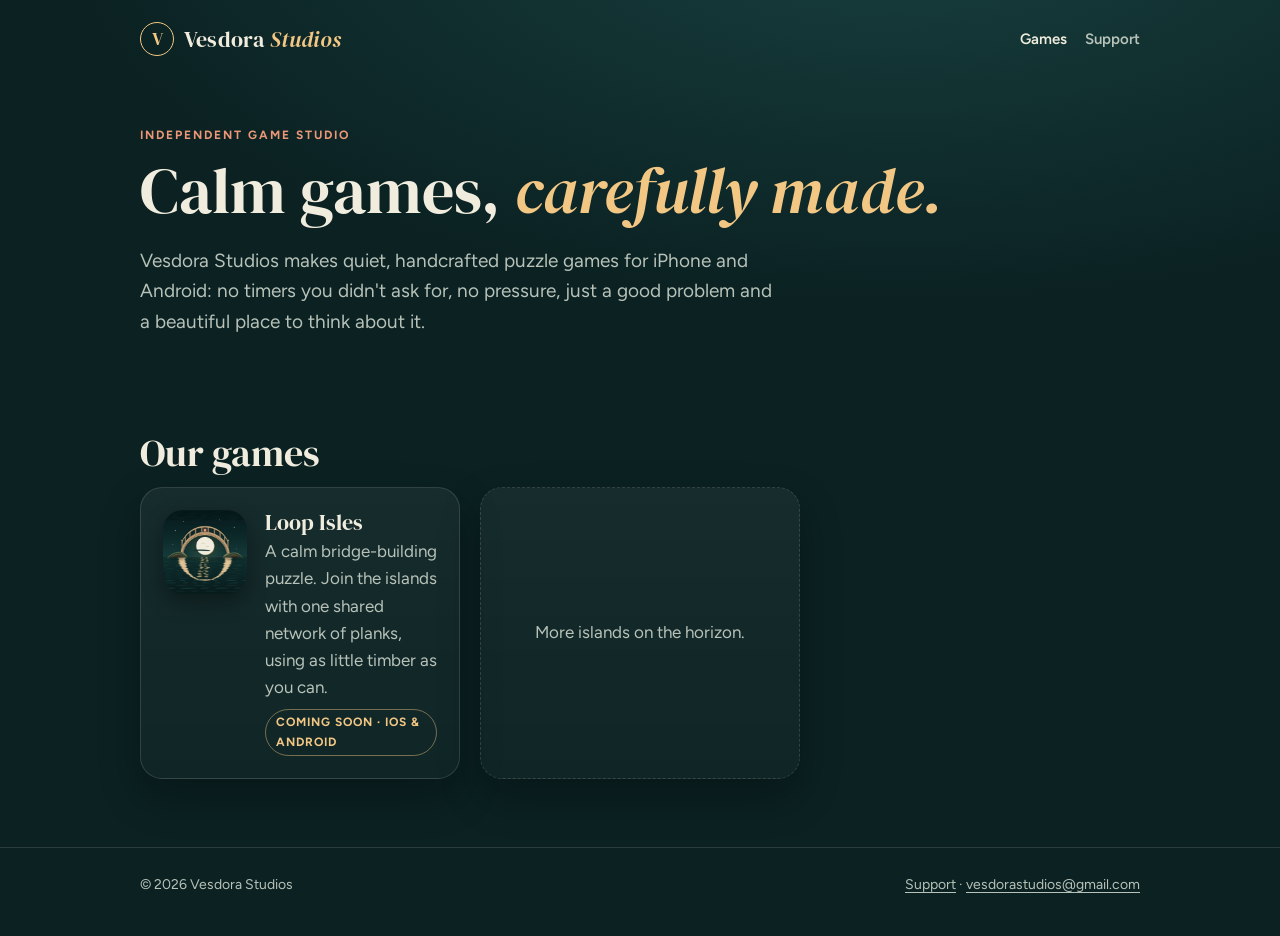
<file: index.html>
<!doctype html>
<html lang="en">
<head>
<meta charset="utf-8">
<meta name="viewport" content="width=device-width, initial-scale=1">
<title>Vesdora Studios</title>
<meta name="description" content="Vesdora Studios makes calm, handcrafted puzzle games for iPhone and Android.">
<link rel="icon" href="/assets/favicon.png">
<link rel="preconnect" href="https://fonts.googleapis.com">
<link rel="preconnect" href="https://fonts.gstatic.com" crossorigin>
<link href="https://fonts.googleapis.com/css2?family=DM+Serif+Display:ital@0;1&family=Figtree:wght@400;600;700&display=swap" rel="stylesheet">
<link rel="stylesheet" href="/assets/style.css">
</head>
<body>
<header class="top">
  <div class="wrap">
    <a class="brand" href="/"><span class="brand-mark">V</span><span class="brand-name">Vesdora <em>Studios</em></span></a>
    <nav class="nav"><a href="/" aria-current="page">Games</a><a href="/support/">Support</a></nav>
  </div>
</header>

<main class="wrap">
  <section class="hero">
    <p class="eyebrow">Independent game studio</p>
    <h1>Calm games, <em>carefully made.</em></h1>
    <p class="lead">Vesdora Studios makes quiet, handcrafted puzzle games for iPhone and Android: no timers you didn't ask for, no pressure, just a good problem and a beautiful place to think about it.</p>
  </section>

  <section>
    <h2>Our games</h2>
    <div class="grid">
      <a class="card game-card" href="/loop-isles/">
        <img src="/assets/loop-isles/icon.webp" alt="Loop Isles app icon: an arched bridge and its reflection forming a ring around the moon">
        <div>
          <h3>Loop Isles</h3>
          <p class="muted" style="margin:0">A calm bridge-building puzzle. Join the islands with one shared network of planks, using as little timber as you can.</p>
          <span class="tag">Coming soon · iOS &amp; Android</span>
        </div>
      </a>
      <div class="card soon">More islands on the horizon.</div>
    </div>
  </section>
</main>

<footer class="foot">
  <div class="wrap">
    <span>© 2026 Vesdora Studios</span>
    <span><a href="/support/">Support</a> · <a href="mailto:vesdorastudios@gmail.com">vesdorastudios@gmail.com</a></span>
  </div>
</footer>
</body>
</html>
</file>
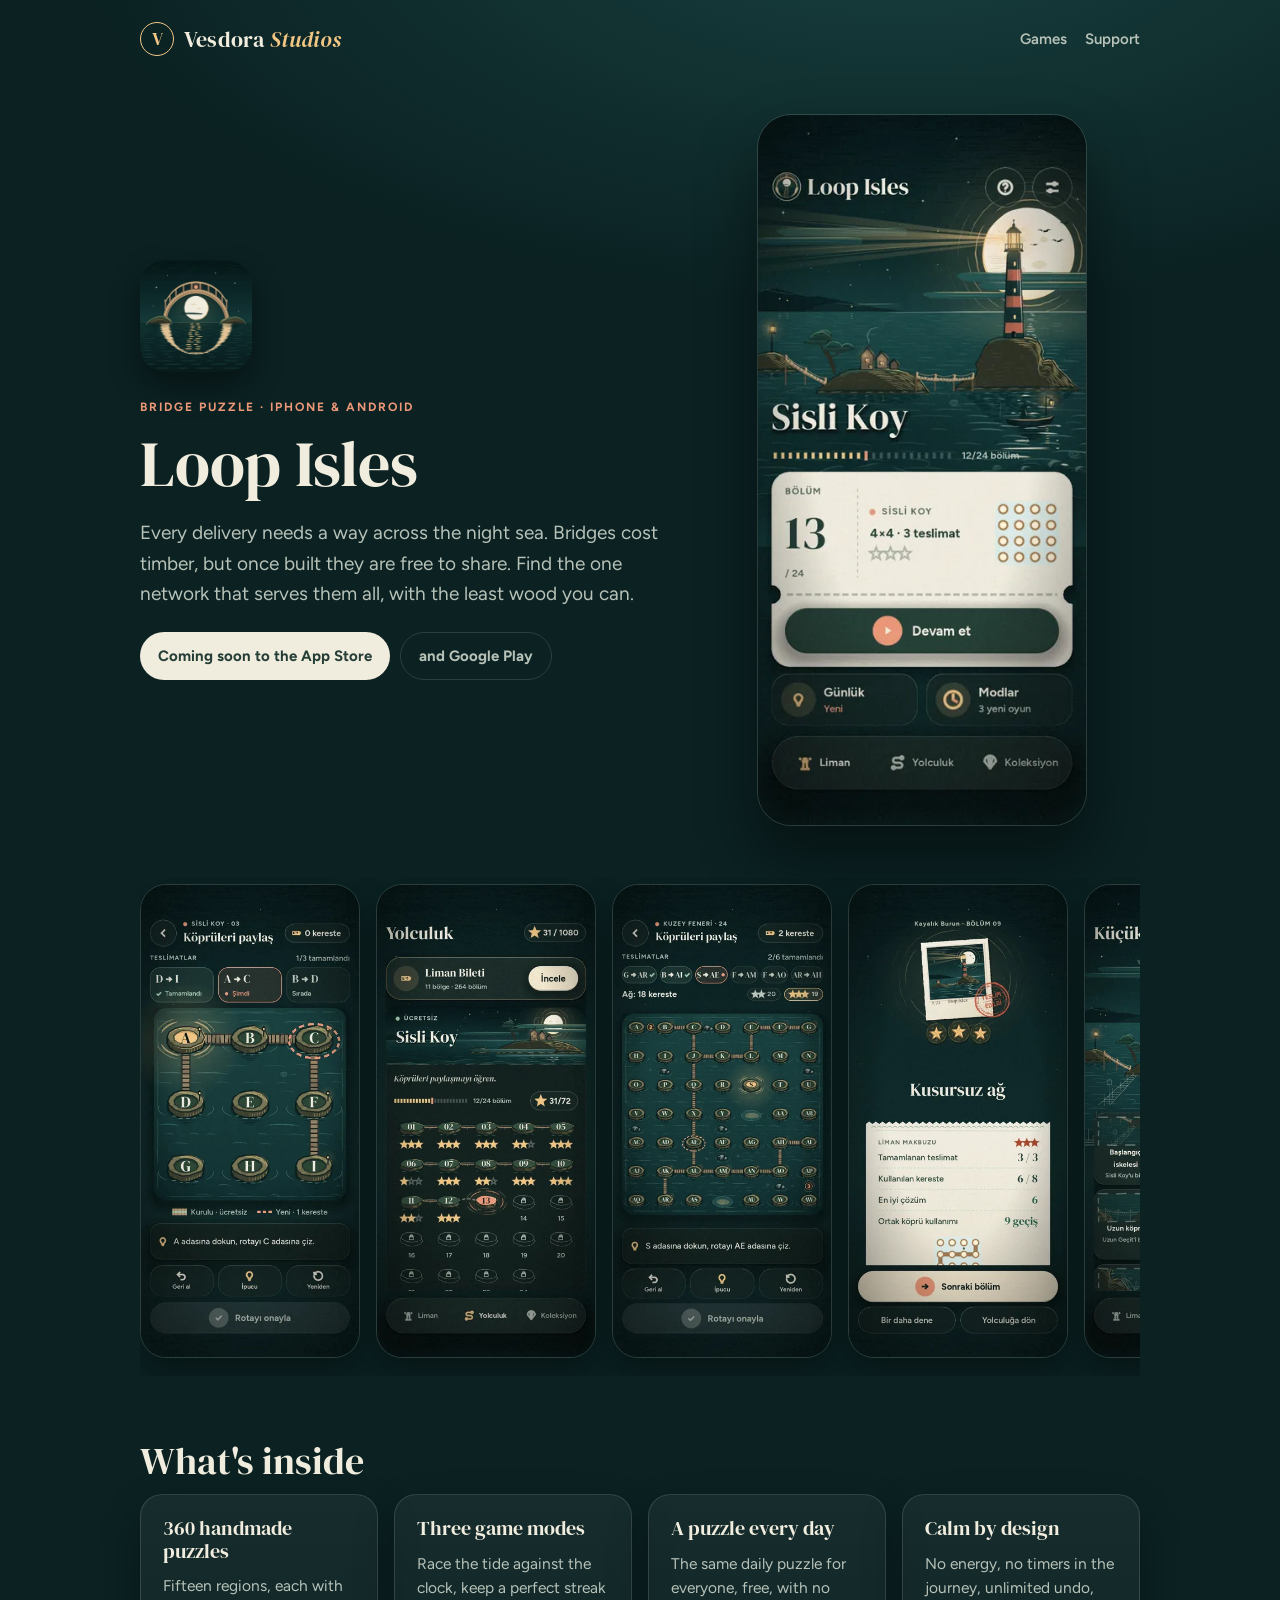
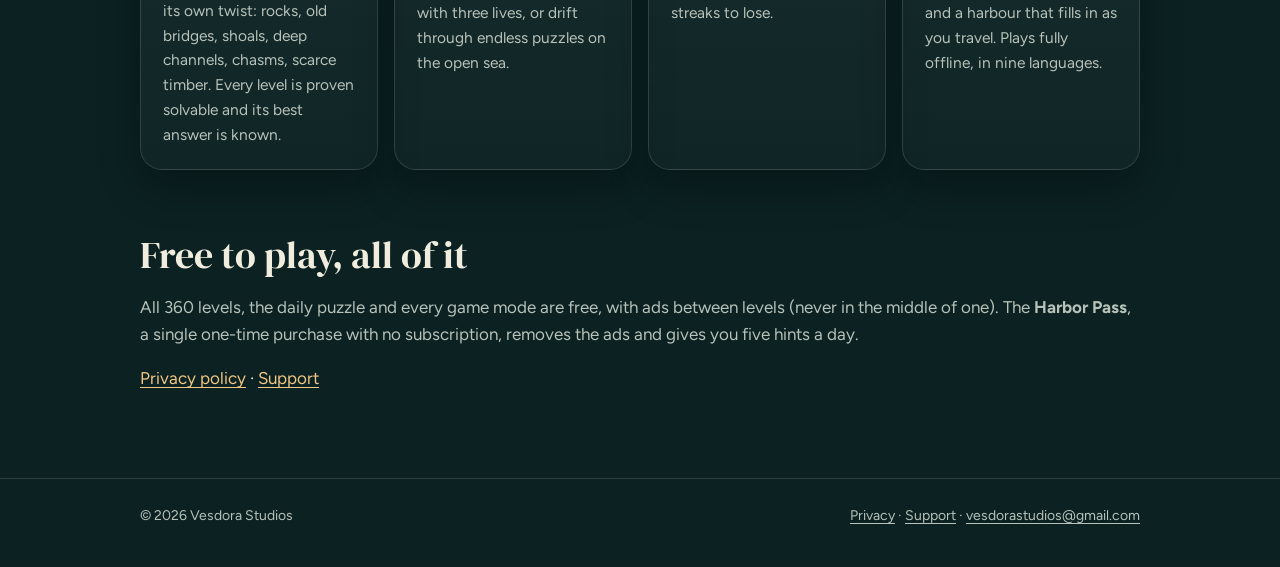
<file: loop-isles/index.html>
<!doctype html>
<html lang="en">
<head>
<meta charset="utf-8">
<meta name="viewport" content="width=device-width, initial-scale=1">
<title>Loop Isles · Vesdora Studios</title>
<meta name="description" content="Loop Isles is a calm bridge-building puzzle for iPhone and Android: build one shared network of bridges that serves every delivery with the least timber.">
<link rel="icon" href="/assets/favicon.png">
<link rel="apple-touch-icon" href="/assets/loop-isles/icon-180.png">
<link rel="preconnect" href="https://fonts.googleapis.com">
<link rel="preconnect" href="https://fonts.gstatic.com" crossorigin>
<link href="https://fonts.googleapis.com/css2?family=DM+Serif+Display:ital@0;1&family=Figtree:wght@400;600;700&display=swap" rel="stylesheet">
<link rel="stylesheet" href="/assets/style.css">
</head>
<body>
<header class="top">
  <div class="wrap">
    <a class="brand" href="/"><span class="brand-mark">V</span><span class="brand-name">Vesdora <em>Studios</em></span></a>
    <nav class="nav"><a href="/">Games</a><a href="/support/">Support</a></nav>
  </div>
</header>

<main class="wrap">
  <div class="game-hero">
    <div>
      <img class="icon" src="/assets/loop-isles/icon.webp" alt="Loop Isles app icon">
      <p class="eyebrow">Bridge puzzle · iPhone &amp; Android</p>
      <h1>Loop Isles</h1>
      <p class="lead">Every delivery needs a way across the night sea. Bridges cost timber, but once built they are free to share. Find the one network that serves them all, with the least wood you can.</p>
      <div class="badges">
        <span class="badge">Coming soon to the App Store</span>
        <span class="badge ghost">and Google Play</span>
      </div>
    </div>
    <img class="phone" src="/assets/loop-isles/home.webp" alt="Loop Isles home screen: a linocut harbour at night with a lighthouse and the next level ticket">
  </div>

  <section>
    <div class="shots" aria-label="Screenshots">
      <img src="/assets/loop-isles/game.webp" alt="A 3 by 3 board with islands joined by plank bridges">
      <img src="/assets/loop-isles/journey.webp" alt="The journey map with regions and finished levels">
      <img src="/assets/loop-isles/7x7.webp" alt="A large 7 by 7 board in the last region">
      <img src="/assets/loop-isles/result.webp" alt="A finished level with a stamped print and three stars">
      <img src="/assets/loop-isles/collection.webp" alt="The harbour collection that fills in as regions are completed">
    </div>
  </section>

  <section>
    <h2>What's inside</h2>
    <div class="features">
      <div class="card"><h3>360 handmade puzzles</h3><p>Fifteen regions, each with its own twist: rocks, old bridges, shoals, deep channels, chasms, scarce timber. Every level is proven solvable and its best answer is known.</p></div>
      <div class="card"><h3>Three game modes</h3><p>Race the tide against the clock, keep a perfect streak with three lives, or drift through endless puzzles on the open sea.</p></div>
      <div class="card"><h3>A puzzle every day</h3><p>The same daily puzzle for everyone, free, with no streaks to lose.</p></div>
      <div class="card"><h3>Calm by design</h3><p>No energy, no timers in the journey, unlimited undo, and a harbour that fills in as you travel. Plays fully offline, in nine languages.</p></div>
    </div>
  </section>

  <section>
    <h2>Free to play, all of it</h2>
    <p class="muted">All 360 levels, the daily puzzle and every game mode are free, with ads between levels (never in the middle of one). The <strong>Harbor Pass</strong>, a single one-time purchase with no subscription, removes the ads and gives you five hints a day.</p>
    <p><a href="/loop-isles/privacy/">Privacy policy</a> · <a href="/support/">Support</a></p>
  </section>
</main>

<footer class="foot">
  <div class="wrap">
    <span>© 2026 Vesdora Studios</span>
    <span><a href="/loop-isles/privacy/">Privacy</a> · <a href="/support/">Support</a> · <a href="mailto:vesdorastudios@gmail.com">vesdorastudios@gmail.com</a></span>
  </div>
</footer>
</body>
</html>
</file>
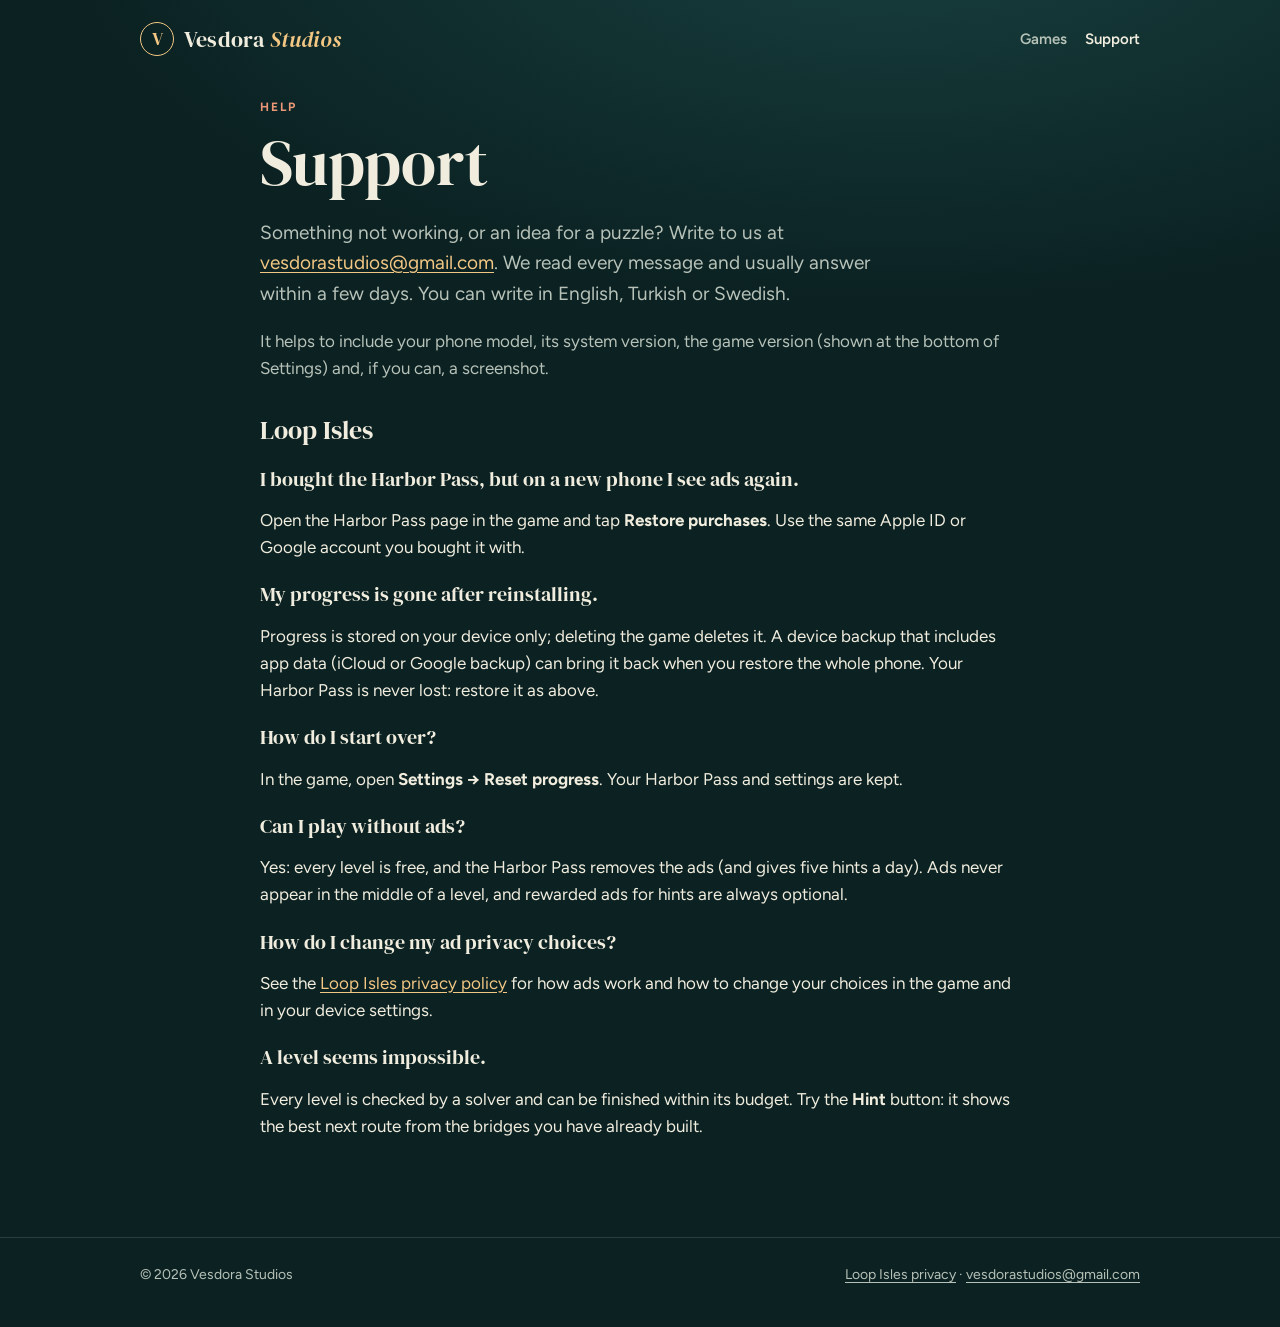
<file: support/index.html>
<!doctype html>
<html lang="en">
<head>
<meta charset="utf-8">
<meta name="viewport" content="width=device-width, initial-scale=1">
<title>Support · Vesdora Studios</title>
<meta name="description" content="Help and contact for Vesdora Studios games, including Loop Isles.">
<link rel="icon" href="/assets/favicon.png">
<link rel="preconnect" href="https://fonts.googleapis.com">
<link rel="preconnect" href="https://fonts.gstatic.com" crossorigin>
<link href="https://fonts.googleapis.com/css2?family=DM+Serif+Display:ital@0;1&family=Figtree:wght@400;600;700&display=swap" rel="stylesheet">
<link rel="stylesheet" href="/assets/style.css">
</head>
<body>
<header class="top">
  <div class="wrap">
    <a class="brand" href="/"><span class="brand-mark">V</span><span class="brand-name">Vesdora <em>Studios</em></span></a>
    <nav class="nav"><a href="/">Games</a><a href="/support/" aria-current="page">Support</a></nav>
  </div>
</header>

<main class="wrap prose">
  <p class="eyebrow">Help</p>
  <h1>Support</h1>
  <p class="lead">Something not working, or an idea for a puzzle? Write to us at <a href="mailto:vesdorastudios@gmail.com">vesdorastudios@gmail.com</a>. We read every message and usually answer within a few days. You can write in English, Turkish or Swedish.</p>
  <p class="muted">It helps to include your phone model, its system version, the game version (shown at the bottom of Settings) and, if you can, a screenshot.</p>

  <h2>Loop Isles</h2>

  <h3>I bought the Harbor Pass, but on a new phone I see ads again.</h3>
  <p>Open the Harbor Pass page in the game and tap <strong>Restore purchases</strong>. Use the same Apple ID or Google account you bought it with.</p>

  <h3>My progress is gone after reinstalling.</h3>
  <p>Progress is stored on your device only; deleting the game deletes it. A device backup that includes app data (iCloud or Google backup) can bring it back when you restore the whole phone. Your Harbor Pass is never lost: restore it as above.</p>

  <h3>How do I start over?</h3>
  <p>In the game, open <strong>Settings → Reset progress</strong>. Your Harbor Pass and settings are kept.</p>

  <h3>Can I play without ads?</h3>
  <p>Yes: every level is free, and the Harbor Pass removes the ads (and gives five hints a day). Ads never appear in the middle of a level, and rewarded ads for hints are always optional.</p>

  <h3>How do I change my ad privacy choices?</h3>
  <p>See the <a href="/loop-isles/privacy/">Loop Isles privacy policy</a> for how ads work and how to change your choices in the game and in your device settings.</p>

  <h3>A level seems impossible.</h3>
  <p>Every level is checked by a solver and can be finished within its budget. Try the <strong>Hint</strong> button: it shows the best next route from the bridges you have already built.</p>
</main>

<footer class="foot">
  <div class="wrap">
    <span>© 2026 Vesdora Studios</span>
    <span><a href="/loop-isles/privacy/">Loop Isles privacy</a> · <a href="mailto:vesdorastudios@gmail.com">vesdorastudios@gmail.com</a></span>
  </div>
</footer>
</body>
</html>
</file>
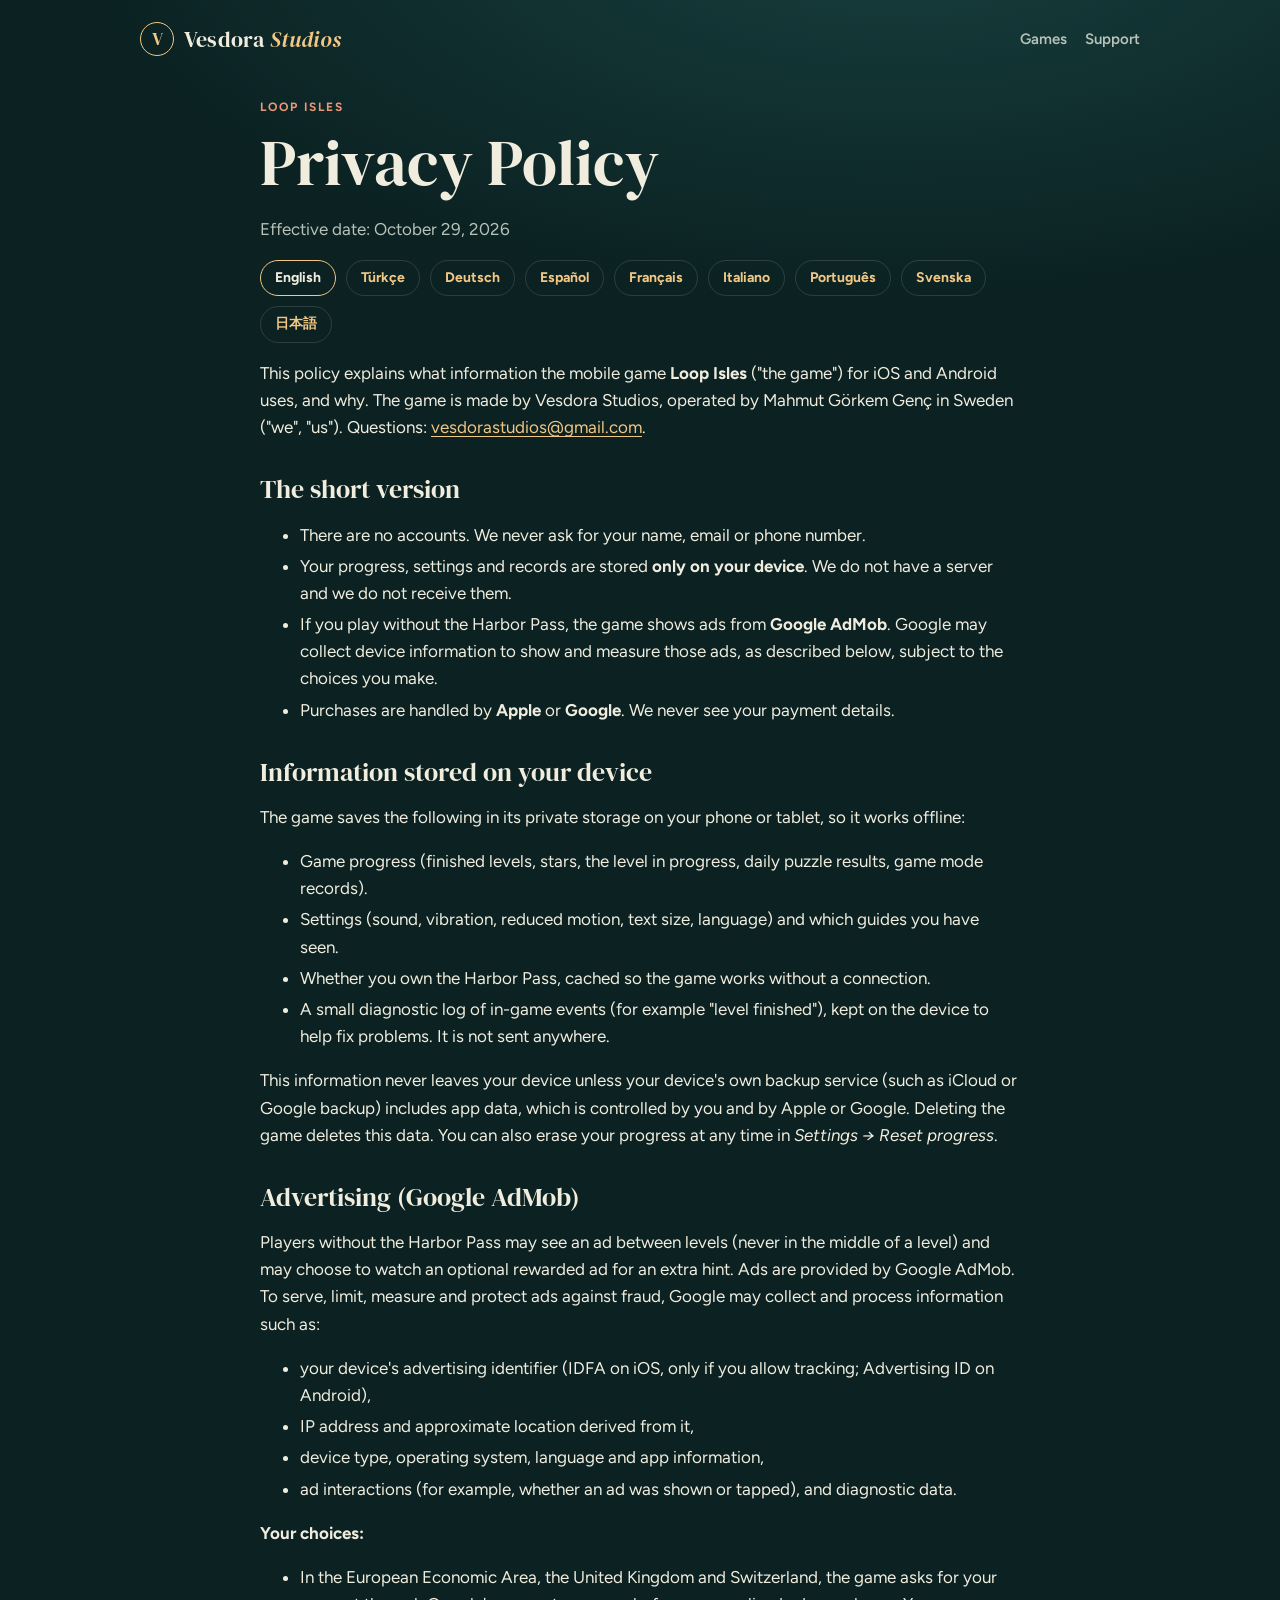
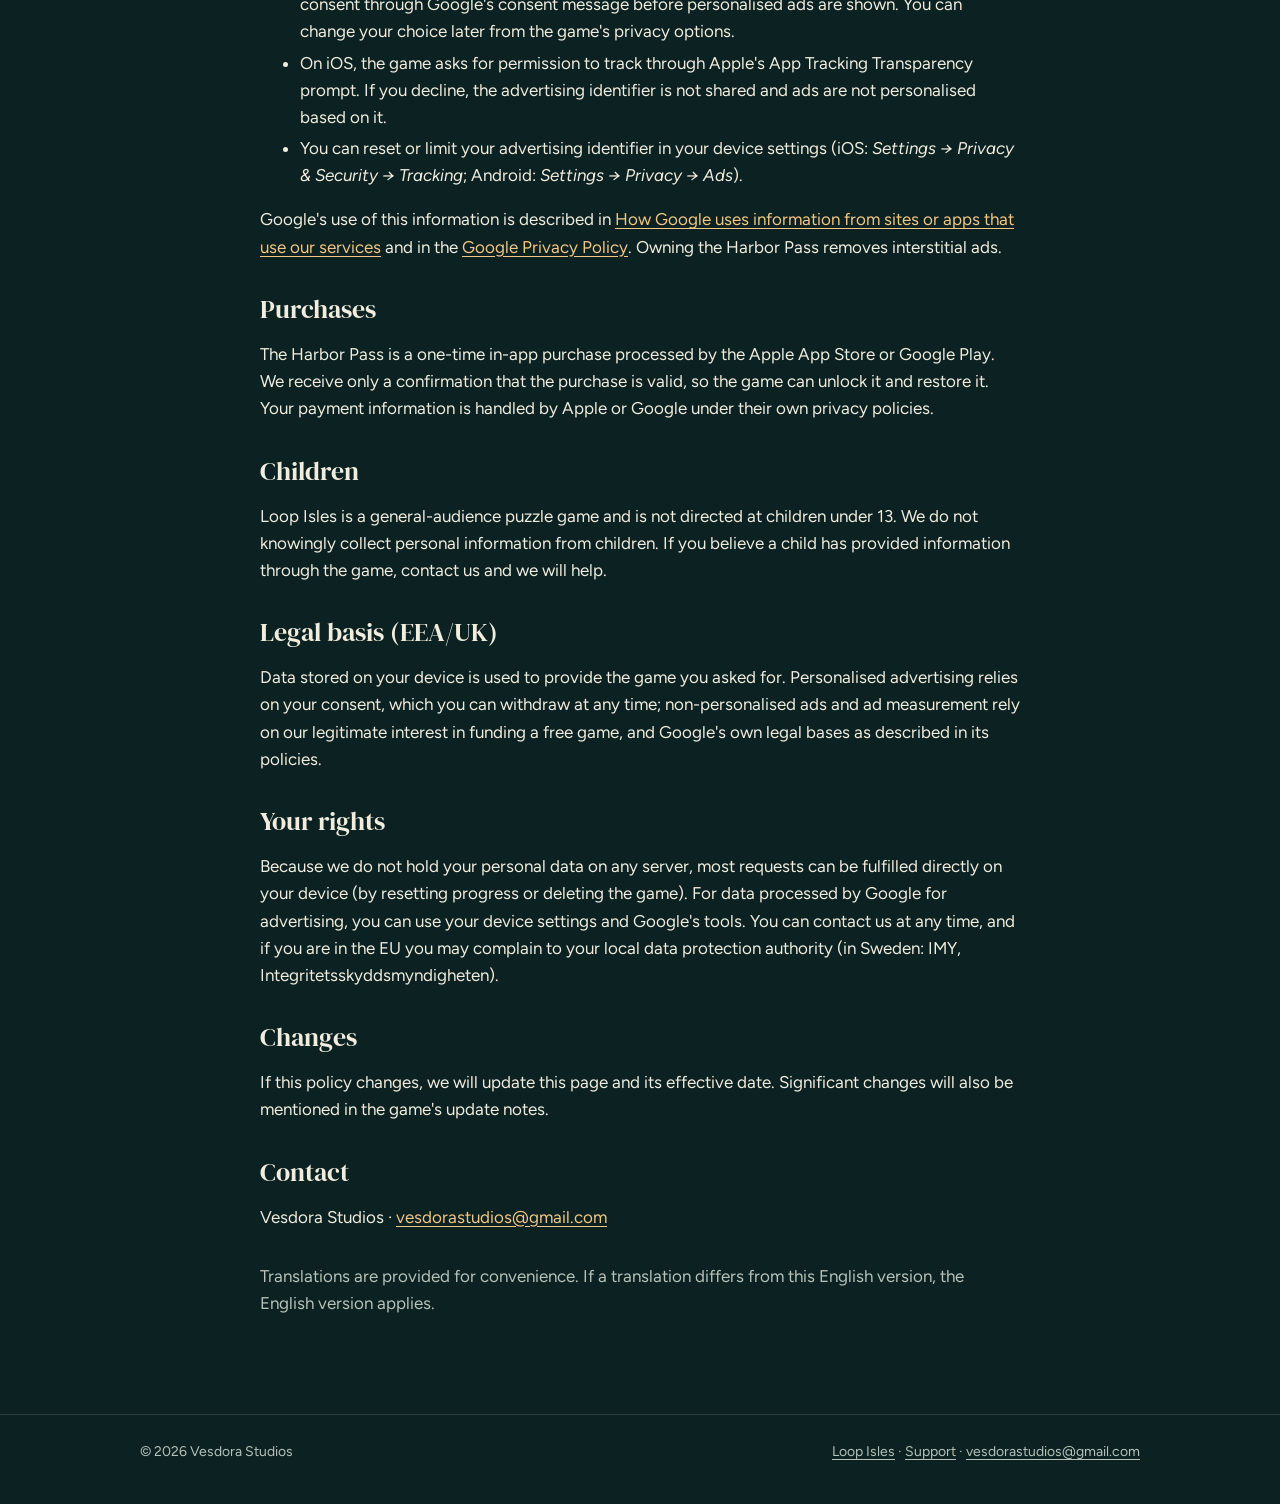
<file: loop-isles/privacy/index.html>
<!doctype html>
<html lang="en">
<head>
<meta charset="utf-8">
<meta name="viewport" content="width=device-width, initial-scale=1">
<title>Loop Isles Privacy Policy · Vesdora Studios</title>
<meta name="description" content="How Loop Isles handles your data: progress stays on your device; ads are served by Google AdMob; purchases go through Apple or Google.">
<link rel="icon" href="/assets/favicon.png">
<link rel="preconnect" href="https://fonts.googleapis.com">
<link rel="preconnect" href="https://fonts.gstatic.com" crossorigin>
<link href="https://fonts.googleapis.com/css2?family=DM+Serif+Display:ital@0;1&family=Figtree:wght@400;600;700&display=swap" rel="stylesheet">
<link rel="stylesheet" href="/assets/style.css">
</head>
<body>
<header class="top">
  <div class="wrap">
    <a class="brand" href="/"><span class="brand-mark">V</span><span class="brand-name">Vesdora <em>Studios</em></span></a>
    <nav class="nav"><a href="/">Games</a><a href="/support/">Support</a></nav>
  </div>
</header>

<main class="wrap prose">
  <p class="eyebrow">Loop Isles</p>
  <h1>Privacy Policy</h1>
  <p class="muted">Effective date: October 29, 2026</p>
  <nav class="toc" aria-label="Language"><a href="/loop-isles/privacy/" lang="en" aria-current="true" style="color:var(--ink);border-color:var(--gold)">English</a><a href="/loop-isles/privacy/tr/" lang="tr">Türkçe</a><a href="/loop-isles/privacy/de/" lang="de">Deutsch</a><a href="/loop-isles/privacy/es/" lang="es">Español</a><a href="/loop-isles/privacy/fr/" lang="fr">Français</a><a href="/loop-isles/privacy/it/" lang="it">Italiano</a><a href="/loop-isles/privacy/pt-br/" lang="pt-BR">Português</a><a href="/loop-isles/privacy/sv/" lang="sv">Svenska</a><a href="/loop-isles/privacy/ja/" lang="ja">日本語</a></nav>

  <article id="en" lang="en">
    <p>This policy explains what information the mobile game <strong>Loop Isles</strong> ("the game") for iOS and Android uses, and why. The game is made by Vesdora Studios, operated by Mahmut Görkem Genç in Sweden ("we", "us"). Questions: <a href="mailto:vesdorastudios@gmail.com">vesdorastudios@gmail.com</a>.</p>

    <h2>The short version</h2>
    <ul>
      <li>There are no accounts. We never ask for your name, email or phone number.</li>
      <li>Your progress, settings and records are stored <strong>only on your device</strong>. We do not have a server and we do not receive them.</li>
      <li>If you play without the Harbor Pass, the game shows ads from <strong>Google AdMob</strong>. Google may collect device information to show and measure those ads, as described below, subject to the choices you make.</li>
      <li>Purchases are handled by <strong>Apple</strong> or <strong>Google</strong>. We never see your payment details.</li>
    </ul>

    <h2>Information stored on your device</h2>
    <p>The game saves the following in its private storage on your phone or tablet, so it works offline:</p>
    <ul>
      <li>Game progress (finished levels, stars, the level in progress, daily puzzle results, game mode records).</li>
      <li>Settings (sound, vibration, reduced motion, text size, language) and which guides you have seen.</li>
      <li>Whether you own the Harbor Pass, cached so the game works without a connection.</li>
      <li>A small diagnostic log of in-game events (for example "level finished"), kept on the device to help fix problems. It is not sent anywhere.</li>
    </ul>
    <p>This information never leaves your device unless your device's own backup service (such as iCloud or Google backup) includes app data, which is controlled by you and by Apple or Google. Deleting the game deletes this data. You can also erase your progress at any time in <em>Settings → Reset progress</em>.</p>

    <h2>Advertising (Google AdMob)</h2>
    <p>Players without the Harbor Pass may see an ad between levels (never in the middle of a level) and may choose to watch an optional rewarded ad for an extra hint. Ads are provided by Google AdMob. To serve, limit, measure and protect ads against fraud, Google may collect and process information such as:</p>
    <ul>
      <li>your device's advertising identifier (IDFA on iOS, only if you allow tracking; Advertising ID on Android),</li>
      <li>IP address and approximate location derived from it,</li>
      <li>device type, operating system, language and app information,</li>
      <li>ad interactions (for example, whether an ad was shown or tapped), and diagnostic data.</li>
    </ul>
    <p><strong>Your choices:</strong></p>
    <ul>
      <li>In the European Economic Area, the United Kingdom and Switzerland, the game asks for your consent through Google's consent message before personalised ads are shown. You can change your choice later from the game's privacy options.</li>
      <li>On iOS, the game asks for permission to track through Apple's App Tracking Transparency prompt. If you decline, the advertising identifier is not shared and ads are not personalised based on it.</li>
      <li>You can reset or limit your advertising identifier in your device settings (iOS: <em>Settings → Privacy &amp; Security → Tracking</em>; Android: <em>Settings → Privacy → Ads</em>).</li>
    </ul>
    <p>Google's use of this information is described in <a href="https://policies.google.com/technologies/partner-sites">How Google uses information from sites or apps that use our services</a> and in the <a href="https://policies.google.com/privacy">Google Privacy Policy</a>. Owning the Harbor Pass removes interstitial ads.</p>

    <h2>Purchases</h2>
    <p>The Harbor Pass is a one-time in-app purchase processed by the Apple App Store or Google Play. We receive only a confirmation that the purchase is valid, so the game can unlock it and restore it. Your payment information is handled by Apple or Google under their own privacy policies.</p>

    <h2>Children</h2>
    <p>Loop Isles is a general-audience puzzle game and is not directed at children under 13. We do not knowingly collect personal information from children. If you believe a child has provided information through the game, contact us and we will help.</p>

    <h2>Legal basis (EEA/UK)</h2>
    <p>Data stored on your device is used to provide the game you asked for. Personalised advertising relies on your consent, which you can withdraw at any time; non-personalised ads and ad measurement rely on our legitimate interest in funding a free game, and Google's own legal bases as described in its policies.</p>

    <h2>Your rights</h2>
    <p>Because we do not hold your personal data on any server, most requests can be fulfilled directly on your device (by resetting progress or deleting the game). For data processed by Google for advertising, you can use your device settings and Google's tools. You can contact us at any time, and if you are in the EU you may complain to your local data protection authority (in Sweden: IMY, Integritetsskyddsmyndigheten).</p>

    <h2>Changes</h2>
    <p>If this policy changes, we will update this page and its effective date. Significant changes will also be mentioned in the game's update notes.</p>

    <h2>Contact</h2>
    <p>Vesdora Studios · <a href="mailto:vesdorastudios@gmail.com">vesdorastudios@gmail.com</a></p>
  </article>
  <p class="muted" style="margin-top:32px">Translations are provided for convenience. If a translation differs from this English version, the English version applies.</p>
</main>

<footer class="foot">
  <div class="wrap">
    <span>© 2026 Vesdora Studios</span>
    <span><a href="/loop-isles/">Loop Isles</a> · <a href="/support/">Support</a> · <a href="mailto:vesdorastudios@gmail.com">vesdorastudios@gmail.com</a></span>
  </div>
</footer>
</body>
</html>
</file>
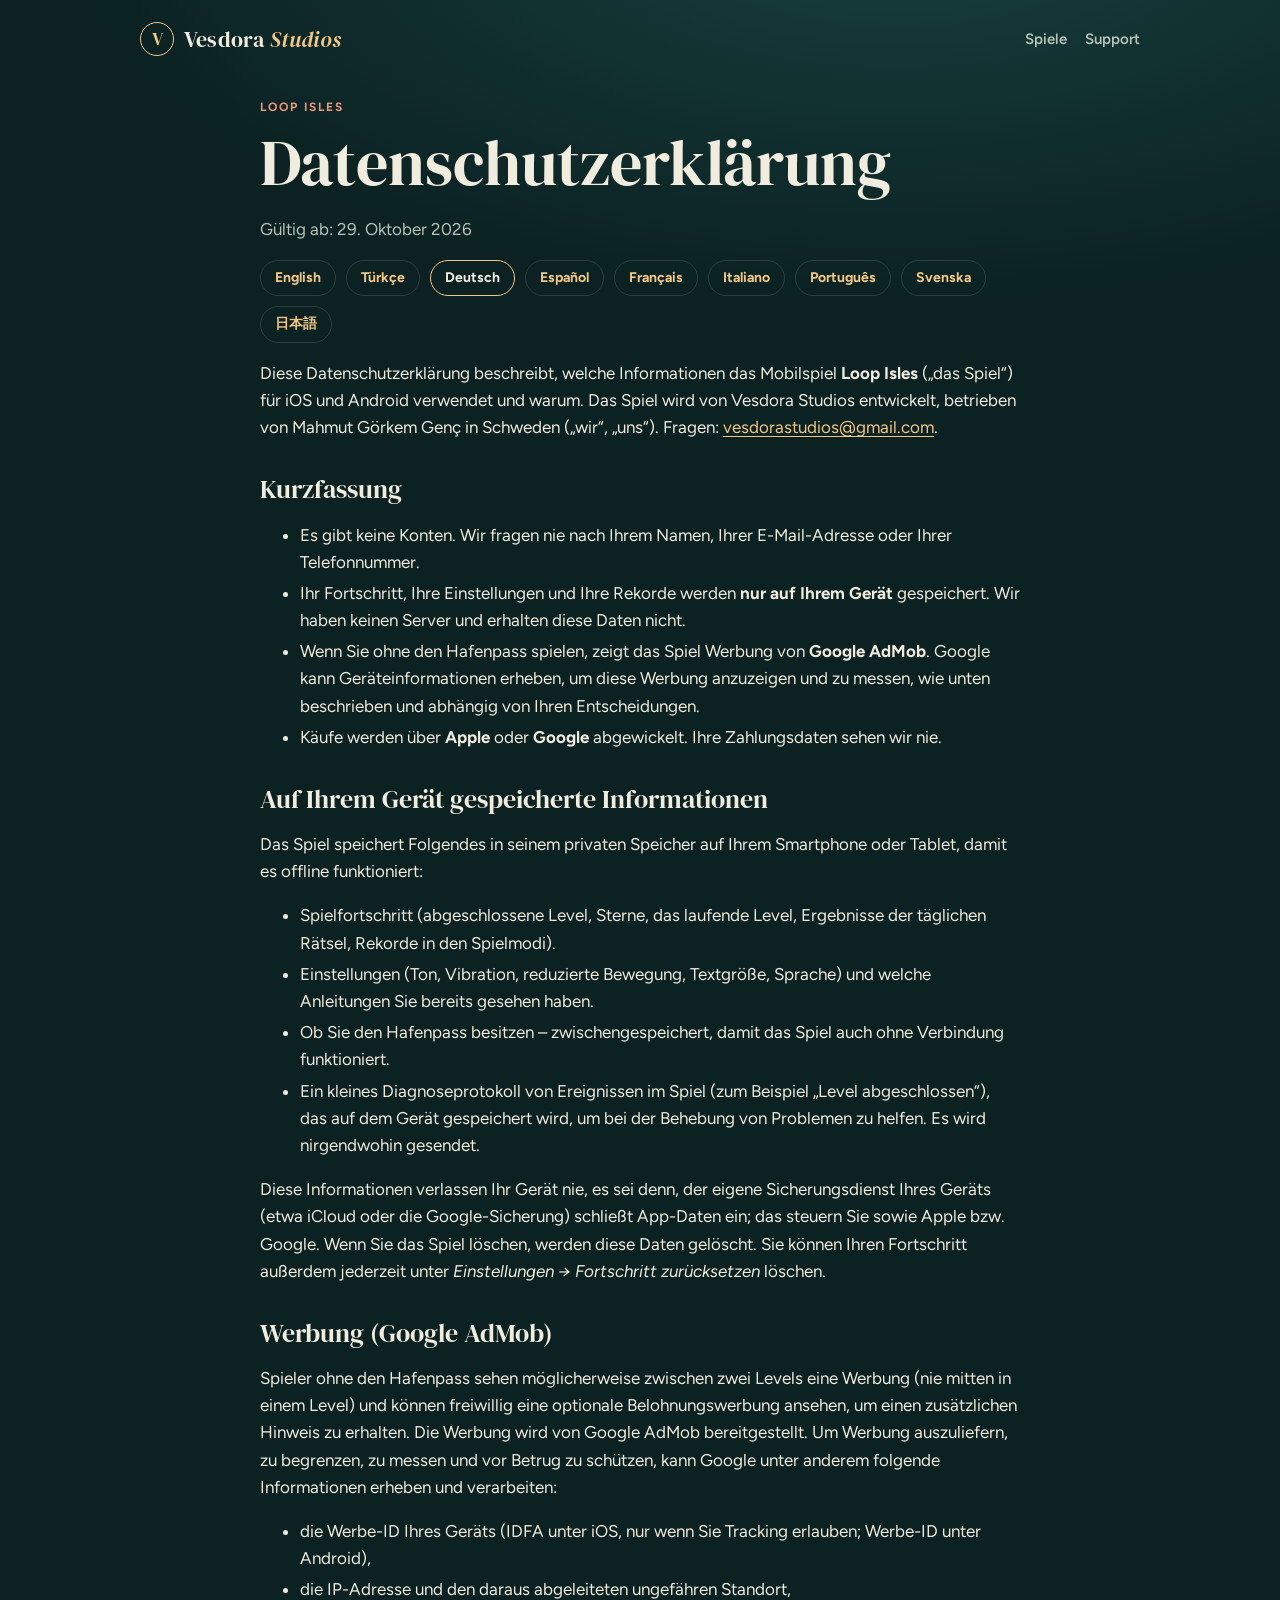
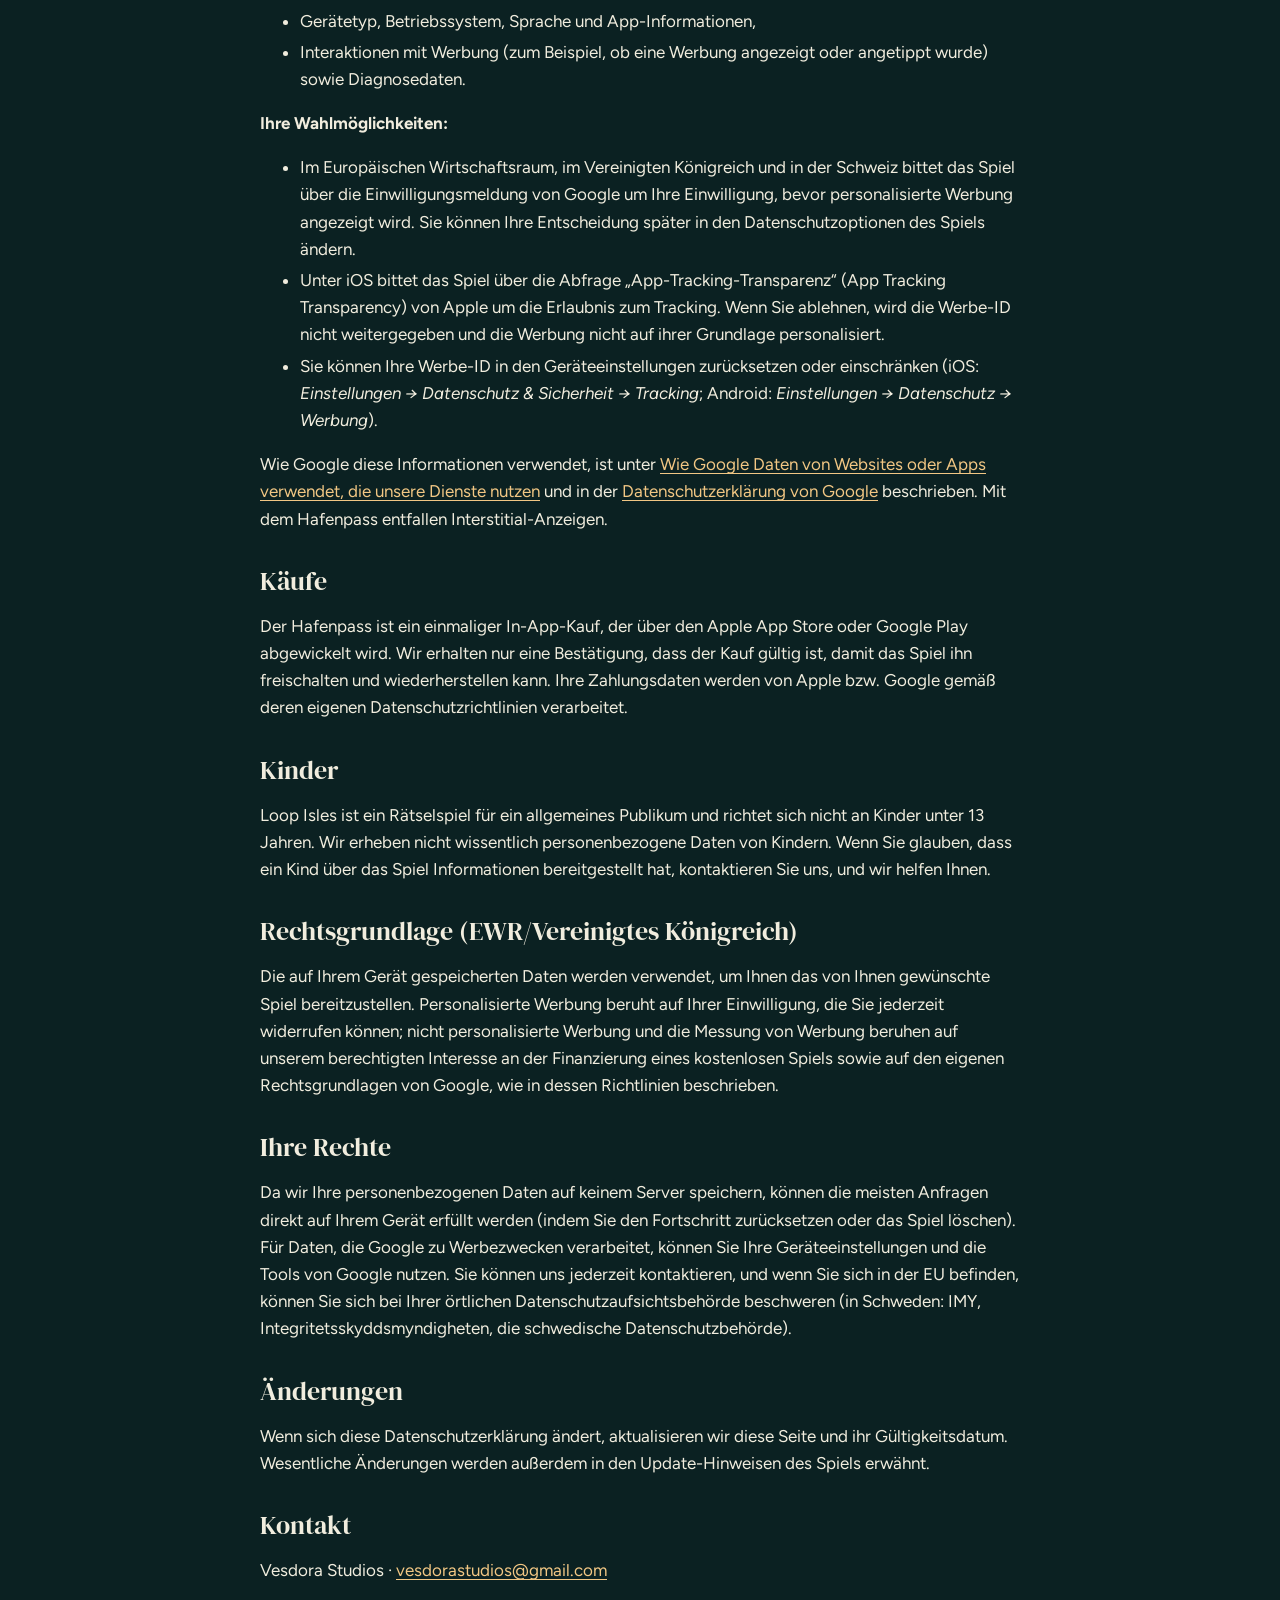
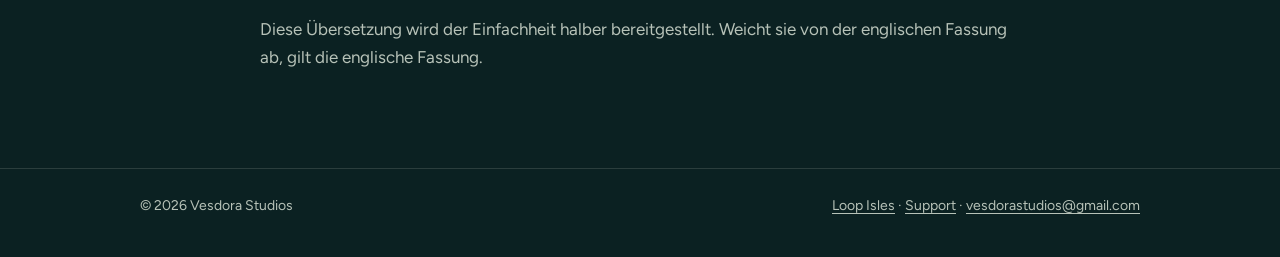
<file: loop-isles/privacy/de/index.html>
<!doctype html>
<html lang="de">
<head>
<meta charset="utf-8">
<meta name="viewport" content="width=device-width, initial-scale=1">
<title>Loop Isles Datenschutzerklärung · Vesdora Studios</title>
<meta name="description" content="Wie Loop Isles mit Ihren Daten umgeht: Der Fortschritt bleibt auf Ihrem Gerät, Werbung wird von Google AdMob ausgeliefert, Käufe laufen über Apple oder Google.">
<link rel="icon" href="/assets/favicon.png">
<link rel="preconnect" href="https://fonts.googleapis.com">
<link rel="preconnect" href="https://fonts.gstatic.com" crossorigin>
<link href="https://fonts.googleapis.com/css2?family=DM+Serif+Display:ital@0;1&family=Figtree:wght@400;600;700&display=swap" rel="stylesheet">
<link rel="stylesheet" href="/assets/style.css">
</head>
<body>
<header class="top">
  <div class="wrap">
    <a class="brand" href="/"><span class="brand-mark">V</span><span class="brand-name">Vesdora <em>Studios</em></span></a>
    <nav class="nav"><a href="/">Spiele</a><a href="/support/">Support</a></nav>
  </div>
</header>

<main class="wrap prose">
  <p class="eyebrow">Loop Isles</p>
  <h1>Datenschutzerklärung</h1>
  <p class="muted">Gültig ab: 29. Oktober 2026</p>
  <nav class="toc" aria-label="Language"><a href="/loop-isles/privacy/" lang="en">English</a><a href="/loop-isles/privacy/tr/" lang="tr">Türkçe</a><a href="/loop-isles/privacy/de/" lang="de" aria-current="true" style="color:var(--ink);border-color:var(--gold)">Deutsch</a><a href="/loop-isles/privacy/es/" lang="es">Español</a><a href="/loop-isles/privacy/fr/" lang="fr">Français</a><a href="/loop-isles/privacy/it/" lang="it">Italiano</a><a href="/loop-isles/privacy/pt-br/" lang="pt-BR">Português</a><a href="/loop-isles/privacy/sv/" lang="sv">Svenska</a><a href="/loop-isles/privacy/ja/" lang="ja">日本語</a></nav>

  <article id="de" lang="de">
    <p>Diese Datenschutzerklärung beschreibt, welche Informationen das Mobilspiel <strong>Loop Isles</strong> („das Spiel“) für iOS und Android verwendet und warum. Das Spiel wird von Vesdora Studios entwickelt, betrieben von Mahmut Görkem Genç in Schweden („wir“, „uns“). Fragen: <a href="mailto:vesdorastudios@gmail.com">vesdorastudios@gmail.com</a>.</p>

    <h2>Kurzfassung</h2>
    <ul>
      <li>Es gibt keine Konten. Wir fragen nie nach Ihrem Namen, Ihrer E-Mail-Adresse oder Ihrer Telefonnummer.</li>
      <li>Ihr Fortschritt, Ihre Einstellungen und Ihre Rekorde werden <strong>nur auf Ihrem Gerät</strong> gespeichert. Wir haben keinen Server und erhalten diese Daten nicht.</li>
      <li>Wenn Sie ohne den Hafenpass spielen, zeigt das Spiel Werbung von <strong>Google AdMob</strong>. Google kann Geräteinformationen erheben, um diese Werbung anzuzeigen und zu messen, wie unten beschrieben und abhängig von Ihren Entscheidungen.</li>
      <li>Käufe werden über <strong>Apple</strong> oder <strong>Google</strong> abgewickelt. Ihre Zahlungsdaten sehen wir nie.</li>
    </ul>

    <h2>Auf Ihrem Gerät gespeicherte Informationen</h2>
    <p>Das Spiel speichert Folgendes in seinem privaten Speicher auf Ihrem Smartphone oder Tablet, damit es offline funktioniert:</p>
    <ul>
      <li>Spielfortschritt (abgeschlossene Level, Sterne, das laufende Level, Ergebnisse der täglichen Rätsel, Rekorde in den Spielmodi).</li>
      <li>Einstellungen (Ton, Vibration, reduzierte Bewegung, Textgröße, Sprache) und welche Anleitungen Sie bereits gesehen haben.</li>
      <li>Ob Sie den Hafenpass besitzen – zwischengespeichert, damit das Spiel auch ohne Verbindung funktioniert.</li>
      <li>Ein kleines Diagnoseprotokoll von Ereignissen im Spiel (zum Beispiel „Level abgeschlossen“), das auf dem Gerät gespeichert wird, um bei der Behebung von Problemen zu helfen. Es wird nirgendwohin gesendet.</li>
    </ul>
    <p>Diese Informationen verlassen Ihr Gerät nie, es sei denn, der eigene Sicherungsdienst Ihres Geräts (etwa iCloud oder die Google-Sicherung) schließt App-Daten ein; das steuern Sie sowie Apple bzw. Google. Wenn Sie das Spiel löschen, werden diese Daten gelöscht. Sie können Ihren Fortschritt außerdem jederzeit unter <em>Einstellungen → Fortschritt zurücksetzen</em> löschen.</p>

    <h2>Werbung (Google AdMob)</h2>
    <p>Spieler ohne den Hafenpass sehen möglicherweise zwischen zwei Levels eine Werbung (nie mitten in einem Level) und können freiwillig eine optionale Belohnungswerbung ansehen, um einen zusätzlichen Hinweis zu erhalten. Die Werbung wird von Google AdMob bereitgestellt. Um Werbung auszuliefern, zu begrenzen, zu messen und vor Betrug zu schützen, kann Google unter anderem folgende Informationen erheben und verarbeiten:</p>
    <ul>
      <li>die Werbe-ID Ihres Geräts (IDFA unter iOS, nur wenn Sie Tracking erlauben; Werbe-ID unter Android),</li>
      <li>die IP-Adresse und den daraus abgeleiteten ungefähren Standort,</li>
      <li>Gerätetyp, Betriebssystem, Sprache und App-Informationen,</li>
      <li>Interaktionen mit Werbung (zum Beispiel, ob eine Werbung angezeigt oder angetippt wurde) sowie Diagnosedaten.</li>
    </ul>
    <p><strong>Ihre Wahlmöglichkeiten:</strong></p>
    <ul>
      <li>Im Europäischen Wirtschaftsraum, im Vereinigten Königreich und in der Schweiz bittet das Spiel über die Einwilligungsmeldung von Google um Ihre Einwilligung, bevor personalisierte Werbung angezeigt wird. Sie können Ihre Entscheidung später in den Datenschutzoptionen des Spiels ändern.</li>
      <li>Unter iOS bittet das Spiel über die Abfrage „App-Tracking-Transparenz“ (App Tracking Transparency) von Apple um die Erlaubnis zum Tracking. Wenn Sie ablehnen, wird die Werbe-ID nicht weitergegeben und die Werbung nicht auf ihrer Grundlage personalisiert.</li>
      <li>Sie können Ihre Werbe-ID in den Geräteeinstellungen zurücksetzen oder einschränken (iOS: <em>Einstellungen → Datenschutz &amp; Sicherheit → Tracking</em>; Android: <em>Einstellungen → Datenschutz → Werbung</em>).</li>
    </ul>
    <p>Wie Google diese Informationen verwendet, ist unter <a href="https://policies.google.com/technologies/partner-sites">Wie Google Daten von Websites oder Apps verwendet, die unsere Dienste nutzen</a> und in der <a href="https://policies.google.com/privacy">Datenschutzerklärung von Google</a> beschrieben. Mit dem Hafenpass entfallen Interstitial-Anzeigen.</p>

    <h2>Käufe</h2>
    <p>Der Hafenpass ist ein einmaliger In-App-Kauf, der über den Apple App Store oder Google Play abgewickelt wird. Wir erhalten nur eine Bestätigung, dass der Kauf gültig ist, damit das Spiel ihn freischalten und wiederherstellen kann. Ihre Zahlungsdaten werden von Apple bzw. Google gemäß deren eigenen Datenschutzrichtlinien verarbeitet.</p>

    <h2>Kinder</h2>
    <p>Loop Isles ist ein Rätselspiel für ein allgemeines Publikum und richtet sich nicht an Kinder unter 13 Jahren. Wir erheben nicht wissentlich personenbezogene Daten von Kindern. Wenn Sie glauben, dass ein Kind über das Spiel Informationen bereitgestellt hat, kontaktieren Sie uns, und wir helfen Ihnen.</p>

    <h2>Rechtsgrundlage (EWR/Vereinigtes Königreich)</h2>
    <p>Die auf Ihrem Gerät gespeicherten Daten werden verwendet, um Ihnen das von Ihnen gewünschte Spiel bereitzustellen. Personalisierte Werbung beruht auf Ihrer Einwilligung, die Sie jederzeit widerrufen können; nicht personalisierte Werbung und die Messung von Werbung beruhen auf unserem berechtigten Interesse an der Finanzierung eines kostenlosen Spiels sowie auf den eigenen Rechtsgrundlagen von Google, wie in dessen Richtlinien beschrieben.</p>

    <h2>Ihre Rechte</h2>
    <p>Da wir Ihre personenbezogenen Daten auf keinem Server speichern, können die meisten Anfragen direkt auf Ihrem Gerät erfüllt werden (indem Sie den Fortschritt zurücksetzen oder das Spiel löschen). Für Daten, die Google zu Werbezwecken verarbeitet, können Sie Ihre Geräteeinstellungen und die Tools von Google nutzen. Sie können uns jederzeit kontaktieren, und wenn Sie sich in der EU befinden, können Sie sich bei Ihrer örtlichen Datenschutzaufsichtsbehörde beschweren (in Schweden: IMY, Integritetsskyddsmyndigheten, die schwedische Datenschutzbehörde).</p>

    <h2>Änderungen</h2>
    <p>Wenn sich diese Datenschutzerklärung ändert, aktualisieren wir diese Seite und ihr Gültigkeitsdatum. Wesentliche Änderungen werden außerdem in den Update-Hinweisen des Spiels erwähnt.</p>

    <h2>Kontakt</h2>
    <p>Vesdora Studios · <a href="mailto:vesdorastudios@gmail.com">vesdorastudios@gmail.com</a></p>
  </article>
  <p class="muted" style="margin-top:32px">Diese Übersetzung wird der Einfachheit halber bereitgestellt. Weicht sie von der englischen Fassung ab, gilt die englische Fassung.</p>
</main>

<footer class="foot">
  <div class="wrap">
    <span>© 2026 Vesdora Studios</span>
    <span><a href="/loop-isles/">Loop Isles</a> · <a href="/support/">Support</a> · <a href="mailto:vesdorastudios@gmail.com">vesdorastudios@gmail.com</a></span>
  </div>
</footer>
</body>
</html>
</file>
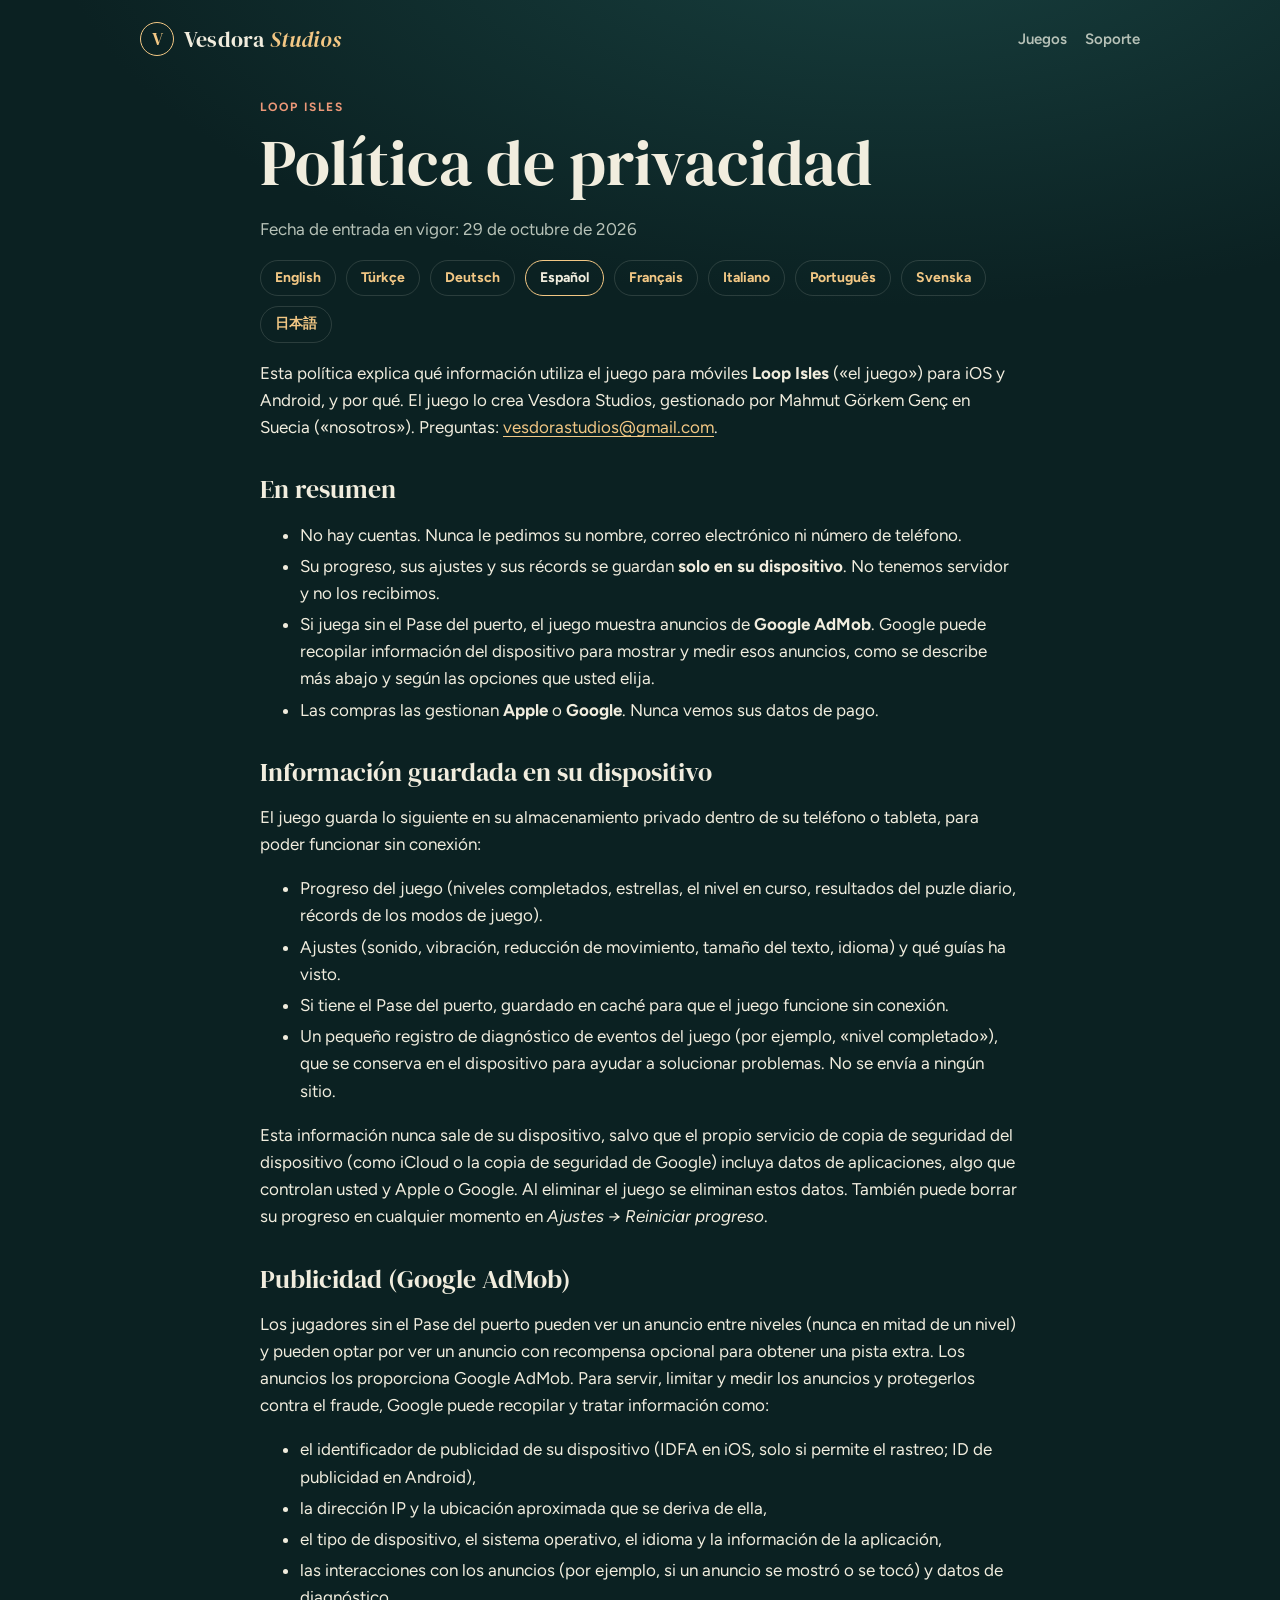
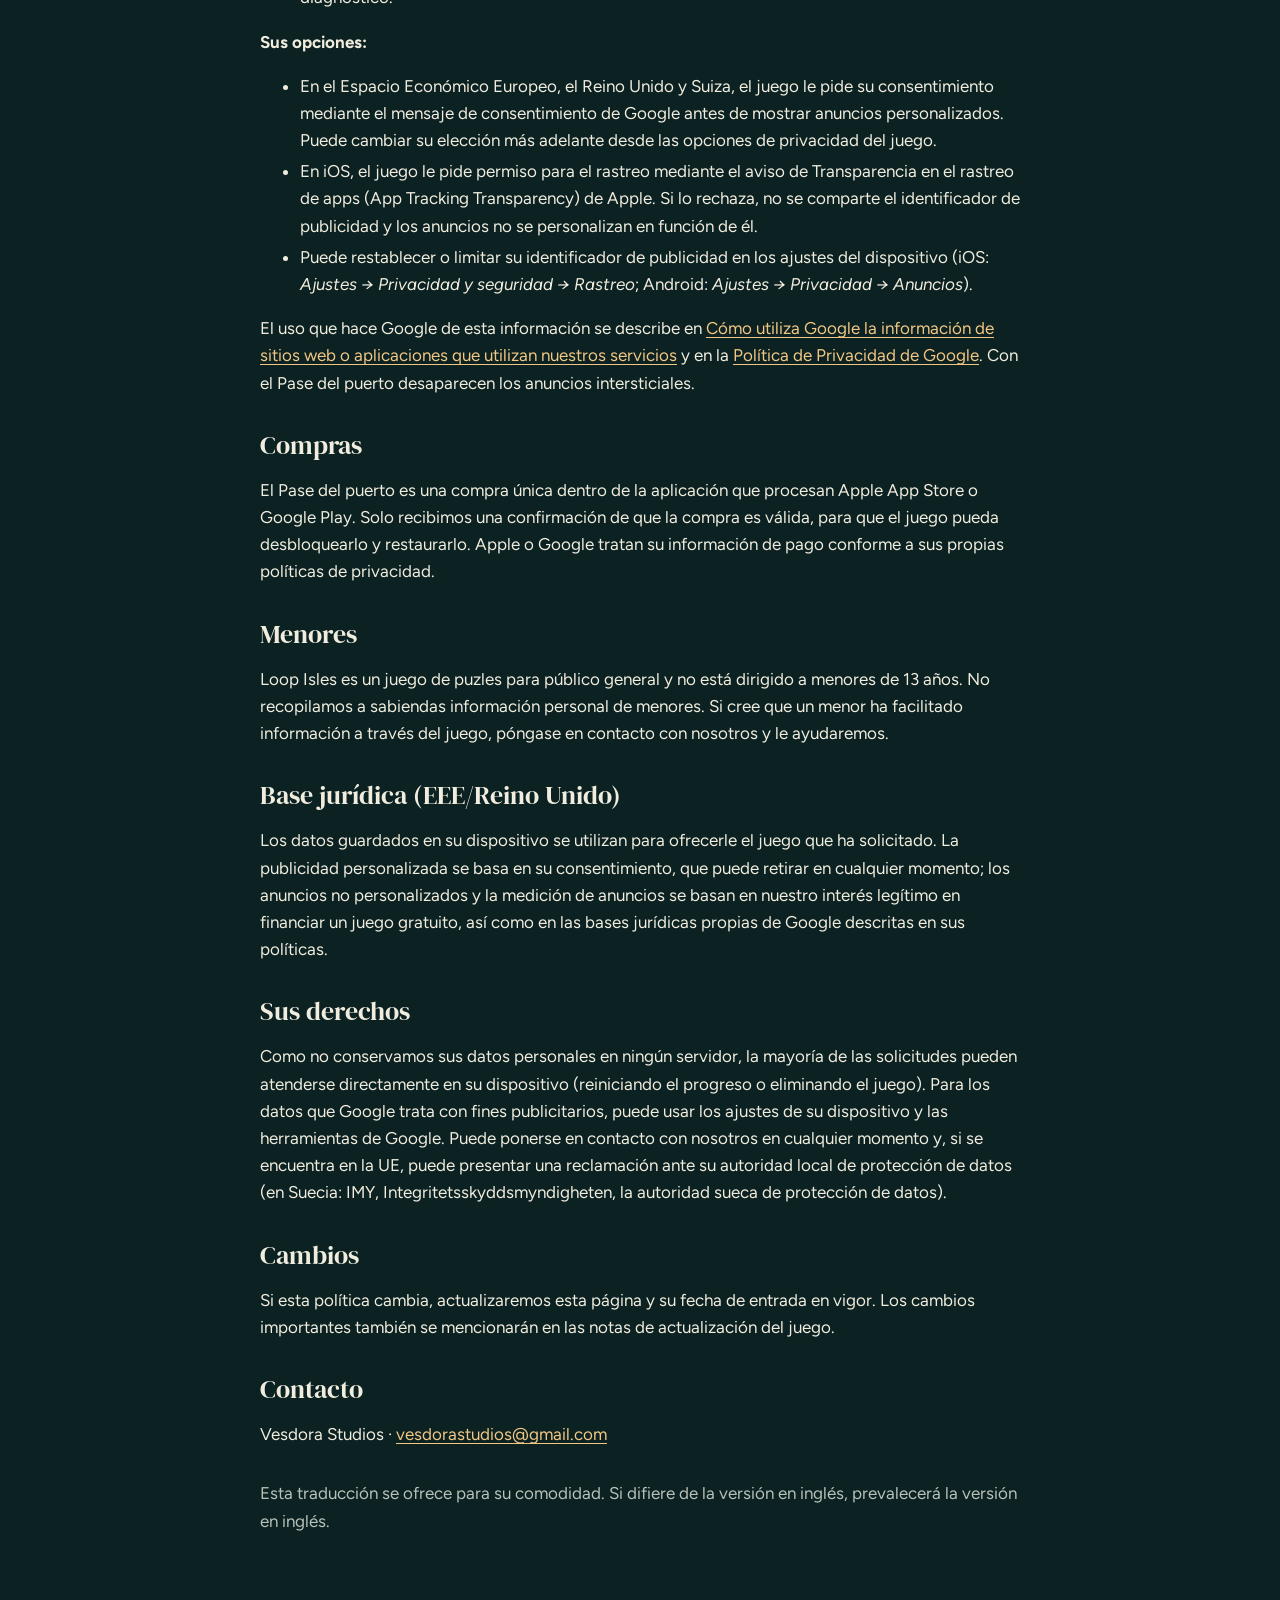
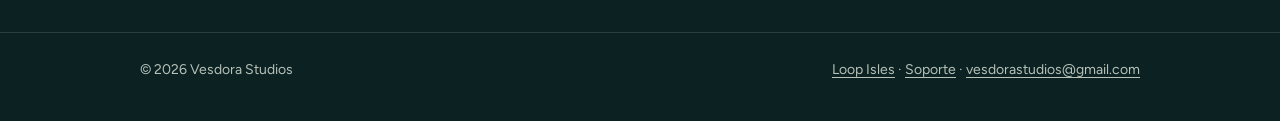
<file: loop-isles/privacy/es/index.html>
<!doctype html>
<html lang="es">
<head>
<meta charset="utf-8">
<meta name="viewport" content="width=device-width, initial-scale=1">
<title>Política de privacidad de Loop Isles · Vesdora Studios</title>
<meta name="description" content="Cómo trata Loop Isles sus datos: el progreso se queda en su dispositivo, los anuncios los sirve Google AdMob y las compras se realizan a través de Apple o Google.">
<link rel="icon" href="/assets/favicon.png">
<link rel="preconnect" href="https://fonts.googleapis.com">
<link rel="preconnect" href="https://fonts.gstatic.com" crossorigin>
<link href="https://fonts.googleapis.com/css2?family=DM+Serif+Display:ital@0;1&family=Figtree:wght@400;600;700&display=swap" rel="stylesheet">
<link rel="stylesheet" href="/assets/style.css">
</head>
<body>
<header class="top">
  <div class="wrap">
    <a class="brand" href="/"><span class="brand-mark">V</span><span class="brand-name">Vesdora <em>Studios</em></span></a>
    <nav class="nav"><a href="/">Juegos</a><a href="/support/">Soporte</a></nav>
  </div>
</header>

<main class="wrap prose">
  <p class="eyebrow">Loop Isles</p>
  <h1>Política de privacidad</h1>
  <p class="muted">Fecha de entrada en vigor: 29 de octubre de 2026</p>
  <nav class="toc" aria-label="Language"><a href="/loop-isles/privacy/" lang="en">English</a><a href="/loop-isles/privacy/tr/" lang="tr">Türkçe</a><a href="/loop-isles/privacy/de/" lang="de">Deutsch</a><a href="/loop-isles/privacy/es/" lang="es" aria-current="true" style="color:var(--ink);border-color:var(--gold)">Español</a><a href="/loop-isles/privacy/fr/" lang="fr">Français</a><a href="/loop-isles/privacy/it/" lang="it">Italiano</a><a href="/loop-isles/privacy/pt-br/" lang="pt-BR">Português</a><a href="/loop-isles/privacy/sv/" lang="sv">Svenska</a><a href="/loop-isles/privacy/ja/" lang="ja">日本語</a></nav>

  <article id="es" lang="es">
    <p>Esta política explica qué información utiliza el juego para móviles <strong>Loop Isles</strong> («el juego») para iOS y Android, y por qué. El juego lo crea Vesdora Studios, gestionado por Mahmut Görkem Genç en Suecia («nosotros»). Preguntas: <a href="mailto:vesdorastudios@gmail.com">vesdorastudios@gmail.com</a>.</p>

    <h2>En resumen</h2>
    <ul>
      <li>No hay cuentas. Nunca le pedimos su nombre, correo electrónico ni número de teléfono.</li>
      <li>Su progreso, sus ajustes y sus récords se guardan <strong>solo en su dispositivo</strong>. No tenemos servidor y no los recibimos.</li>
      <li>Si juega sin el Pase del puerto, el juego muestra anuncios de <strong>Google AdMob</strong>. Google puede recopilar información del dispositivo para mostrar y medir esos anuncios, como se describe más abajo y según las opciones que usted elija.</li>
      <li>Las compras las gestionan <strong>Apple</strong> o <strong>Google</strong>. Nunca vemos sus datos de pago.</li>
    </ul>

    <h2>Información guardada en su dispositivo</h2>
    <p>El juego guarda lo siguiente en su almacenamiento privado dentro de su teléfono o tableta, para poder funcionar sin conexión:</p>
    <ul>
      <li>Progreso del juego (niveles completados, estrellas, el nivel en curso, resultados del puzle diario, récords de los modos de juego).</li>
      <li>Ajustes (sonido, vibración, reducción de movimiento, tamaño del texto, idioma) y qué guías ha visto.</li>
      <li>Si tiene el Pase del puerto, guardado en caché para que el juego funcione sin conexión.</li>
      <li>Un pequeño registro de diagnóstico de eventos del juego (por ejemplo, «nivel completado»), que se conserva en el dispositivo para ayudar a solucionar problemas. No se envía a ningún sitio.</li>
    </ul>
    <p>Esta información nunca sale de su dispositivo, salvo que el propio servicio de copia de seguridad del dispositivo (como iCloud o la copia de seguridad de Google) incluya datos de aplicaciones, algo que controlan usted y Apple o Google. Al eliminar el juego se eliminan estos datos. También puede borrar su progreso en cualquier momento en <em>Ajustes → Reiniciar progreso</em>.</p>

    <h2>Publicidad (Google AdMob)</h2>
    <p>Los jugadores sin el Pase del puerto pueden ver un anuncio entre niveles (nunca en mitad de un nivel) y pueden optar por ver un anuncio con recompensa opcional para obtener una pista extra. Los anuncios los proporciona Google AdMob. Para servir, limitar y medir los anuncios y protegerlos contra el fraude, Google puede recopilar y tratar información como:</p>
    <ul>
      <li>el identificador de publicidad de su dispositivo (IDFA en iOS, solo si permite el rastreo; ID de publicidad en Android),</li>
      <li>la dirección IP y la ubicación aproximada que se deriva de ella,</li>
      <li>el tipo de dispositivo, el sistema operativo, el idioma y la información de la aplicación,</li>
      <li>las interacciones con los anuncios (por ejemplo, si un anuncio se mostró o se tocó) y datos de diagnóstico.</li>
    </ul>
    <p><strong>Sus opciones:</strong></p>
    <ul>
      <li>En el Espacio Económico Europeo, el Reino Unido y Suiza, el juego le pide su consentimiento mediante el mensaje de consentimiento de Google antes de mostrar anuncios personalizados. Puede cambiar su elección más adelante desde las opciones de privacidad del juego.</li>
      <li>En iOS, el juego le pide permiso para el rastreo mediante el aviso de Transparencia en el rastreo de apps (App Tracking Transparency) de Apple. Si lo rechaza, no se comparte el identificador de publicidad y los anuncios no se personalizan en función de él.</li>
      <li>Puede restablecer o limitar su identificador de publicidad en los ajustes del dispositivo (iOS: <em>Ajustes → Privacidad y seguridad → Rastreo</em>; Android: <em>Ajustes → Privacidad → Anuncios</em>).</li>
    </ul>
    <p>El uso que hace Google de esta información se describe en <a href="https://policies.google.com/technologies/partner-sites">Cómo utiliza Google la información de sitios web o aplicaciones que utilizan nuestros servicios</a> y en la <a href="https://policies.google.com/privacy">Política de Privacidad de Google</a>. Con el Pase del puerto desaparecen los anuncios intersticiales.</p>

    <h2>Compras</h2>
    <p>El Pase del puerto es una compra única dentro de la aplicación que procesan Apple App Store o Google Play. Solo recibimos una confirmación de que la compra es válida, para que el juego pueda desbloquearlo y restaurarlo. Apple o Google tratan su información de pago conforme a sus propias políticas de privacidad.</p>

    <h2>Menores</h2>
    <p>Loop Isles es un juego de puzles para público general y no está dirigido a menores de 13 años. No recopilamos a sabiendas información personal de menores. Si cree que un menor ha facilitado información a través del juego, póngase en contacto con nosotros y le ayudaremos.</p>

    <h2>Base jurídica (EEE/Reino Unido)</h2>
    <p>Los datos guardados en su dispositivo se utilizan para ofrecerle el juego que ha solicitado. La publicidad personalizada se basa en su consentimiento, que puede retirar en cualquier momento; los anuncios no personalizados y la medición de anuncios se basan en nuestro interés legítimo en financiar un juego gratuito, así como en las bases jurídicas propias de Google descritas en sus políticas.</p>

    <h2>Sus derechos</h2>
    <p>Como no conservamos sus datos personales en ningún servidor, la mayoría de las solicitudes pueden atenderse directamente en su dispositivo (reiniciando el progreso o eliminando el juego). Para los datos que Google trata con fines publicitarios, puede usar los ajustes de su dispositivo y las herramientas de Google. Puede ponerse en contacto con nosotros en cualquier momento y, si se encuentra en la UE, puede presentar una reclamación ante su autoridad local de protección de datos (en Suecia: IMY, Integritetsskyddsmyndigheten, la autoridad sueca de protección de datos).</p>

    <h2>Cambios</h2>
    <p>Si esta política cambia, actualizaremos esta página y su fecha de entrada en vigor. Los cambios importantes también se mencionarán en las notas de actualización del juego.</p>

    <h2>Contacto</h2>
    <p>Vesdora Studios · <a href="mailto:vesdorastudios@gmail.com">vesdorastudios@gmail.com</a></p>
  </article>
  <p class="muted" style="margin-top:32px">Esta traducción se ofrece para su comodidad. Si difiere de la versión en inglés, prevalecerá la versión en inglés.</p>
</main>

<footer class="foot">
  <div class="wrap">
    <span>© 2026 Vesdora Studios</span>
    <span><a href="/loop-isles/">Loop Isles</a> · <a href="/support/">Soporte</a> · <a href="mailto:vesdorastudios@gmail.com">vesdorastudios@gmail.com</a></span>
  </div>
</footer>
</body>
</html>
</file>
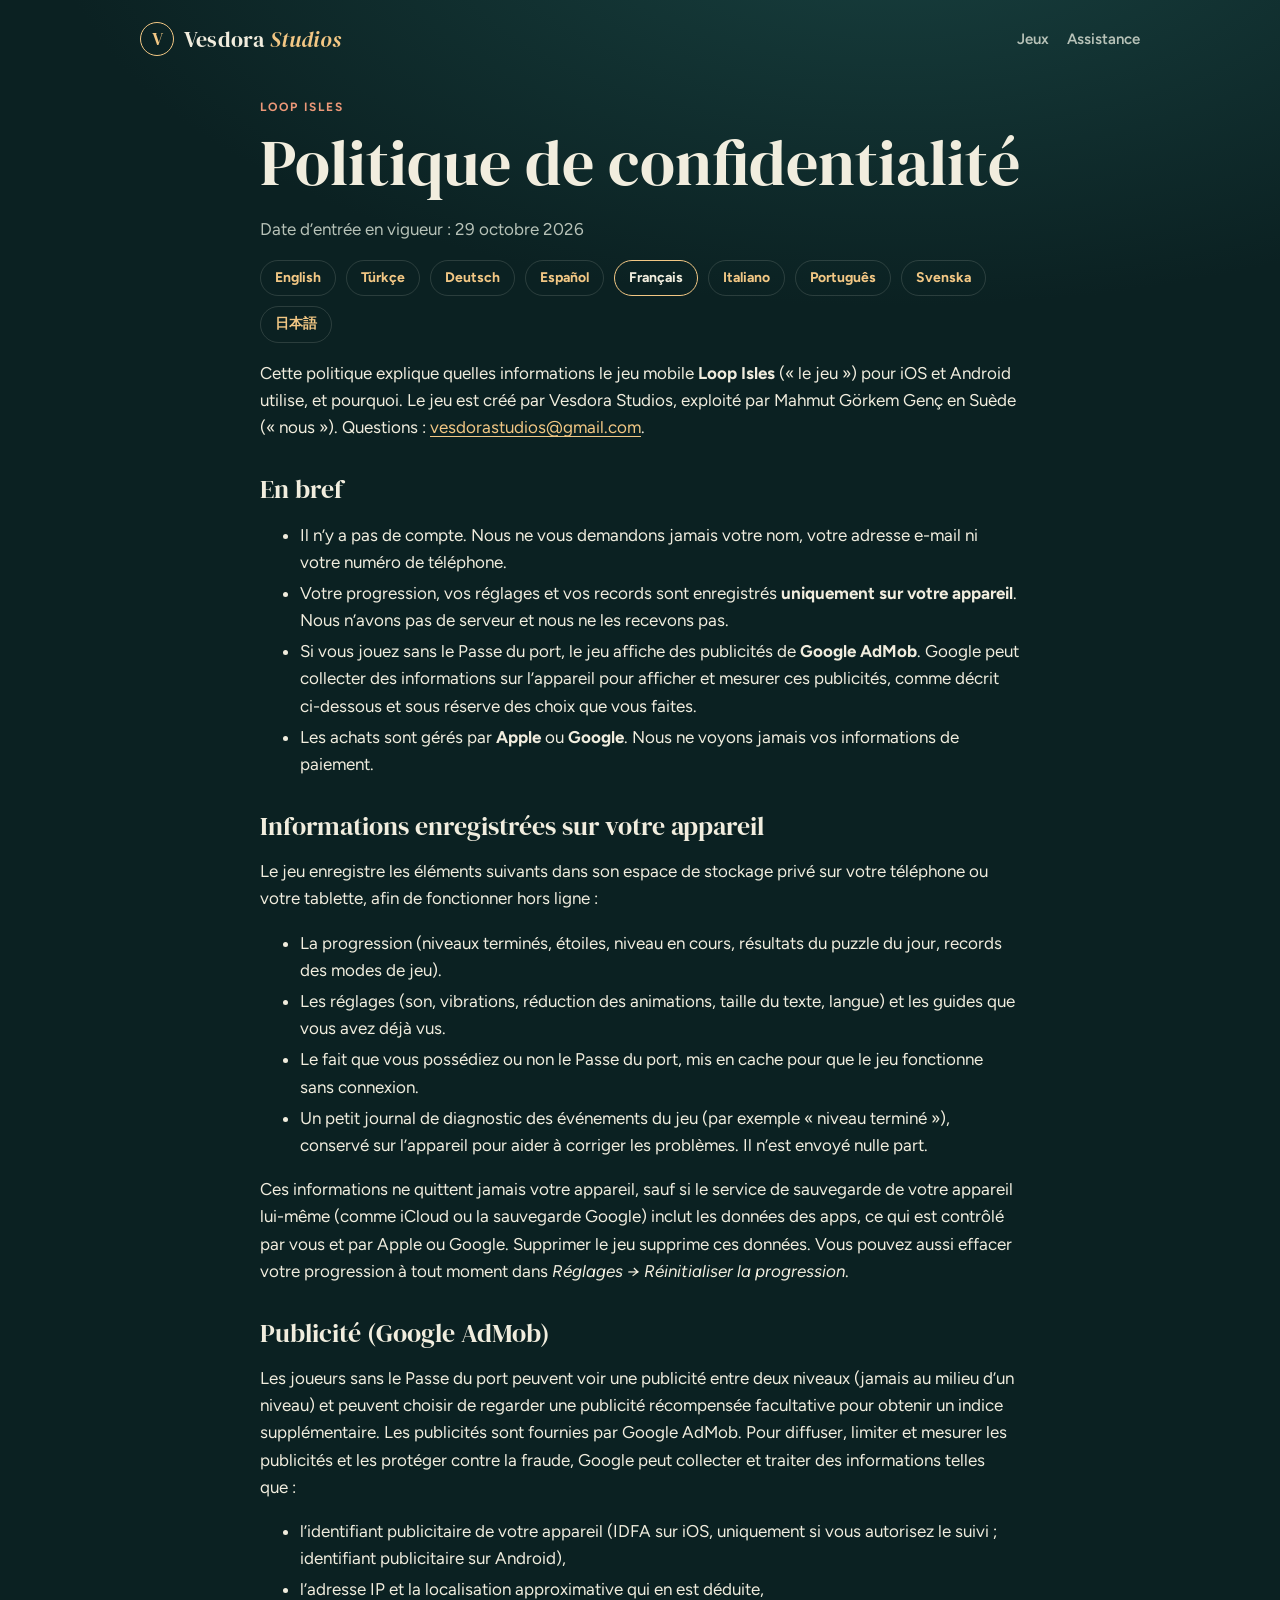
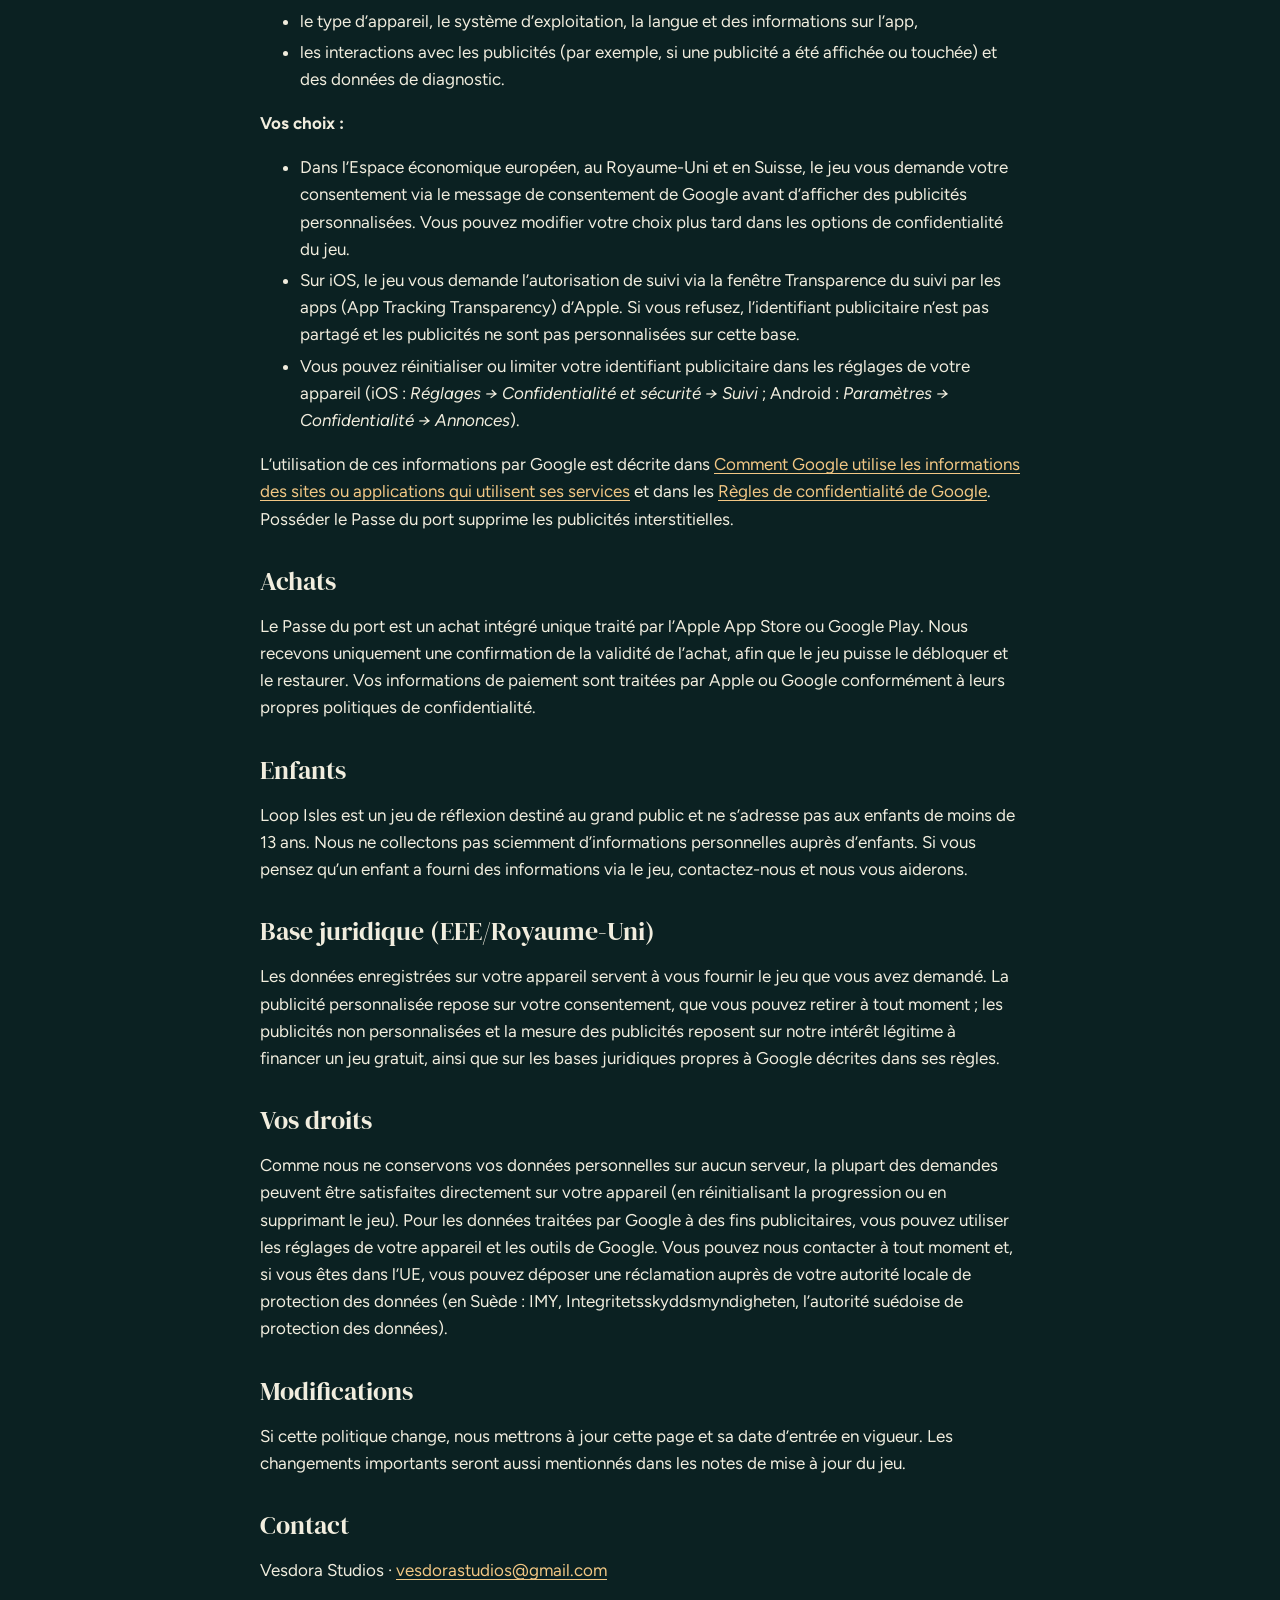
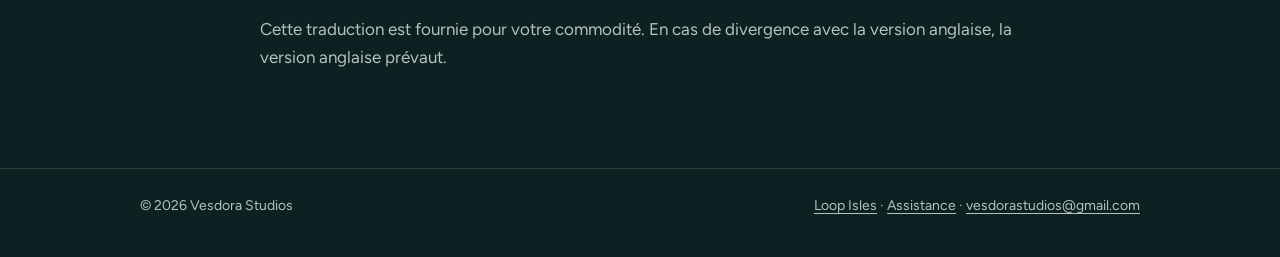
<file: loop-isles/privacy/fr/index.html>
<!doctype html>
<html lang="fr">
<head>
<meta charset="utf-8">
<meta name="viewport" content="width=device-width, initial-scale=1">
<title>Politique de confidentialité de Loop Isles · Vesdora Studios</title>
<meta name="description" content="Comment Loop Isles traite vos données : votre progression reste sur votre appareil, les publicités sont diffusées par Google AdMob et les achats passent par Apple ou Google.">
<link rel="icon" href="/assets/favicon.png">
<link rel="preconnect" href="https://fonts.googleapis.com">
<link rel="preconnect" href="https://fonts.gstatic.com" crossorigin>
<link href="https://fonts.googleapis.com/css2?family=DM+Serif+Display:ital@0;1&family=Figtree:wght@400;600;700&display=swap" rel="stylesheet">
<link rel="stylesheet" href="/assets/style.css">
</head>
<body>
<header class="top">
  <div class="wrap">
    <a class="brand" href="/"><span class="brand-mark">V</span><span class="brand-name">Vesdora <em>Studios</em></span></a>
    <nav class="nav"><a href="/">Jeux</a><a href="/support/">Assistance</a></nav>
  </div>
</header>

<main class="wrap prose">
  <p class="eyebrow">Loop Isles</p>
  <h1>Politique de confidentialité</h1>
  <p class="muted">Date d’entrée en vigueur : 29 octobre 2026</p>
  <nav class="toc" aria-label="Language"><a href="/loop-isles/privacy/" lang="en">English</a><a href="/loop-isles/privacy/tr/" lang="tr">Türkçe</a><a href="/loop-isles/privacy/de/" lang="de">Deutsch</a><a href="/loop-isles/privacy/es/" lang="es">Español</a><a href="/loop-isles/privacy/fr/" lang="fr" aria-current="true" style="color:var(--ink);border-color:var(--gold)">Français</a><a href="/loop-isles/privacy/it/" lang="it">Italiano</a><a href="/loop-isles/privacy/pt-br/" lang="pt-BR">Português</a><a href="/loop-isles/privacy/sv/" lang="sv">Svenska</a><a href="/loop-isles/privacy/ja/" lang="ja">日本語</a></nav>

  <article id="fr" lang="fr">
    <p>Cette politique explique quelles informations le jeu mobile <strong>Loop Isles</strong> (« le jeu ») pour iOS et Android utilise, et pourquoi. Le jeu est créé par Vesdora Studios, exploité par Mahmut Görkem Genç en Suède (« nous »). Questions : <a href="mailto:vesdorastudios@gmail.com">vesdorastudios@gmail.com</a>.</p>

    <h2>En bref</h2>
    <ul>
      <li>Il n’y a pas de compte. Nous ne vous demandons jamais votre nom, votre adresse e-mail ni votre numéro de téléphone.</li>
      <li>Votre progression, vos réglages et vos records sont enregistrés <strong>uniquement sur votre appareil</strong>. Nous n’avons pas de serveur et nous ne les recevons pas.</li>
      <li>Si vous jouez sans le Passe du port, le jeu affiche des publicités de <strong>Google AdMob</strong>. Google peut collecter des informations sur l’appareil pour afficher et mesurer ces publicités, comme décrit ci-dessous et sous réserve des choix que vous faites.</li>
      <li>Les achats sont gérés par <strong>Apple</strong> ou <strong>Google</strong>. Nous ne voyons jamais vos informations de paiement.</li>
    </ul>

    <h2>Informations enregistrées sur votre appareil</h2>
    <p>Le jeu enregistre les éléments suivants dans son espace de stockage privé sur votre téléphone ou votre tablette, afin de fonctionner hors ligne :</p>
    <ul>
      <li>La progression (niveaux terminés, étoiles, niveau en cours, résultats du puzzle du jour, records des modes de jeu).</li>
      <li>Les réglages (son, vibrations, réduction des animations, taille du texte, langue) et les guides que vous avez déjà vus.</li>
      <li>Le fait que vous possédiez ou non le Passe du port, mis en cache pour que le jeu fonctionne sans connexion.</li>
      <li>Un petit journal de diagnostic des événements du jeu (par exemple « niveau terminé »), conservé sur l’appareil pour aider à corriger les problèmes. Il n’est envoyé nulle part.</li>
    </ul>
    <p>Ces informations ne quittent jamais votre appareil, sauf si le service de sauvegarde de votre appareil lui-même (comme iCloud ou la sauvegarde Google) inclut les données des apps, ce qui est contrôlé par vous et par Apple ou Google. Supprimer le jeu supprime ces données. Vous pouvez aussi effacer votre progression à tout moment dans <em>Réglages → Réinitialiser la progression</em>.</p>

    <h2>Publicité (Google AdMob)</h2>
    <p>Les joueurs sans le Passe du port peuvent voir une publicité entre deux niveaux (jamais au milieu d’un niveau) et peuvent choisir de regarder une publicité récompensée facultative pour obtenir un indice supplémentaire. Les publicités sont fournies par Google AdMob. Pour diffuser, limiter et mesurer les publicités et les protéger contre la fraude, Google peut collecter et traiter des informations telles que :</p>
    <ul>
      <li>l’identifiant publicitaire de votre appareil (IDFA sur iOS, uniquement si vous autorisez le suivi ; identifiant publicitaire sur Android),</li>
      <li>l’adresse IP et la localisation approximative qui en est déduite,</li>
      <li>le type d’appareil, le système d’exploitation, la langue et des informations sur l’app,</li>
      <li>les interactions avec les publicités (par exemple, si une publicité a été affichée ou touchée) et des données de diagnostic.</li>
    </ul>
    <p><strong>Vos choix :</strong></p>
    <ul>
      <li>Dans l’Espace économique européen, au Royaume-Uni et en Suisse, le jeu vous demande votre consentement via le message de consentement de Google avant d’afficher des publicités personnalisées. Vous pouvez modifier votre choix plus tard dans les options de confidentialité du jeu.</li>
      <li>Sur iOS, le jeu vous demande l’autorisation de suivi via la fenêtre Transparence du suivi par les apps (App Tracking Transparency) d’Apple. Si vous refusez, l’identifiant publicitaire n’est pas partagé et les publicités ne sont pas personnalisées sur cette base.</li>
      <li>Vous pouvez réinitialiser ou limiter votre identifiant publicitaire dans les réglages de votre appareil (iOS : <em>Réglages → Confidentialité et sécurité → Suivi</em> ; Android : <em>Paramètres → Confidentialité → Annonces</em>).</li>
    </ul>
    <p>L’utilisation de ces informations par Google est décrite dans <a href="https://policies.google.com/technologies/partner-sites">Comment Google utilise les informations des sites ou applications qui utilisent ses services</a> et dans les <a href="https://policies.google.com/privacy">Règles de confidentialité de Google</a>. Posséder le Passe du port supprime les publicités interstitielles.</p>

    <h2>Achats</h2>
    <p>Le Passe du port est un achat intégré unique traité par l’Apple App Store ou Google Play. Nous recevons uniquement une confirmation de la validité de l’achat, afin que le jeu puisse le débloquer et le restaurer. Vos informations de paiement sont traitées par Apple ou Google conformément à leurs propres politiques de confidentialité.</p>

    <h2>Enfants</h2>
    <p>Loop Isles est un jeu de réflexion destiné au grand public et ne s’adresse pas aux enfants de moins de 13 ans. Nous ne collectons pas sciemment d’informations personnelles auprès d’enfants. Si vous pensez qu’un enfant a fourni des informations via le jeu, contactez-nous et nous vous aiderons.</p>

    <h2>Base juridique (EEE/Royaume-Uni)</h2>
    <p>Les données enregistrées sur votre appareil servent à vous fournir le jeu que vous avez demandé. La publicité personnalisée repose sur votre consentement, que vous pouvez retirer à tout moment ; les publicités non personnalisées et la mesure des publicités reposent sur notre intérêt légitime à financer un jeu gratuit, ainsi que sur les bases juridiques propres à Google décrites dans ses règles.</p>

    <h2>Vos droits</h2>
    <p>Comme nous ne conservons vos données personnelles sur aucun serveur, la plupart des demandes peuvent être satisfaites directement sur votre appareil (en réinitialisant la progression ou en supprimant le jeu). Pour les données traitées par Google à des fins publicitaires, vous pouvez utiliser les réglages de votre appareil et les outils de Google. Vous pouvez nous contacter à tout moment et, si vous êtes dans l’UE, vous pouvez déposer une réclamation auprès de votre autorité locale de protection des données (en Suède : IMY, Integritetsskyddsmyndigheten, l’autorité suédoise de protection des données).</p>

    <h2>Modifications</h2>
    <p>Si cette politique change, nous mettrons à jour cette page et sa date d’entrée en vigueur. Les changements importants seront aussi mentionnés dans les notes de mise à jour du jeu.</p>

    <h2>Contact</h2>
    <p>Vesdora Studios · <a href="mailto:vesdorastudios@gmail.com">vesdorastudios@gmail.com</a></p>
  </article>
  <p class="muted" style="margin-top:32px">Cette traduction est fournie pour votre commodité. En cas de divergence avec la version anglaise, la version anglaise prévaut.</p>
</main>

<footer class="foot">
  <div class="wrap">
    <span>© 2026 Vesdora Studios</span>
    <span><a href="/loop-isles/">Loop Isles</a> · <a href="/support/">Assistance</a> · <a href="mailto:vesdorastudios@gmail.com">vesdorastudios@gmail.com</a></span>
  </div>
</footer>
</body>
</html>
</file>
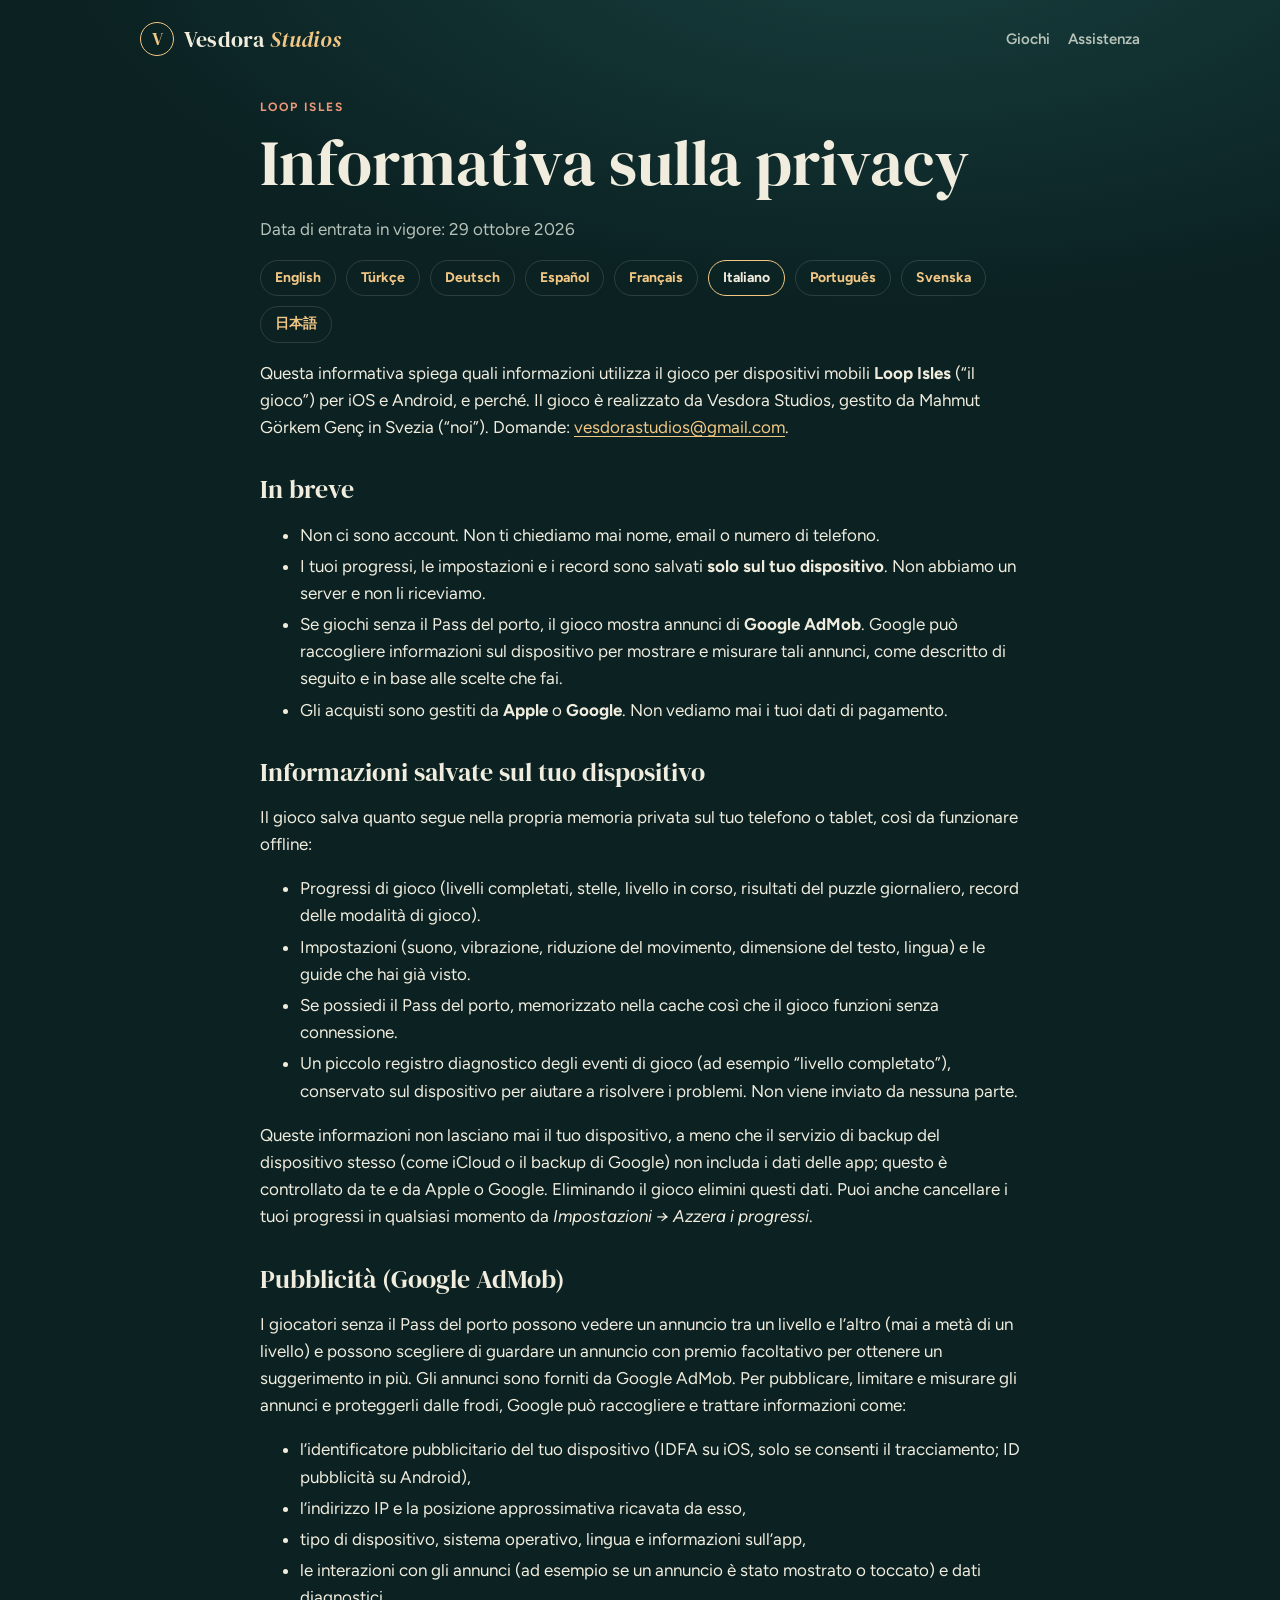
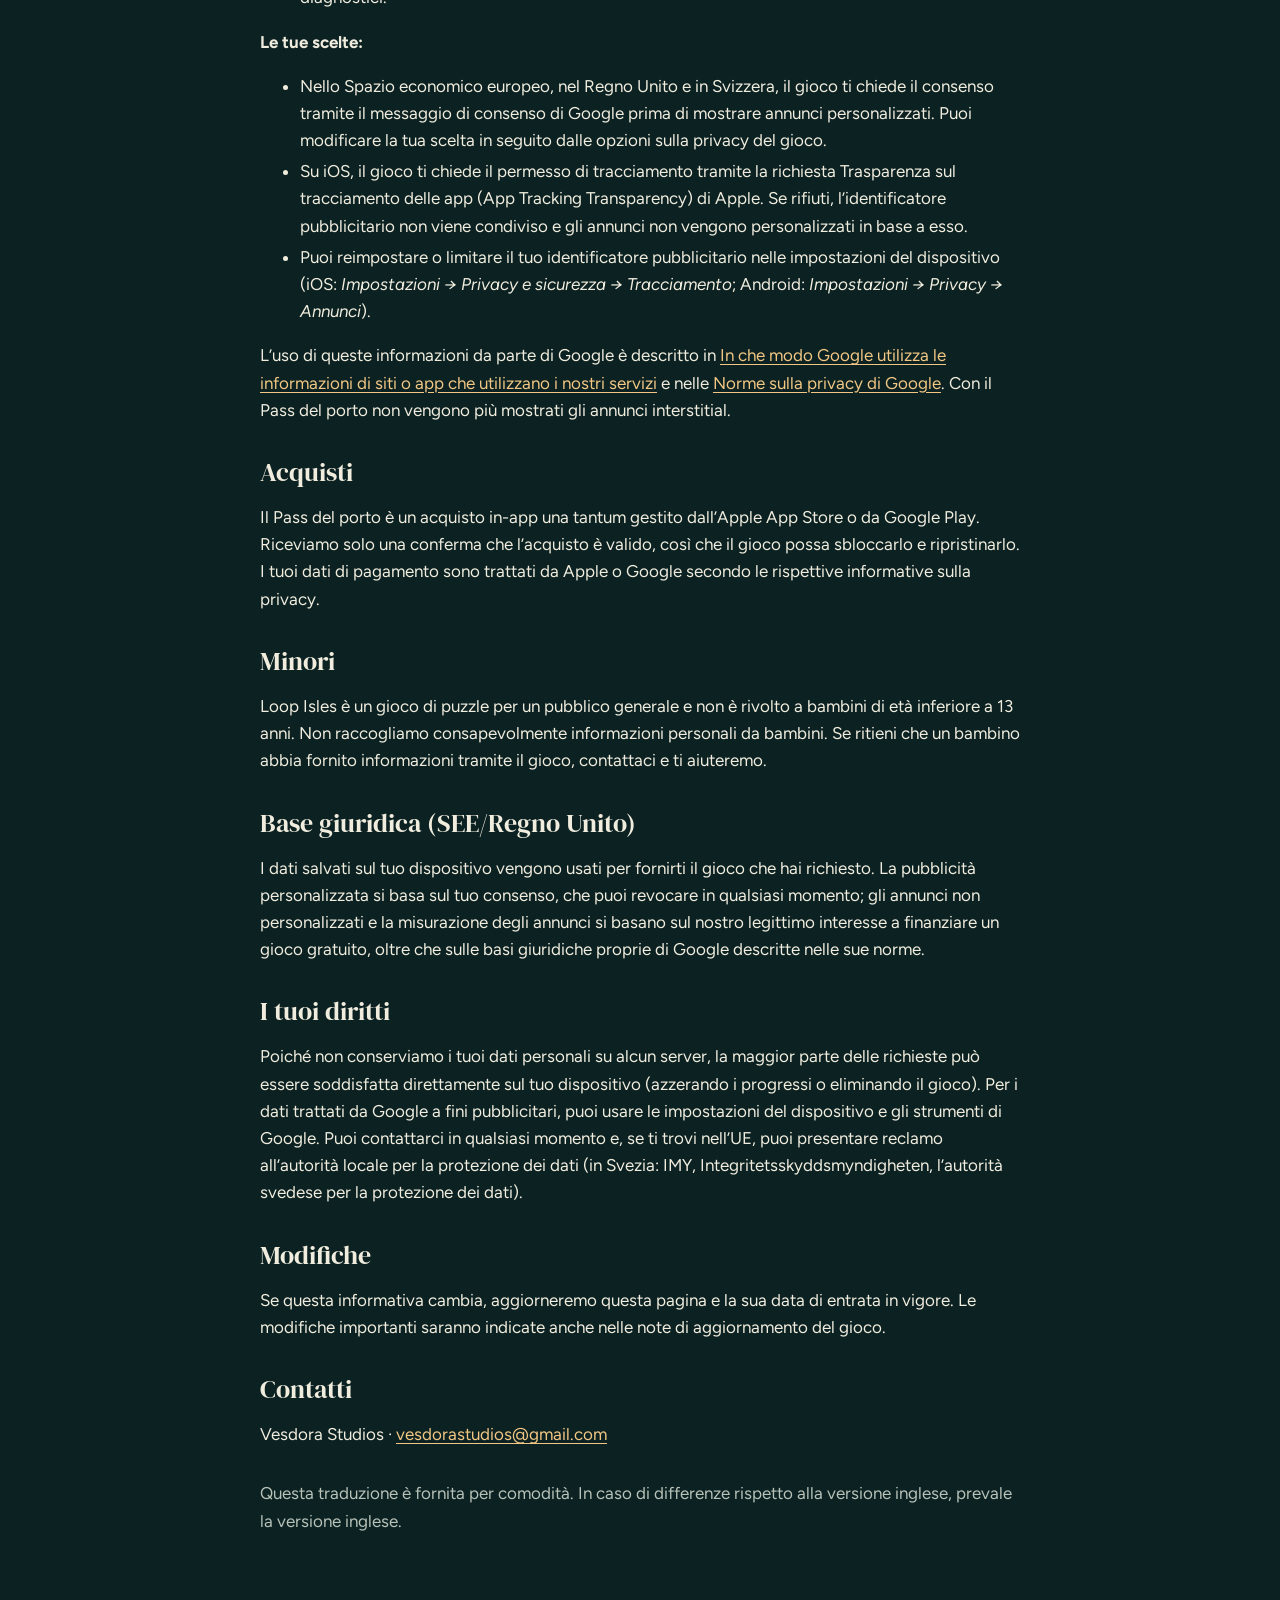
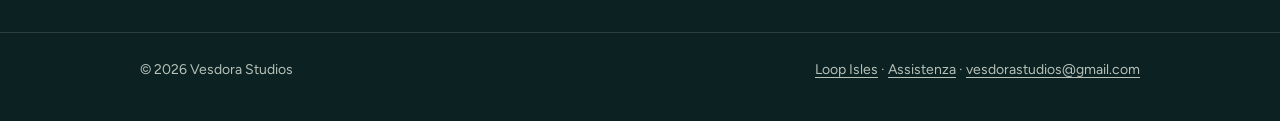
<file: loop-isles/privacy/it/index.html>
<!doctype html>
<html lang="it">
<head>
<meta charset="utf-8">
<meta name="viewport" content="width=device-width, initial-scale=1">
<title>Informativa sulla privacy di Loop Isles · Vesdora Studios</title>
<meta name="description" content="Come Loop Isles tratta i tuoi dati: i progressi restano sul tuo dispositivo, gli annunci sono forniti da Google AdMob e gli acquisti passano da Apple o Google.">
<link rel="icon" href="/assets/favicon.png">
<link rel="preconnect" href="https://fonts.googleapis.com">
<link rel="preconnect" href="https://fonts.gstatic.com" crossorigin>
<link href="https://fonts.googleapis.com/css2?family=DM+Serif+Display:ital@0;1&family=Figtree:wght@400;600;700&display=swap" rel="stylesheet">
<link rel="stylesheet" href="/assets/style.css">
</head>
<body>
<header class="top">
  <div class="wrap">
    <a class="brand" href="/"><span class="brand-mark">V</span><span class="brand-name">Vesdora <em>Studios</em></span></a>
    <nav class="nav"><a href="/">Giochi</a><a href="/support/">Assistenza</a></nav>
  </div>
</header>

<main class="wrap prose">
  <p class="eyebrow">Loop Isles</p>
  <h1>Informativa sulla privacy</h1>
  <p class="muted">Data di entrata in vigore: 29 ottobre 2026</p>
  <nav class="toc" aria-label="Language"><a href="/loop-isles/privacy/" lang="en">English</a><a href="/loop-isles/privacy/tr/" lang="tr">Türkçe</a><a href="/loop-isles/privacy/de/" lang="de">Deutsch</a><a href="/loop-isles/privacy/es/" lang="es">Español</a><a href="/loop-isles/privacy/fr/" lang="fr">Français</a><a href="/loop-isles/privacy/it/" lang="it" aria-current="true" style="color:var(--ink);border-color:var(--gold)">Italiano</a><a href="/loop-isles/privacy/pt-br/" lang="pt-BR">Português</a><a href="/loop-isles/privacy/sv/" lang="sv">Svenska</a><a href="/loop-isles/privacy/ja/" lang="ja">日本語</a></nav>

  <article id="it" lang="it">
    <p>Questa informativa spiega quali informazioni utilizza il gioco per dispositivi mobili <strong>Loop Isles</strong> (“il gioco”) per iOS e Android, e perché. Il gioco è realizzato da Vesdora Studios, gestito da Mahmut Görkem Genç in Svezia (“noi”). Domande: <a href="mailto:vesdorastudios@gmail.com">vesdorastudios@gmail.com</a>.</p>

    <h2>In breve</h2>
    <ul>
      <li>Non ci sono account. Non ti chiediamo mai nome, email o numero di telefono.</li>
      <li>I tuoi progressi, le impostazioni e i record sono salvati <strong>solo sul tuo dispositivo</strong>. Non abbiamo un server e non li riceviamo.</li>
      <li>Se giochi senza il Pass del porto, il gioco mostra annunci di <strong>Google AdMob</strong>. Google può raccogliere informazioni sul dispositivo per mostrare e misurare tali annunci, come descritto di seguito e in base alle scelte che fai.</li>
      <li>Gli acquisti sono gestiti da <strong>Apple</strong> o <strong>Google</strong>. Non vediamo mai i tuoi dati di pagamento.</li>
    </ul>

    <h2>Informazioni salvate sul tuo dispositivo</h2>
    <p>Il gioco salva quanto segue nella propria memoria privata sul tuo telefono o tablet, così da funzionare offline:</p>
    <ul>
      <li>Progressi di gioco (livelli completati, stelle, livello in corso, risultati del puzzle giornaliero, record delle modalità di gioco).</li>
      <li>Impostazioni (suono, vibrazione, riduzione del movimento, dimensione del testo, lingua) e le guide che hai già visto.</li>
      <li>Se possiedi il Pass del porto, memorizzato nella cache così che il gioco funzioni senza connessione.</li>
      <li>Un piccolo registro diagnostico degli eventi di gioco (ad esempio “livello completato”), conservato sul dispositivo per aiutare a risolvere i problemi. Non viene inviato da nessuna parte.</li>
    </ul>
    <p>Queste informazioni non lasciano mai il tuo dispositivo, a meno che il servizio di backup del dispositivo stesso (come iCloud o il backup di Google) non includa i dati delle app; questo è controllato da te e da Apple o Google. Eliminando il gioco elimini questi dati. Puoi anche cancellare i tuoi progressi in qualsiasi momento da <em>Impostazioni → Azzera i progressi</em>.</p>

    <h2>Pubblicità (Google AdMob)</h2>
    <p>I giocatori senza il Pass del porto possono vedere un annuncio tra un livello e l’altro (mai a metà di un livello) e possono scegliere di guardare un annuncio con premio facoltativo per ottenere un suggerimento in più. Gli annunci sono forniti da Google AdMob. Per pubblicare, limitare e misurare gli annunci e proteggerli dalle frodi, Google può raccogliere e trattare informazioni come:</p>
    <ul>
      <li>l’identificatore pubblicitario del tuo dispositivo (IDFA su iOS, solo se consenti il tracciamento; ID pubblicità su Android),</li>
      <li>l’indirizzo IP e la posizione approssimativa ricavata da esso,</li>
      <li>tipo di dispositivo, sistema operativo, lingua e informazioni sull’app,</li>
      <li>le interazioni con gli annunci (ad esempio se un annuncio è stato mostrato o toccato) e dati diagnostici.</li>
    </ul>
    <p><strong>Le tue scelte:</strong></p>
    <ul>
      <li>Nello Spazio economico europeo, nel Regno Unito e in Svizzera, il gioco ti chiede il consenso tramite il messaggio di consenso di Google prima di mostrare annunci personalizzati. Puoi modificare la tua scelta in seguito dalle opzioni sulla privacy del gioco.</li>
      <li>Su iOS, il gioco ti chiede il permesso di tracciamento tramite la richiesta Trasparenza sul tracciamento delle app (App Tracking Transparency) di Apple. Se rifiuti, l’identificatore pubblicitario non viene condiviso e gli annunci non vengono personalizzati in base a esso.</li>
      <li>Puoi reimpostare o limitare il tuo identificatore pubblicitario nelle impostazioni del dispositivo (iOS: <em>Impostazioni → Privacy e sicurezza → Tracciamento</em>; Android: <em>Impostazioni → Privacy → Annunci</em>).</li>
    </ul>
    <p>L’uso di queste informazioni da parte di Google è descritto in <a href="https://policies.google.com/technologies/partner-sites">In che modo Google utilizza le informazioni di siti o app che utilizzano i nostri servizi</a> e nelle <a href="https://policies.google.com/privacy">Norme sulla privacy di Google</a>. Con il Pass del porto non vengono più mostrati gli annunci interstitial.</p>

    <h2>Acquisti</h2>
    <p>Il Pass del porto è un acquisto in-app una tantum gestito dall’Apple App Store o da Google Play. Riceviamo solo una conferma che l’acquisto è valido, così che il gioco possa sbloccarlo e ripristinarlo. I tuoi dati di pagamento sono trattati da Apple o Google secondo le rispettive informative sulla privacy.</p>

    <h2>Minori</h2>
    <p>Loop Isles è un gioco di puzzle per un pubblico generale e non è rivolto a bambini di età inferiore a 13 anni. Non raccogliamo consapevolmente informazioni personali da bambini. Se ritieni che un bambino abbia fornito informazioni tramite il gioco, contattaci e ti aiuteremo.</p>

    <h2>Base giuridica (SEE/Regno Unito)</h2>
    <p>I dati salvati sul tuo dispositivo vengono usati per fornirti il gioco che hai richiesto. La pubblicità personalizzata si basa sul tuo consenso, che puoi revocare in qualsiasi momento; gli annunci non personalizzati e la misurazione degli annunci si basano sul nostro legittimo interesse a finanziare un gioco gratuito, oltre che sulle basi giuridiche proprie di Google descritte nelle sue norme.</p>

    <h2>I tuoi diritti</h2>
    <p>Poiché non conserviamo i tuoi dati personali su alcun server, la maggior parte delle richieste può essere soddisfatta direttamente sul tuo dispositivo (azzerando i progressi o eliminando il gioco). Per i dati trattati da Google a fini pubblicitari, puoi usare le impostazioni del dispositivo e gli strumenti di Google. Puoi contattarci in qualsiasi momento e, se ti trovi nell’UE, puoi presentare reclamo all’autorità locale per la protezione dei dati (in Svezia: IMY, Integritetsskyddsmyndigheten, l’autorità svedese per la protezione dei dati).</p>

    <h2>Modifiche</h2>
    <p>Se questa informativa cambia, aggiorneremo questa pagina e la sua data di entrata in vigore. Le modifiche importanti saranno indicate anche nelle note di aggiornamento del gioco.</p>

    <h2>Contatti</h2>
    <p>Vesdora Studios · <a href="mailto:vesdorastudios@gmail.com">vesdorastudios@gmail.com</a></p>
  </article>
  <p class="muted" style="margin-top:32px">Questa traduzione è fornita per comodità. In caso di differenze rispetto alla versione inglese, prevale la versione inglese.</p>
</main>

<footer class="foot">
  <div class="wrap">
    <span>© 2026 Vesdora Studios</span>
    <span><a href="/loop-isles/">Loop Isles</a> · <a href="/support/">Assistenza</a> · <a href="mailto:vesdorastudios@gmail.com">vesdorastudios@gmail.com</a></span>
  </div>
</footer>
</body>
</html>
</file>
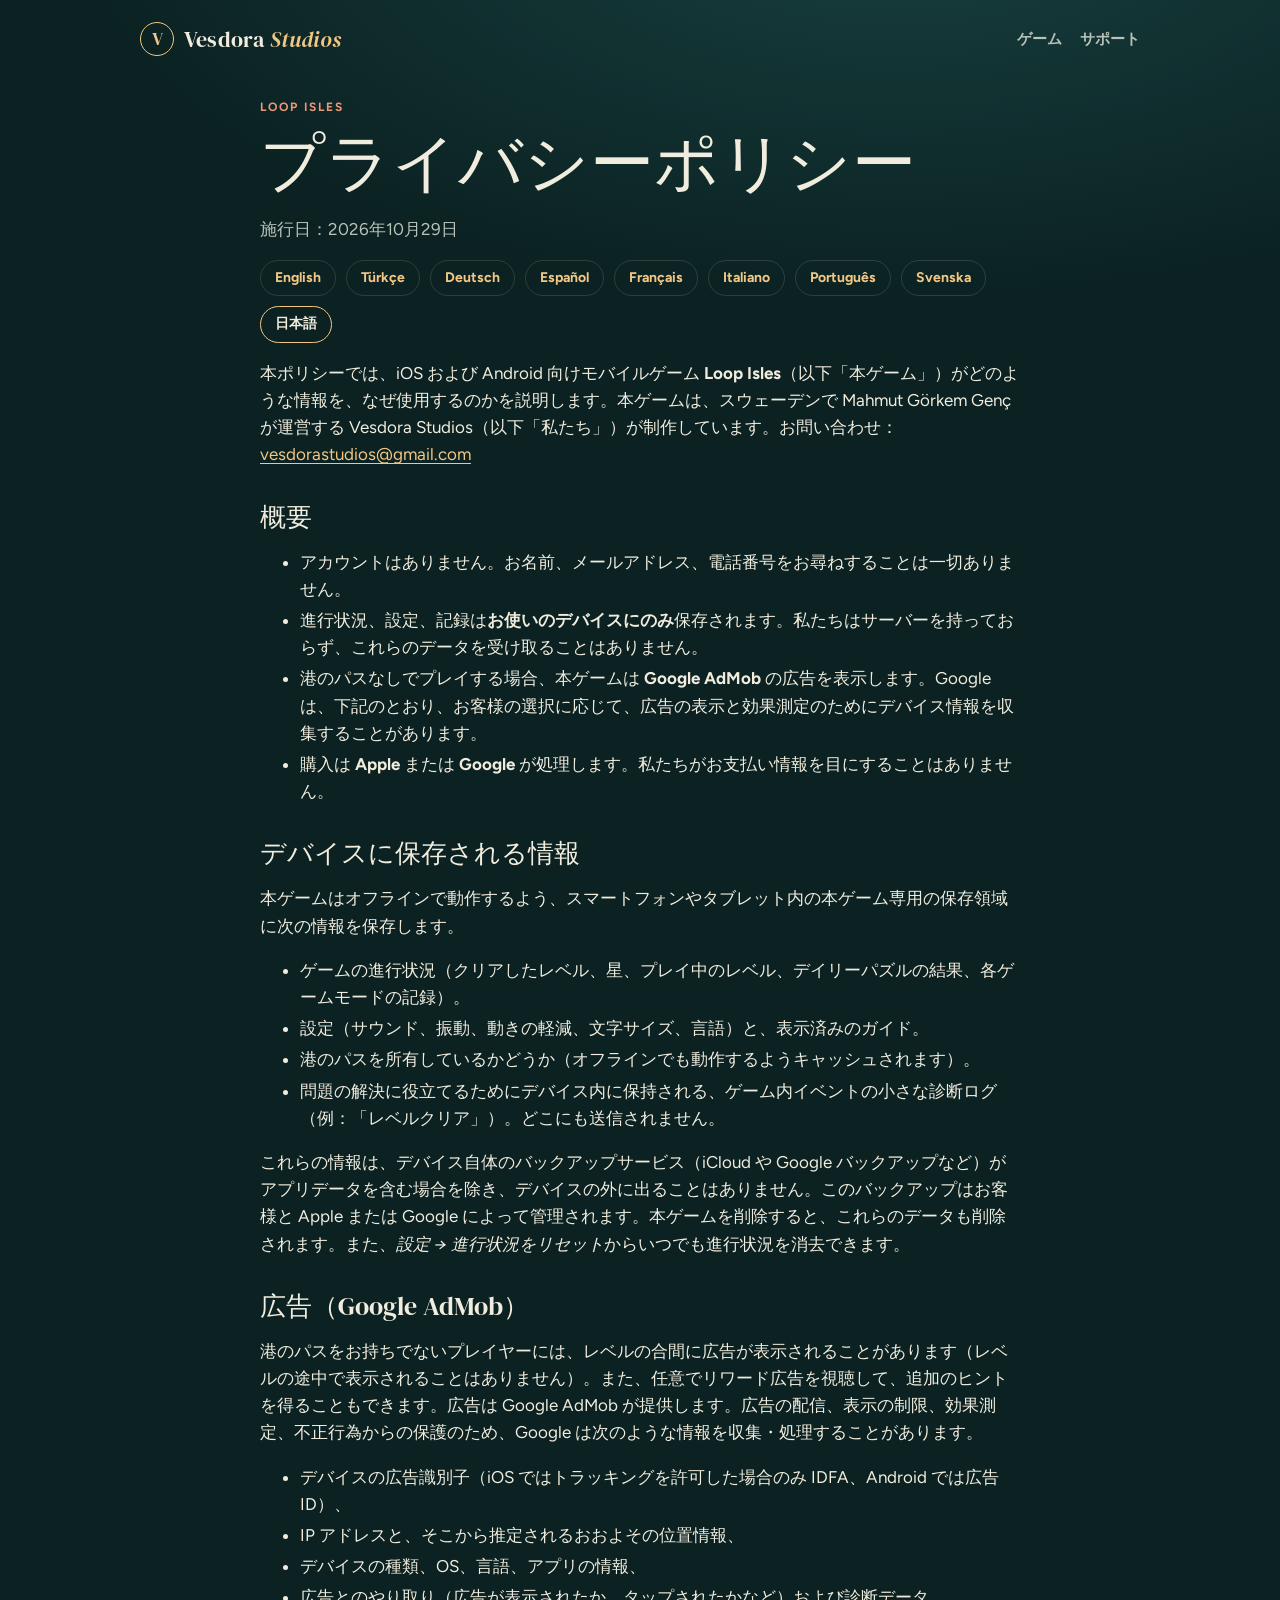
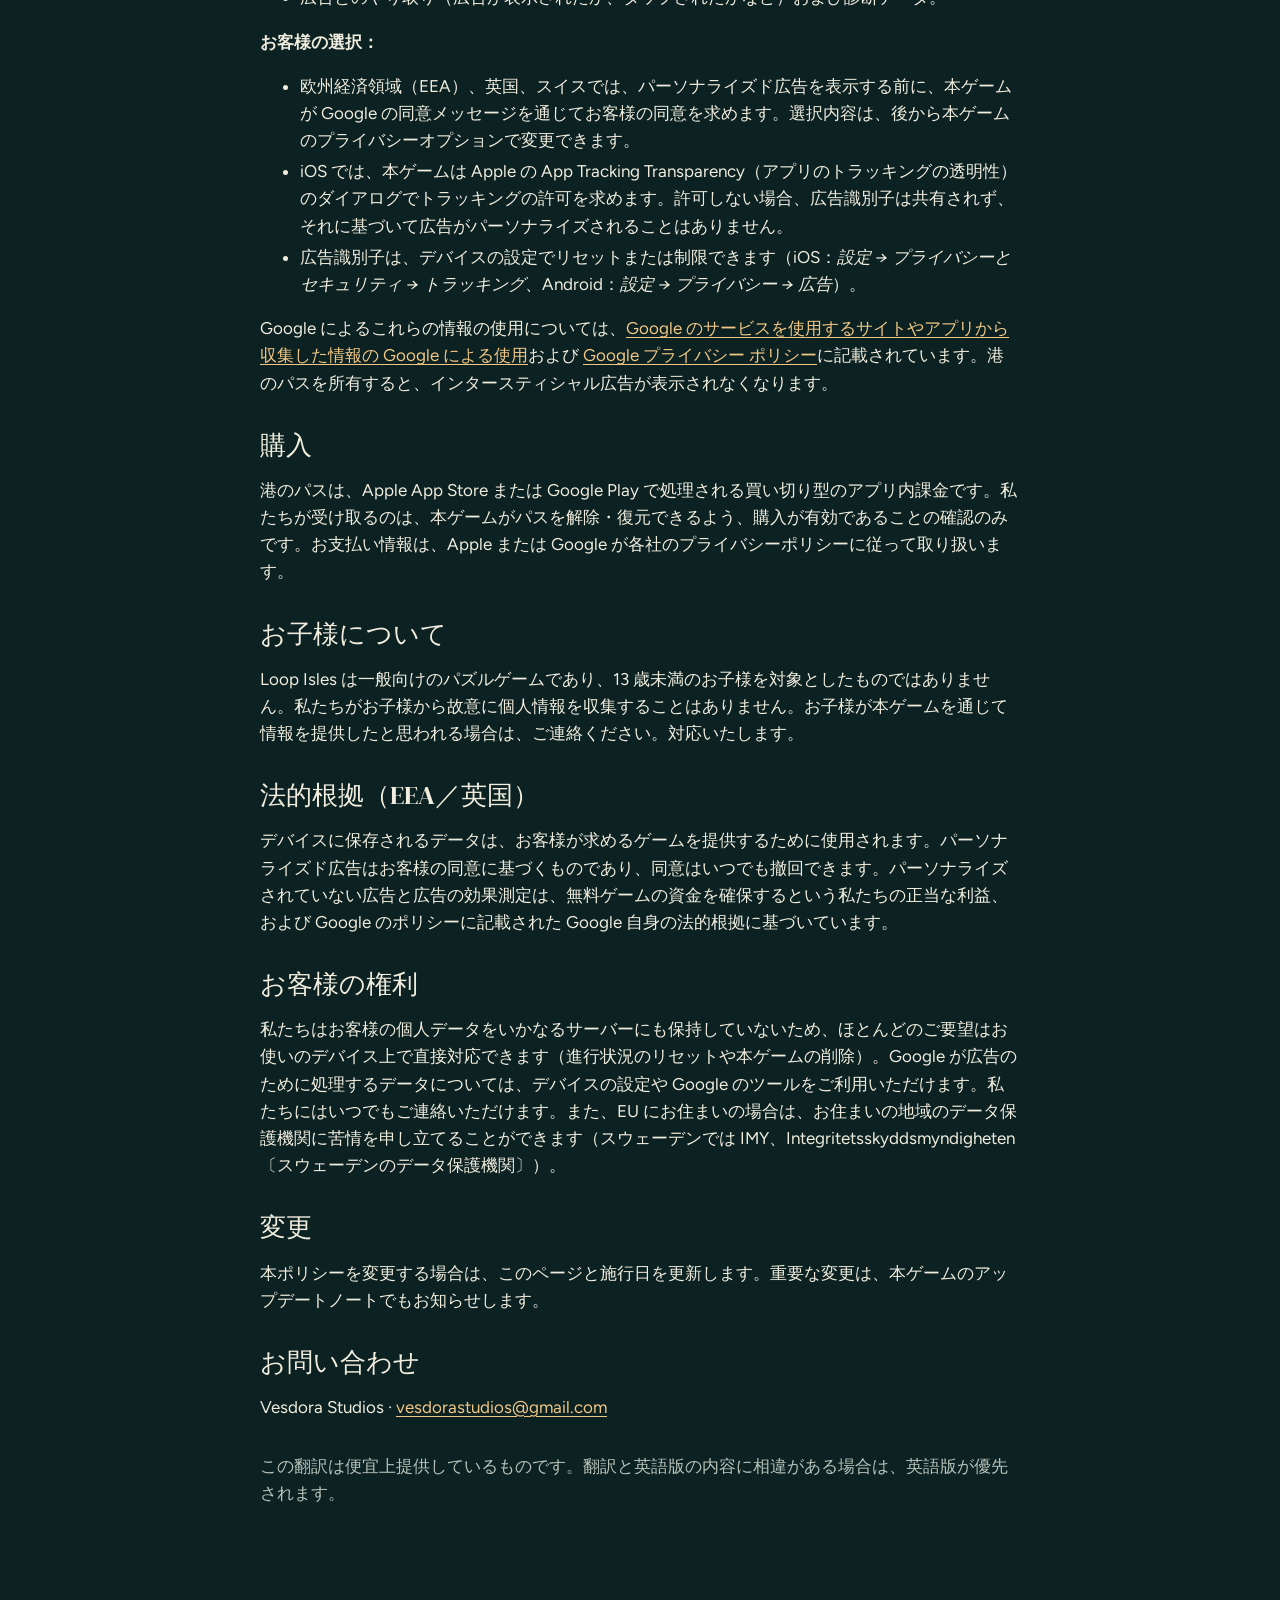
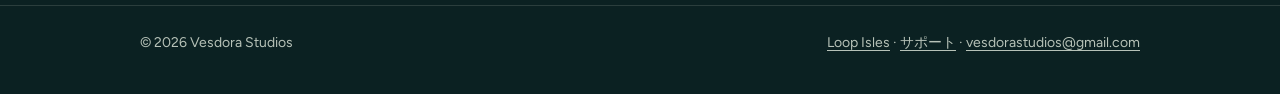
<file: loop-isles/privacy/ja/index.html>
<!doctype html>
<html lang="ja">
<head>
<meta charset="utf-8">
<meta name="viewport" content="width=device-width, initial-scale=1">
<title>Loop Isles プライバシーポリシー · Vesdora Studios</title>
<meta name="description" content="Loop Isles におけるデータの取り扱い：進行状況はお使いのデバイスに保存され、広告は Google AdMob が配信し、購入は Apple または Google を通じて行われます。">
<link rel="icon" href="/assets/favicon.png">
<link rel="preconnect" href="https://fonts.googleapis.com">
<link rel="preconnect" href="https://fonts.gstatic.com" crossorigin>
<link href="https://fonts.googleapis.com/css2?family=DM+Serif+Display:ital@0;1&family=Figtree:wght@400;600;700&display=swap" rel="stylesheet">
<link rel="stylesheet" href="/assets/style.css">
</head>
<body>
<header class="top">
  <div class="wrap">
    <a class="brand" href="/"><span class="brand-mark">V</span><span class="brand-name">Vesdora <em>Studios</em></span></a>
    <nav class="nav"><a href="/">ゲーム</a><a href="/support/">サポート</a></nav>
  </div>
</header>

<main class="wrap prose">
  <p class="eyebrow">Loop Isles</p>
  <h1>プライバシーポリシー</h1>
  <p class="muted">施行日：2026年10月29日</p>
  <nav class="toc" aria-label="Language"><a href="/loop-isles/privacy/" lang="en">English</a><a href="/loop-isles/privacy/tr/" lang="tr">Türkçe</a><a href="/loop-isles/privacy/de/" lang="de">Deutsch</a><a href="/loop-isles/privacy/es/" lang="es">Español</a><a href="/loop-isles/privacy/fr/" lang="fr">Français</a><a href="/loop-isles/privacy/it/" lang="it">Italiano</a><a href="/loop-isles/privacy/pt-br/" lang="pt-BR">Português</a><a href="/loop-isles/privacy/sv/" lang="sv">Svenska</a><a href="/loop-isles/privacy/ja/" lang="ja" aria-current="true" style="color:var(--ink);border-color:var(--gold)">日本語</a></nav>

  <article id="ja" lang="ja">
    <p>本ポリシーでは、iOS および Android 向けモバイルゲーム <strong>Loop Isles</strong>（以下「本ゲーム」）がどのような情報を、なぜ使用するのかを説明します。本ゲームは、スウェーデンで Mahmut Görkem Genç が運営する Vesdora Studios（以下「私たち」）が制作しています。お問い合わせ：<a href="mailto:vesdorastudios@gmail.com">vesdorastudios@gmail.com</a></p>

    <h2>概要</h2>
    <ul>
      <li>アカウントはありません。お名前、メールアドレス、電話番号をお尋ねすることは一切ありません。</li>
      <li>進行状況、設定、記録は<strong>お使いのデバイスにのみ</strong>保存されます。私たちはサーバーを持っておらず、これらのデータを受け取ることはありません。</li>
      <li>港のパスなしでプレイする場合、本ゲームは <strong>Google AdMob</strong> の広告を表示します。Google は、下記のとおり、お客様の選択に応じて、広告の表示と効果測定のためにデバイス情報を収集することがあります。</li>
      <li>購入は <strong>Apple</strong> または <strong>Google</strong> が処理します。私たちがお支払い情報を目にすることはありません。</li>
    </ul>

    <h2>デバイスに保存される情報</h2>
    <p>本ゲームはオフラインで動作するよう、スマートフォンやタブレット内の本ゲーム専用の保存領域に次の情報を保存します。</p>
    <ul>
      <li>ゲームの進行状況（クリアしたレベル、星、プレイ中のレベル、デイリーパズルの結果、各ゲームモードの記録）。</li>
      <li>設定（サウンド、振動、動きの軽減、文字サイズ、言語）と、表示済みのガイド。</li>
      <li>港のパスを所有しているかどうか（オフラインでも動作するようキャッシュされます）。</li>
      <li>問題の解決に役立てるためにデバイス内に保持される、ゲーム内イベントの小さな診断ログ（例：「レベルクリア」）。どこにも送信されません。</li>
    </ul>
    <p>これらの情報は、デバイス自体のバックアップサービス（iCloud や Google バックアップなど）がアプリデータを含む場合を除き、デバイスの外に出ることはありません。このバックアップはお客様と Apple または Google によって管理されます。本ゲームを削除すると、これらのデータも削除されます。また、<em>設定 → 進行状況をリセット</em>からいつでも進行状況を消去できます。</p>

    <h2>広告（Google AdMob）</h2>
    <p>港のパスをお持ちでないプレイヤーには、レベルの合間に広告が表示されることがあります（レベルの途中で表示されることはありません）。また、任意でリワード広告を視聴して、追加のヒントを得ることもできます。広告は Google AdMob が提供します。広告の配信、表示の制限、効果測定、不正行為からの保護のため、Google は次のような情報を収集・処理することがあります。</p>
    <ul>
      <li>デバイスの広告識別子（iOS ではトラッキングを許可した場合のみ IDFA、Android では広告 ID）、</li>
      <li>IP アドレスと、そこから推定されるおおよその位置情報、</li>
      <li>デバイスの種類、OS、言語、アプリの情報、</li>
      <li>広告とのやり取り（広告が表示されたか、タップされたかなど）および診断データ。</li>
    </ul>
    <p><strong>お客様の選択：</strong></p>
    <ul>
      <li>欧州経済領域（EEA）、英国、スイスでは、パーソナライズド広告を表示する前に、本ゲームが Google の同意メッセージを通じてお客様の同意を求めます。選択内容は、後から本ゲームのプライバシーオプションで変更できます。</li>
      <li>iOS では、本ゲームは Apple の App Tracking Transparency（アプリのトラッキングの透明性）のダイアログでトラッキングの許可を求めます。許可しない場合、広告識別子は共有されず、それに基づいて広告がパーソナライズされることはありません。</li>
      <li>広告識別子は、デバイスの設定でリセットまたは制限できます（iOS：<em>設定 → プライバシーとセキュリティ → トラッキング</em>、Android：<em>設定 → プライバシー → 広告</em>）。</li>
    </ul>
    <p>Google によるこれらの情報の使用については、<a href="https://policies.google.com/technologies/partner-sites">Google のサービスを使用するサイトやアプリから収集した情報の Google による使用</a>および <a href="https://policies.google.com/privacy">Google プライバシー ポリシー</a>に記載されています。港のパスを所有すると、インタースティシャル広告が表示されなくなります。</p>

    <h2>購入</h2>
    <p>港のパスは、Apple App Store または Google Play で処理される買い切り型のアプリ内課金です。私たちが受け取るのは、本ゲームがパスを解除・復元できるよう、購入が有効であることの確認のみです。お支払い情報は、Apple または Google が各社のプライバシーポリシーに従って取り扱います。</p>

    <h2>お子様について</h2>
    <p>Loop Isles は一般向けのパズルゲームであり、13 歳未満のお子様を対象としたものではありません。私たちがお子様から故意に個人情報を収集することはありません。お子様が本ゲームを通じて情報を提供したと思われる場合は、ご連絡ください。対応いたします。</p>

    <h2>法的根拠（EEA／英国）</h2>
    <p>デバイスに保存されるデータは、お客様が求めるゲームを提供するために使用されます。パーソナライズド広告はお客様の同意に基づくものであり、同意はいつでも撤回できます。パーソナライズされていない広告と広告の効果測定は、無料ゲームの資金を確保するという私たちの正当な利益、および Google のポリシーに記載された Google 自身の法的根拠に基づいています。</p>

    <h2>お客様の権利</h2>
    <p>私たちはお客様の個人データをいかなるサーバーにも保持していないため、ほとんどのご要望はお使いのデバイス上で直接対応できます（進行状況のリセットや本ゲームの削除）。Google が広告のために処理するデータについては、デバイスの設定や Google のツールをご利用いただけます。私たちにはいつでもご連絡いただけます。また、EU にお住まいの場合は、お住まいの地域のデータ保護機関に苦情を申し立てることができます（スウェーデンでは IMY、Integritetsskyddsmyndigheten〔スウェーデンのデータ保護機関〕）。</p>

    <h2>変更</h2>
    <p>本ポリシーを変更する場合は、このページと施行日を更新します。重要な変更は、本ゲームのアップデートノートでもお知らせします。</p>

    <h2>お問い合わせ</h2>
    <p>Vesdora Studios · <a href="mailto:vesdorastudios@gmail.com">vesdorastudios@gmail.com</a></p>
  </article>
  <p class="muted" style="margin-top:32px">この翻訳は便宜上提供しているものです。翻訳と英語版の内容に相違がある場合は、英語版が優先されます。</p>
</main>

<footer class="foot">
  <div class="wrap">
    <span>© 2026 Vesdora Studios</span>
    <span><a href="/loop-isles/">Loop Isles</a> · <a href="/support/">サポート</a> · <a href="mailto:vesdorastudios@gmail.com">vesdorastudios@gmail.com</a></span>
  </div>
</footer>
</body>
</html>
</file>
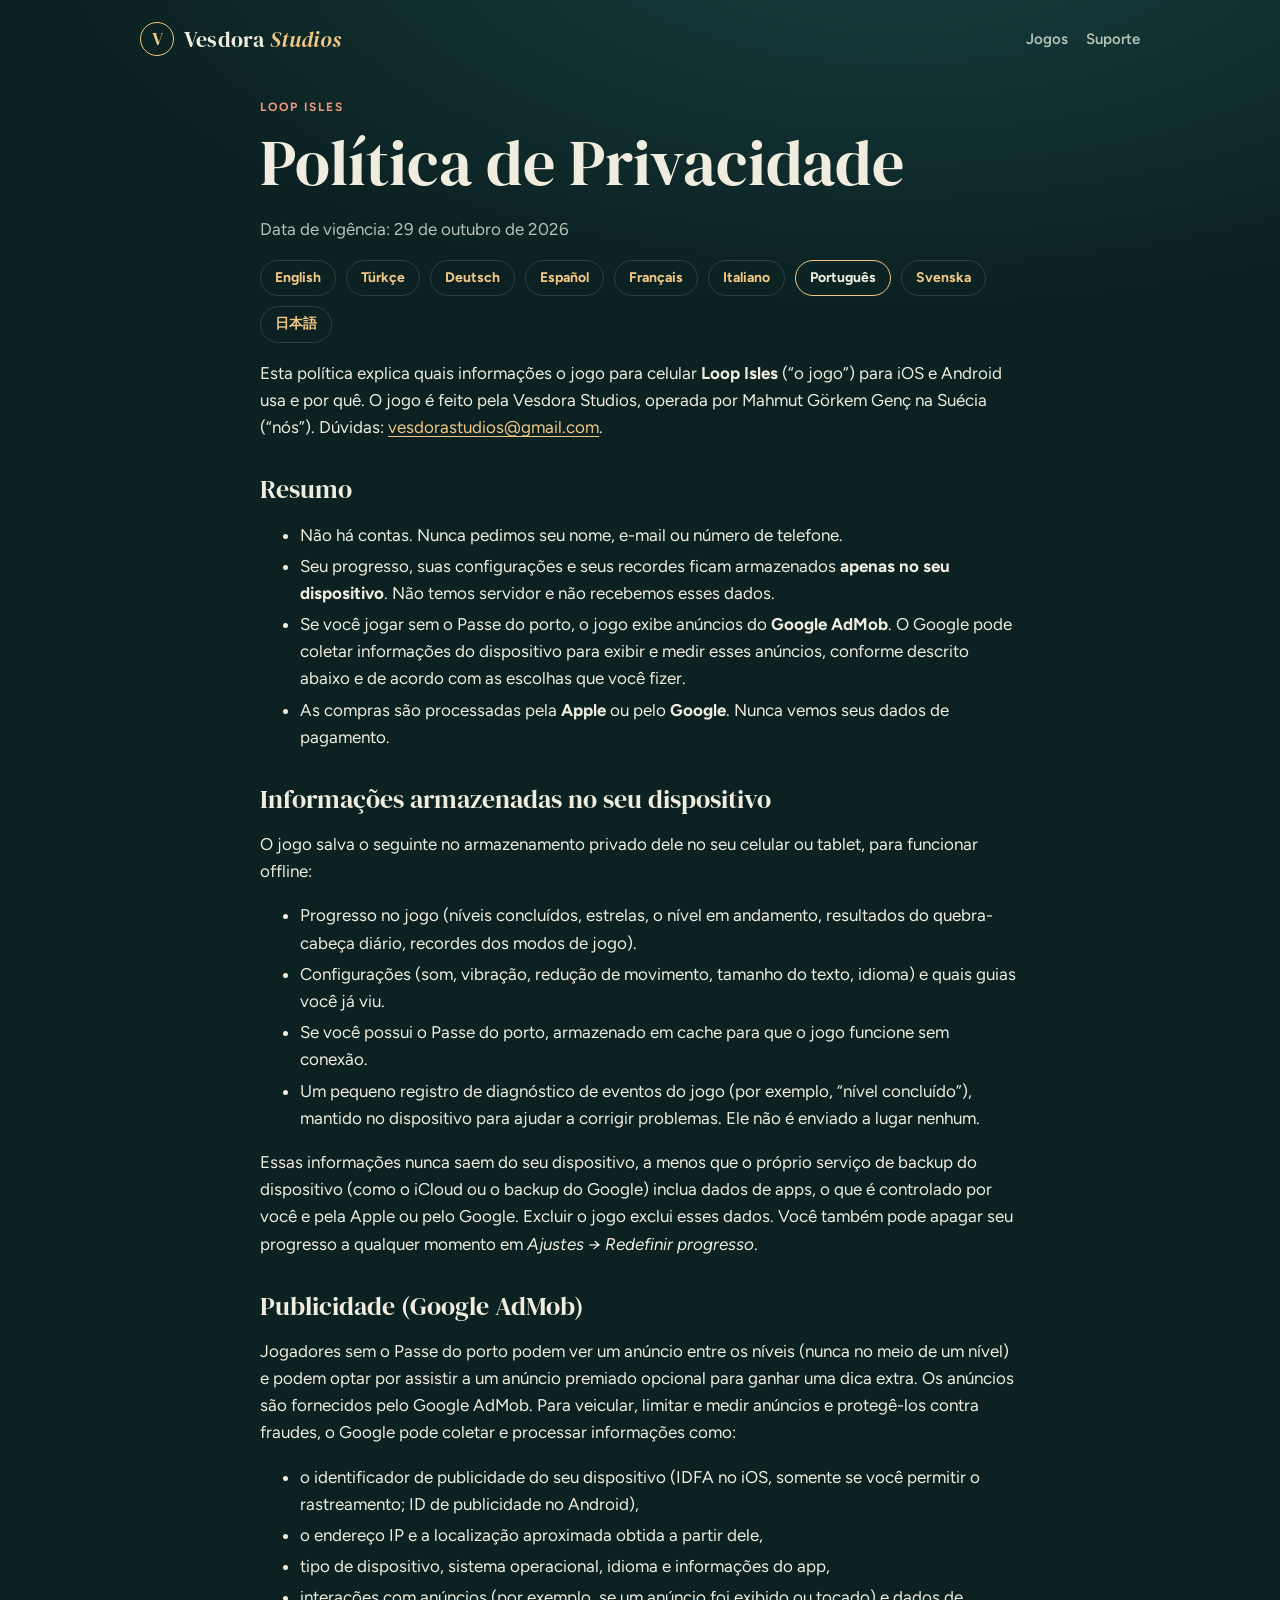
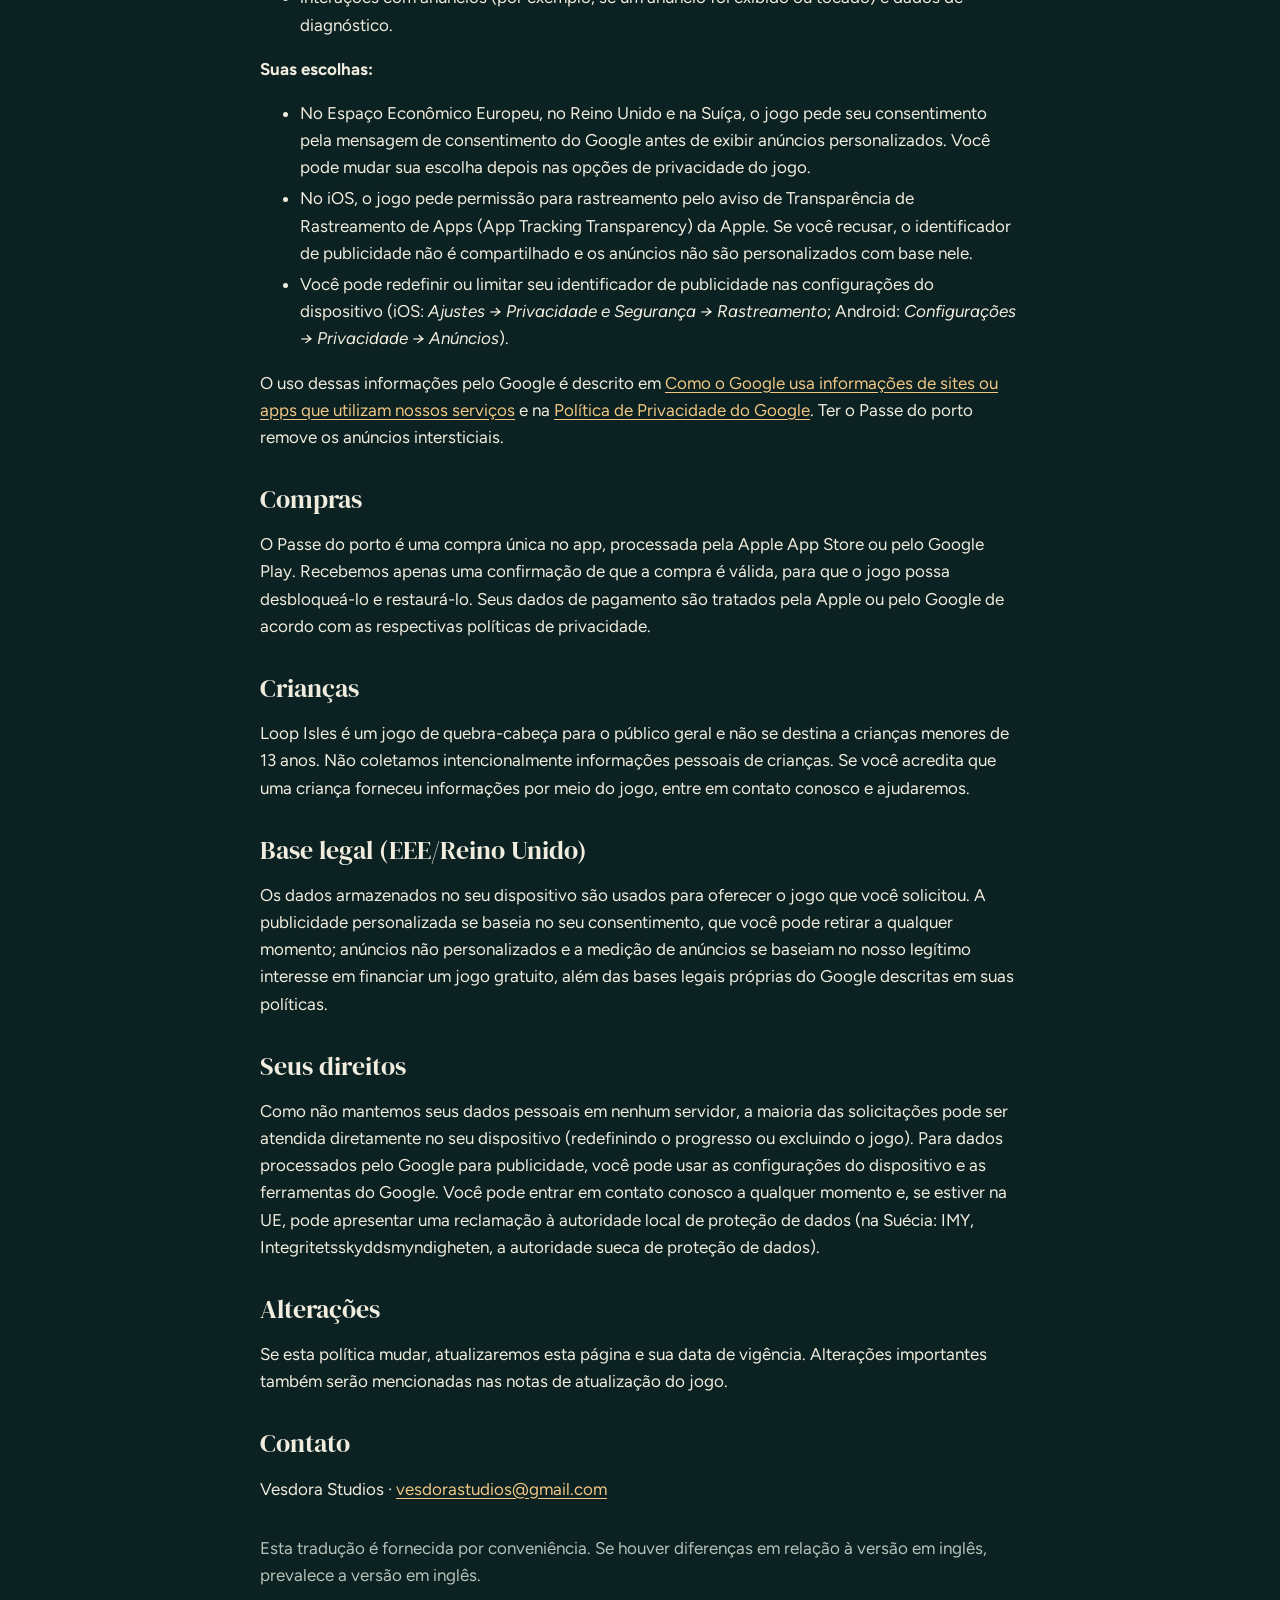
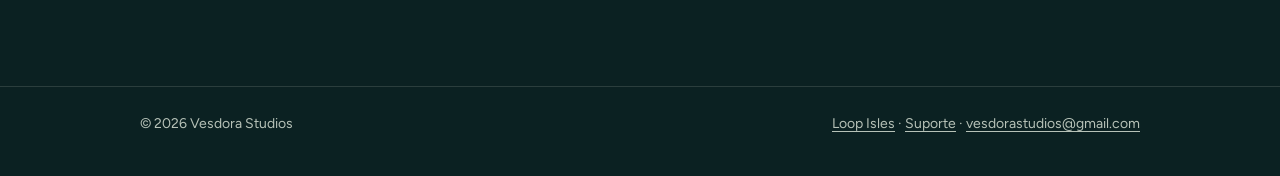
<file: loop-isles/privacy/pt-br/index.html>
<!doctype html>
<html lang="pt-BR">
<head>
<meta charset="utf-8">
<meta name="viewport" content="width=device-width, initial-scale=1">
<title>Política de Privacidade do Loop Isles · Vesdora Studios</title>
<meta name="description" content="Como o Loop Isles trata seus dados: o progresso fica no seu dispositivo, os anúncios são veiculados pelo Google AdMob e as compras passam pela Apple ou pelo Google.">
<link rel="icon" href="/assets/favicon.png">
<link rel="preconnect" href="https://fonts.googleapis.com">
<link rel="preconnect" href="https://fonts.gstatic.com" crossorigin>
<link href="https://fonts.googleapis.com/css2?family=DM+Serif+Display:ital@0;1&family=Figtree:wght@400;600;700&display=swap" rel="stylesheet">
<link rel="stylesheet" href="/assets/style.css">
</head>
<body>
<header class="top">
  <div class="wrap">
    <a class="brand" href="/"><span class="brand-mark">V</span><span class="brand-name">Vesdora <em>Studios</em></span></a>
    <nav class="nav"><a href="/">Jogos</a><a href="/support/">Suporte</a></nav>
  </div>
</header>

<main class="wrap prose">
  <p class="eyebrow">Loop Isles</p>
  <h1>Política de Privacidade</h1>
  <p class="muted">Data de vigência: 29 de outubro de 2026</p>
  <nav class="toc" aria-label="Language"><a href="/loop-isles/privacy/" lang="en">English</a><a href="/loop-isles/privacy/tr/" lang="tr">Türkçe</a><a href="/loop-isles/privacy/de/" lang="de">Deutsch</a><a href="/loop-isles/privacy/es/" lang="es">Español</a><a href="/loop-isles/privacy/fr/" lang="fr">Français</a><a href="/loop-isles/privacy/it/" lang="it">Italiano</a><a href="/loop-isles/privacy/pt-br/" lang="pt-BR" aria-current="true" style="color:var(--ink);border-color:var(--gold)">Português</a><a href="/loop-isles/privacy/sv/" lang="sv">Svenska</a><a href="/loop-isles/privacy/ja/" lang="ja">日本語</a></nav>

  <article id="pt-br" lang="pt-BR">
    <p>Esta política explica quais informações o jogo para celular <strong>Loop Isles</strong> (“o jogo”) para iOS e Android usa e por quê. O jogo é feito pela Vesdora Studios, operada por Mahmut Görkem Genç na Suécia (“nós”). Dúvidas: <a href="mailto:vesdorastudios@gmail.com">vesdorastudios@gmail.com</a>.</p>

    <h2>Resumo</h2>
    <ul>
      <li>Não há contas. Nunca pedimos seu nome, e-mail ou número de telefone.</li>
      <li>Seu progresso, suas configurações e seus recordes ficam armazenados <strong>apenas no seu dispositivo</strong>. Não temos servidor e não recebemos esses dados.</li>
      <li>Se você jogar sem o Passe do porto, o jogo exibe anúncios do <strong>Google AdMob</strong>. O Google pode coletar informações do dispositivo para exibir e medir esses anúncios, conforme descrito abaixo e de acordo com as escolhas que você fizer.</li>
      <li>As compras são processadas pela <strong>Apple</strong> ou pelo <strong>Google</strong>. Nunca vemos seus dados de pagamento.</li>
    </ul>

    <h2>Informações armazenadas no seu dispositivo</h2>
    <p>O jogo salva o seguinte no armazenamento privado dele no seu celular ou tablet, para funcionar offline:</p>
    <ul>
      <li>Progresso no jogo (níveis concluídos, estrelas, o nível em andamento, resultados do quebra-cabeça diário, recordes dos modos de jogo).</li>
      <li>Configurações (som, vibração, redução de movimento, tamanho do texto, idioma) e quais guias você já viu.</li>
      <li>Se você possui o Passe do porto, armazenado em cache para que o jogo funcione sem conexão.</li>
      <li>Um pequeno registro de diagnóstico de eventos do jogo (por exemplo, “nível concluído”), mantido no dispositivo para ajudar a corrigir problemas. Ele não é enviado a lugar nenhum.</li>
    </ul>
    <p>Essas informações nunca saem do seu dispositivo, a menos que o próprio serviço de backup do dispositivo (como o iCloud ou o backup do Google) inclua dados de apps, o que é controlado por você e pela Apple ou pelo Google. Excluir o jogo exclui esses dados. Você também pode apagar seu progresso a qualquer momento em <em>Ajustes → Redefinir progresso</em>.</p>

    <h2>Publicidade (Google AdMob)</h2>
    <p>Jogadores sem o Passe do porto podem ver um anúncio entre os níveis (nunca no meio de um nível) e podem optar por assistir a um anúncio premiado opcional para ganhar uma dica extra. Os anúncios são fornecidos pelo Google AdMob. Para veicular, limitar e medir anúncios e protegê-los contra fraudes, o Google pode coletar e processar informações como:</p>
    <ul>
      <li>o identificador de publicidade do seu dispositivo (IDFA no iOS, somente se você permitir o rastreamento; ID de publicidade no Android),</li>
      <li>o endereço IP e a localização aproximada obtida a partir dele,</li>
      <li>tipo de dispositivo, sistema operacional, idioma e informações do app,</li>
      <li>interações com anúncios (por exemplo, se um anúncio foi exibido ou tocado) e dados de diagnóstico.</li>
    </ul>
    <p><strong>Suas escolhas:</strong></p>
    <ul>
      <li>No Espaço Econômico Europeu, no Reino Unido e na Suíça, o jogo pede seu consentimento pela mensagem de consentimento do Google antes de exibir anúncios personalizados. Você pode mudar sua escolha depois nas opções de privacidade do jogo.</li>
      <li>No iOS, o jogo pede permissão para rastreamento pelo aviso de Transparência de Rastreamento de Apps (App Tracking Transparency) da Apple. Se você recusar, o identificador de publicidade não é compartilhado e os anúncios não são personalizados com base nele.</li>
      <li>Você pode redefinir ou limitar seu identificador de publicidade nas configurações do dispositivo (iOS: <em>Ajustes → Privacidade e Segurança → Rastreamento</em>; Android: <em>Configurações → Privacidade → Anúncios</em>).</li>
    </ul>
    <p>O uso dessas informações pelo Google é descrito em <a href="https://policies.google.com/technologies/partner-sites">Como o Google usa informações de sites ou apps que utilizam nossos serviços</a> e na <a href="https://policies.google.com/privacy">Política de Privacidade do Google</a>. Ter o Passe do porto remove os anúncios intersticiais.</p>

    <h2>Compras</h2>
    <p>O Passe do porto é uma compra única no app, processada pela Apple App Store ou pelo Google Play. Recebemos apenas uma confirmação de que a compra é válida, para que o jogo possa desbloqueá-lo e restaurá-lo. Seus dados de pagamento são tratados pela Apple ou pelo Google de acordo com as respectivas políticas de privacidade.</p>

    <h2>Crianças</h2>
    <p>Loop Isles é um jogo de quebra-cabeça para o público geral e não se destina a crianças menores de 13 anos. Não coletamos intencionalmente informações pessoais de crianças. Se você acredita que uma criança forneceu informações por meio do jogo, entre em contato conosco e ajudaremos.</p>

    <h2>Base legal (EEE/Reino Unido)</h2>
    <p>Os dados armazenados no seu dispositivo são usados para oferecer o jogo que você solicitou. A publicidade personalizada se baseia no seu consentimento, que você pode retirar a qualquer momento; anúncios não personalizados e a medição de anúncios se baseiam no nosso legítimo interesse em financiar um jogo gratuito, além das bases legais próprias do Google descritas em suas políticas.</p>

    <h2>Seus direitos</h2>
    <p>Como não mantemos seus dados pessoais em nenhum servidor, a maioria das solicitações pode ser atendida diretamente no seu dispositivo (redefinindo o progresso ou excluindo o jogo). Para dados processados pelo Google para publicidade, você pode usar as configurações do dispositivo e as ferramentas do Google. Você pode entrar em contato conosco a qualquer momento e, se estiver na UE, pode apresentar uma reclamação à autoridade local de proteção de dados (na Suécia: IMY, Integritetsskyddsmyndigheten, a autoridade sueca de proteção de dados).</p>

    <h2>Alterações</h2>
    <p>Se esta política mudar, atualizaremos esta página e sua data de vigência. Alterações importantes também serão mencionadas nas notas de atualização do jogo.</p>

    <h2>Contato</h2>
    <p>Vesdora Studios · <a href="mailto:vesdorastudios@gmail.com">vesdorastudios@gmail.com</a></p>
  </article>
  <p class="muted" style="margin-top:32px">Esta tradução é fornecida por conveniência. Se houver diferenças em relação à versão em inglês, prevalece a versão em inglês.</p>
</main>

<footer class="foot">
  <div class="wrap">
    <span>© 2026 Vesdora Studios</span>
    <span><a href="/loop-isles/">Loop Isles</a> · <a href="/support/">Suporte</a> · <a href="mailto:vesdorastudios@gmail.com">vesdorastudios@gmail.com</a></span>
  </div>
</footer>
</body>
</html>
</file>
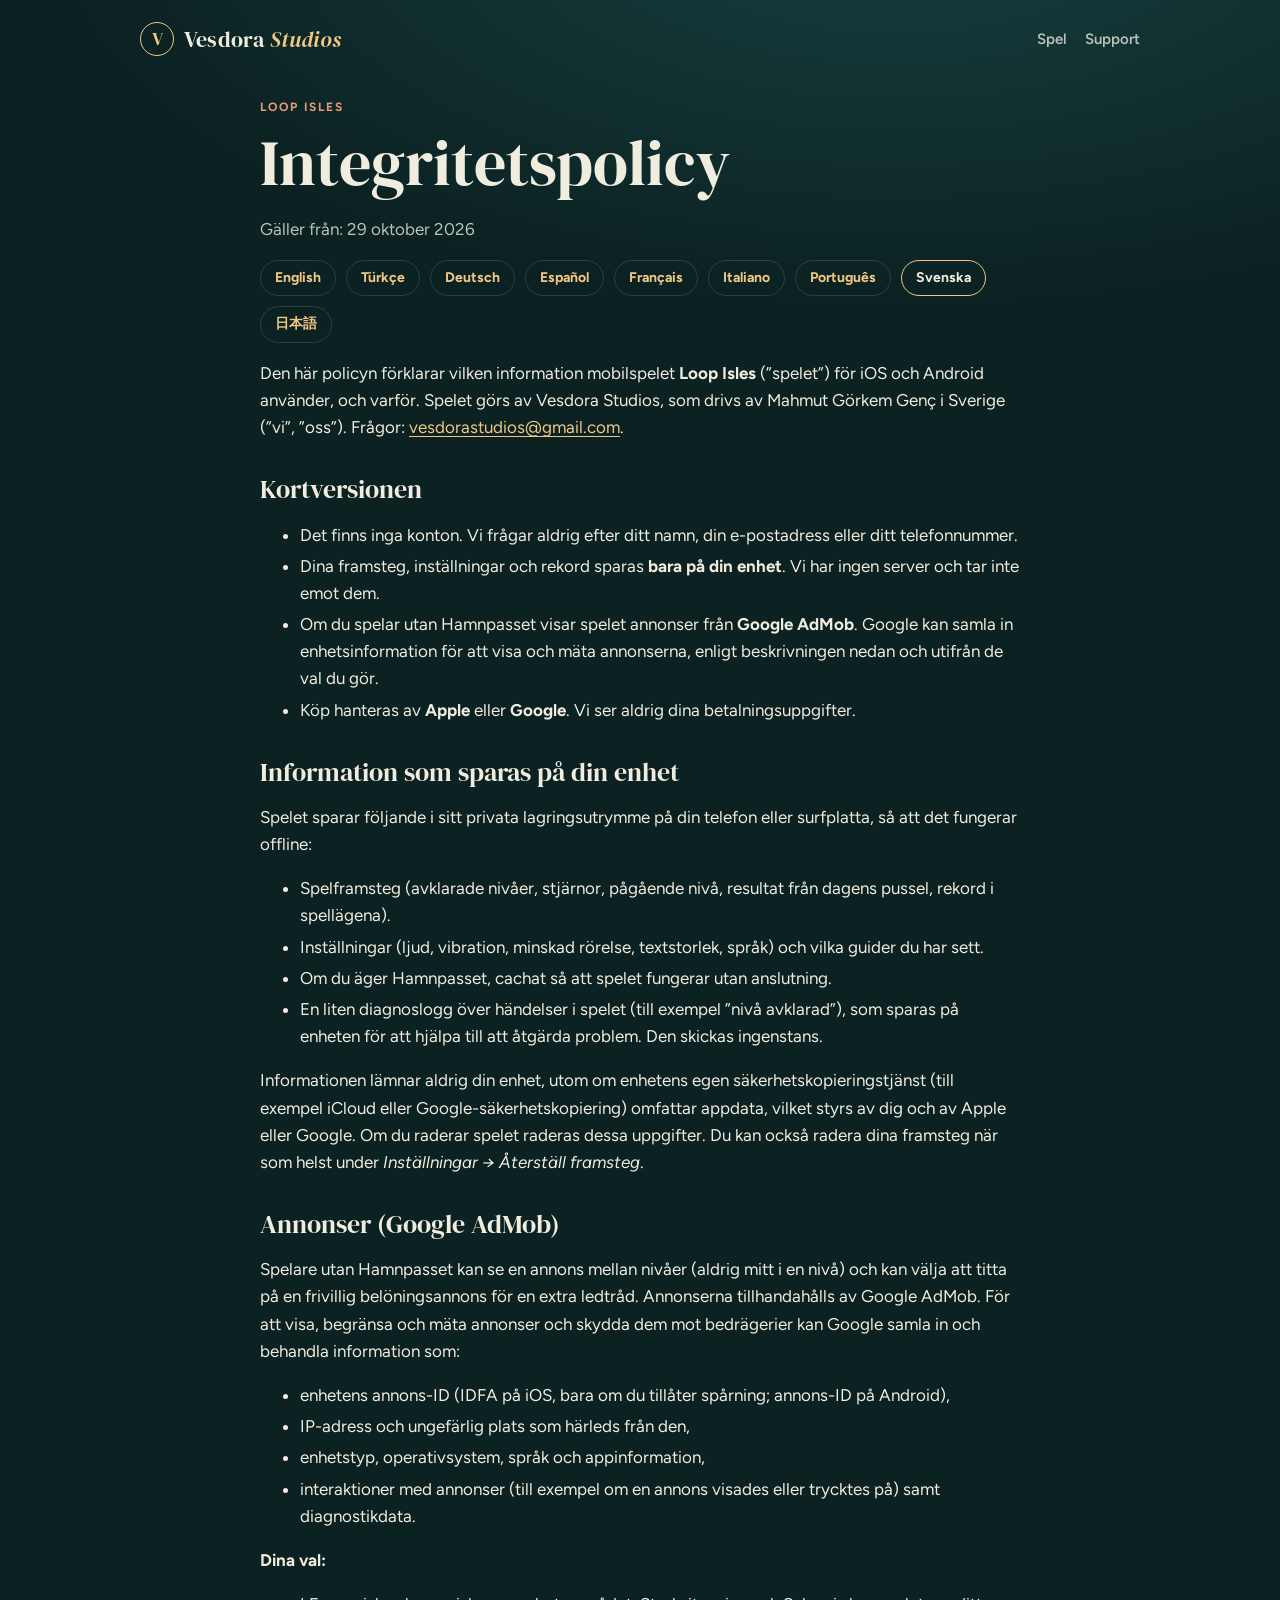
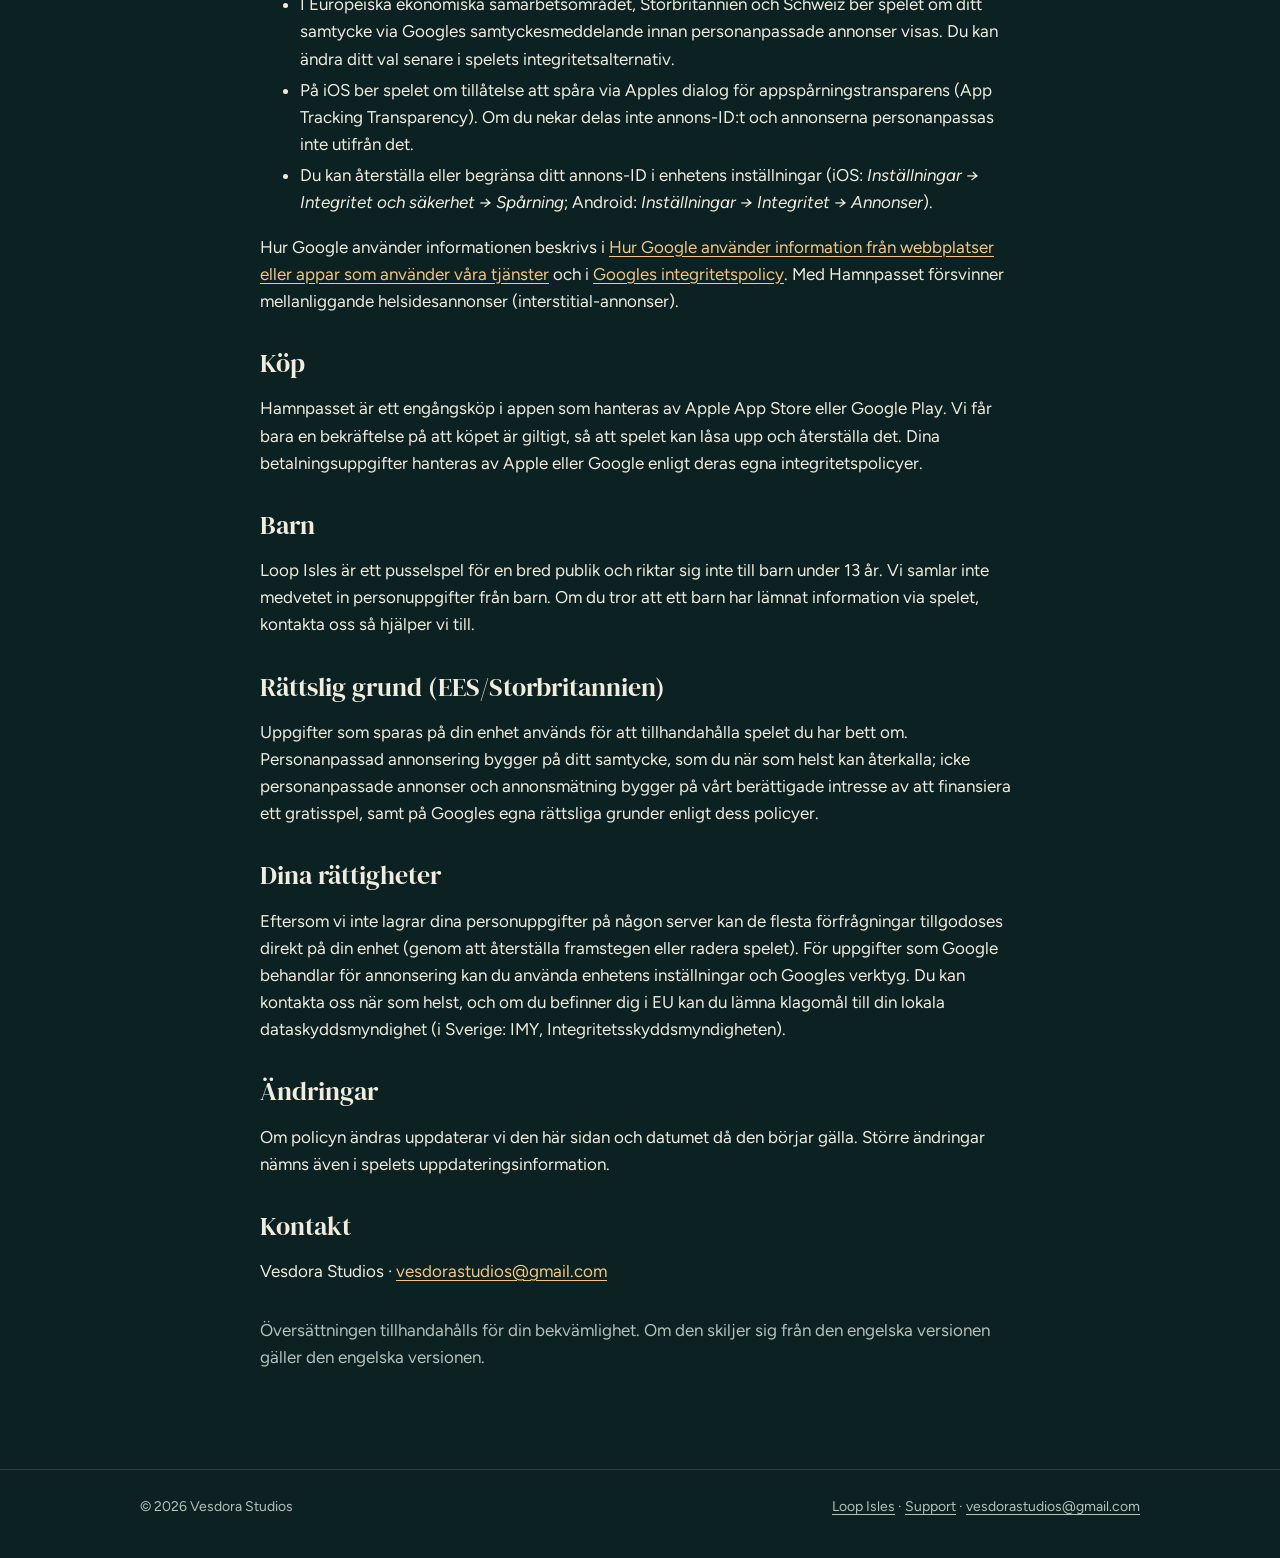
<file: loop-isles/privacy/sv/index.html>
<!doctype html>
<html lang="sv">
<head>
<meta charset="utf-8">
<meta name="viewport" content="width=device-width, initial-scale=1">
<title>Integritetspolicy för Loop Isles · Vesdora Studios</title>
<meta name="description" content="Så hanterar Loop Isles dina uppgifter: framstegen stannar på din enhet, annonser levereras av Google AdMob och köp sker via Apple eller Google.">
<link rel="icon" href="/assets/favicon.png">
<link rel="preconnect" href="https://fonts.googleapis.com">
<link rel="preconnect" href="https://fonts.gstatic.com" crossorigin>
<link href="https://fonts.googleapis.com/css2?family=DM+Serif+Display:ital@0;1&family=Figtree:wght@400;600;700&display=swap" rel="stylesheet">
<link rel="stylesheet" href="/assets/style.css">
</head>
<body>
<header class="top">
  <div class="wrap">
    <a class="brand" href="/"><span class="brand-mark">V</span><span class="brand-name">Vesdora <em>Studios</em></span></a>
    <nav class="nav"><a href="/">Spel</a><a href="/support/">Support</a></nav>
  </div>
</header>

<main class="wrap prose">
  <p class="eyebrow">Loop Isles</p>
  <h1>Integritetspolicy</h1>
  <p class="muted">Gäller från: 29 oktober 2026</p>
  <nav class="toc" aria-label="Language"><a href="/loop-isles/privacy/" lang="en">English</a><a href="/loop-isles/privacy/tr/" lang="tr">Türkçe</a><a href="/loop-isles/privacy/de/" lang="de">Deutsch</a><a href="/loop-isles/privacy/es/" lang="es">Español</a><a href="/loop-isles/privacy/fr/" lang="fr">Français</a><a href="/loop-isles/privacy/it/" lang="it">Italiano</a><a href="/loop-isles/privacy/pt-br/" lang="pt-BR">Português</a><a href="/loop-isles/privacy/sv/" lang="sv" aria-current="true" style="color:var(--ink);border-color:var(--gold)">Svenska</a><a href="/loop-isles/privacy/ja/" lang="ja">日本語</a></nav>

  <article id="sv" lang="sv">
    <p>Den här policyn förklarar vilken information mobilspelet <strong>Loop Isles</strong> (”spelet”) för iOS och Android använder, och varför. Spelet görs av Vesdora Studios, som drivs av Mahmut Görkem Genç i Sverige (”vi”, ”oss”). Frågor: <a href="mailto:vesdorastudios@gmail.com">vesdorastudios@gmail.com</a>.</p>

    <h2>Kortversionen</h2>
    <ul>
      <li>Det finns inga konton. Vi frågar aldrig efter ditt namn, din e-postadress eller ditt telefonnummer.</li>
      <li>Dina framsteg, inställningar och rekord sparas <strong>bara på din enhet</strong>. Vi har ingen server och tar inte emot dem.</li>
      <li>Om du spelar utan Hamnpasset visar spelet annonser från <strong>Google AdMob</strong>. Google kan samla in enhetsinformation för att visa och mäta annonserna, enligt beskrivningen nedan och utifrån de val du gör.</li>
      <li>Köp hanteras av <strong>Apple</strong> eller <strong>Google</strong>. Vi ser aldrig dina betalningsuppgifter.</li>
    </ul>

    <h2>Information som sparas på din enhet</h2>
    <p>Spelet sparar följande i sitt privata lagringsutrymme på din telefon eller surfplatta, så att det fungerar offline:</p>
    <ul>
      <li>Spelframsteg (avklarade nivåer, stjärnor, pågående nivå, resultat från dagens pussel, rekord i spellägena).</li>
      <li>Inställningar (ljud, vibration, minskad rörelse, textstorlek, språk) och vilka guider du har sett.</li>
      <li>Om du äger Hamnpasset, cachat så att spelet fungerar utan anslutning.</li>
      <li>En liten diagnoslogg över händelser i spelet (till exempel ”nivå avklarad”), som sparas på enheten för att hjälpa till att åtgärda problem. Den skickas ingenstans.</li>
    </ul>
    <p>Informationen lämnar aldrig din enhet, utom om enhetens egen säkerhetskopieringstjänst (till exempel iCloud eller Google-säkerhetskopiering) omfattar appdata, vilket styrs av dig och av Apple eller Google. Om du raderar spelet raderas dessa uppgifter. Du kan också radera dina framsteg när som helst under <em>Inställningar → Återställ framsteg</em>.</p>

    <h2>Annonser (Google AdMob)</h2>
    <p>Spelare utan Hamnpasset kan se en annons mellan nivåer (aldrig mitt i en nivå) och kan välja att titta på en frivillig belöningsannons för en extra ledtråd. Annonserna tillhandahålls av Google AdMob. För att visa, begränsa och mäta annonser och skydda dem mot bedrägerier kan Google samla in och behandla information som:</p>
    <ul>
      <li>enhetens annons-ID (IDFA på iOS, bara om du tillåter spårning; annons-ID på Android),</li>
      <li>IP-adress och ungefärlig plats som härleds från den,</li>
      <li>enhetstyp, operativsystem, språk och appinformation,</li>
      <li>interaktioner med annonser (till exempel om en annons visades eller trycktes på) samt diagnostikdata.</li>
    </ul>
    <p><strong>Dina val:</strong></p>
    <ul>
      <li>I Europeiska ekonomiska samarbetsområdet, Storbritannien och Schweiz ber spelet om ditt samtycke via Googles samtyckesmeddelande innan personanpassade annonser visas. Du kan ändra ditt val senare i spelets integritetsalternativ.</li>
      <li>På iOS ber spelet om tillåtelse att spåra via Apples dialog för appspårningstransparens (App Tracking Transparency). Om du nekar delas inte annons-ID:t och annonserna personanpassas inte utifrån det.</li>
      <li>Du kan återställa eller begränsa ditt annons-ID i enhetens inställningar (iOS: <em>Inställningar → Integritet och säkerhet → Spårning</em>; Android: <em>Inställningar → Integritet → Annonser</em>).</li>
    </ul>
    <p>Hur Google använder informationen beskrivs i <a href="https://policies.google.com/technologies/partner-sites">Hur Google använder information från webbplatser eller appar som använder våra tjänster</a> och i <a href="https://policies.google.com/privacy">Googles integritetspolicy</a>. Med Hamnpasset försvinner mellanliggande helsidesannonser (interstitial-annonser).</p>

    <h2>Köp</h2>
    <p>Hamnpasset är ett engångsköp i appen som hanteras av Apple App Store eller Google Play. Vi får bara en bekräftelse på att köpet är giltigt, så att spelet kan låsa upp och återställa det. Dina betalningsuppgifter hanteras av Apple eller Google enligt deras egna integritetspolicyer.</p>

    <h2>Barn</h2>
    <p>Loop Isles är ett pusselspel för en bred publik och riktar sig inte till barn under 13 år. Vi samlar inte medvetet in personuppgifter från barn. Om du tror att ett barn har lämnat information via spelet, kontakta oss så hjälper vi till.</p>

    <h2>Rättslig grund (EES/Storbritannien)</h2>
    <p>Uppgifter som sparas på din enhet används för att tillhandahålla spelet du har bett om. Personanpassad annonsering bygger på ditt samtycke, som du när som helst kan återkalla; icke personanpassade annonser och annonsmätning bygger på vårt berättigade intresse av att finansiera ett gratisspel, samt på Googles egna rättsliga grunder enligt dess policyer.</p>

    <h2>Dina rättigheter</h2>
    <p>Eftersom vi inte lagrar dina personuppgifter på någon server kan de flesta förfrågningar tillgodoses direkt på din enhet (genom att återställa framstegen eller radera spelet). För uppgifter som Google behandlar för annonsering kan du använda enhetens inställningar och Googles verktyg. Du kan kontakta oss när som helst, och om du befinner dig i EU kan du lämna klagomål till din lokala dataskyddsmyndighet (i Sverige: IMY, Integritetsskyddsmyndigheten).</p>

    <h2>Ändringar</h2>
    <p>Om policyn ändras uppdaterar vi den här sidan och datumet då den börjar gälla. Större ändringar nämns även i spelets uppdateringsinformation.</p>

    <h2>Kontakt</h2>
    <p>Vesdora Studios · <a href="mailto:vesdorastudios@gmail.com">vesdorastudios@gmail.com</a></p>
  </article>
  <p class="muted" style="margin-top:32px">Översättningen tillhandahålls för din bekvämlighet. Om den skiljer sig från den engelska versionen gäller den engelska versionen.</p>
</main>

<footer class="foot">
  <div class="wrap">
    <span>© 2026 Vesdora Studios</span>
    <span><a href="/loop-isles/">Loop Isles</a> · <a href="/support/">Support</a> · <a href="mailto:vesdorastudios@gmail.com">vesdorastudios@gmail.com</a></span>
  </div>
</footer>
</body>
</html>
</file>
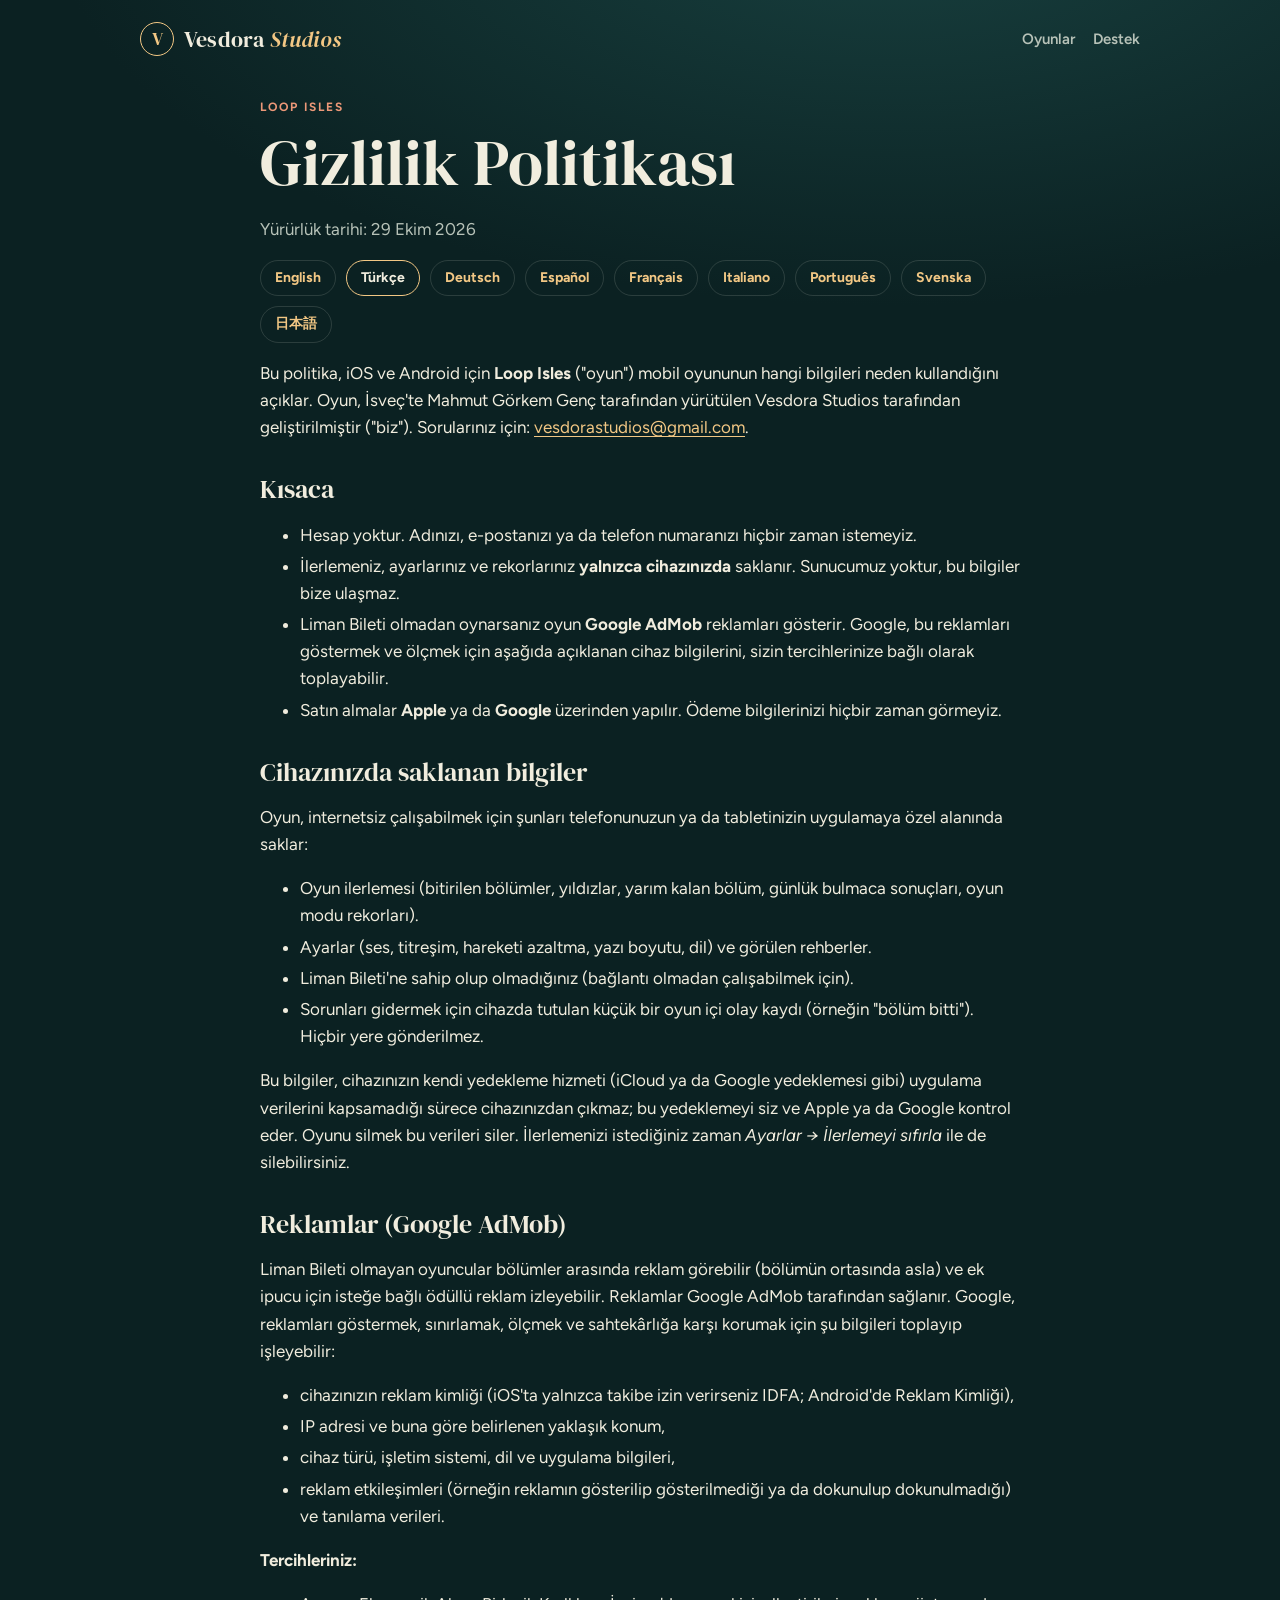
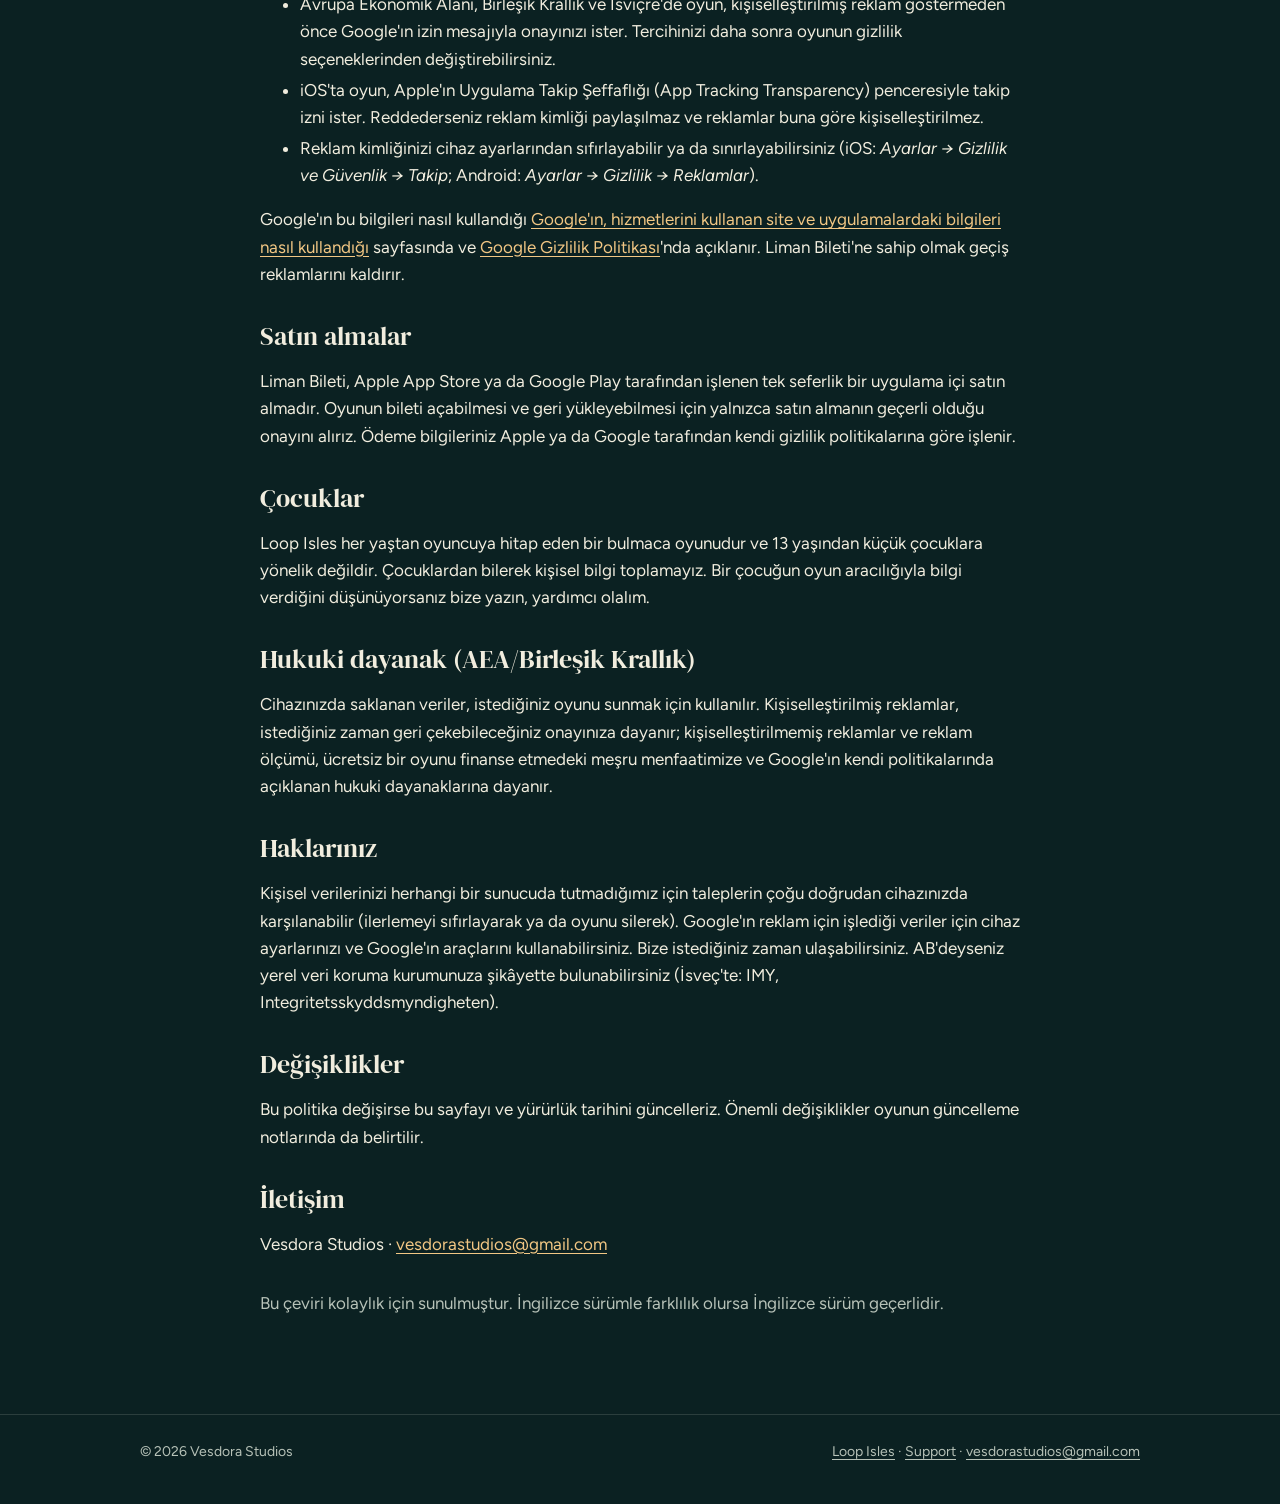
<file: loop-isles/privacy/tr/index.html>
<!doctype html>
<html lang="tr">
<head>
<meta charset="utf-8">
<meta name="viewport" content="width=device-width, initial-scale=1">
<title>Loop Isles Gizlilik Politikası · Vesdora Studios</title>
<meta name="description" content="Loop Isles verilerinizi nasıl işler: ilerlemeniz cihazınızda kalır; reklamları Google AdMob gösterir; satın almalar Apple veya Google üzerinden yapılır.">
<link rel="icon" href="/assets/favicon.png">
<link rel="preconnect" href="https://fonts.googleapis.com">
<link rel="preconnect" href="https://fonts.gstatic.com" crossorigin>
<link href="https://fonts.googleapis.com/css2?family=DM+Serif+Display:ital@0;1&family=Figtree:wght@400;600;700&display=swap" rel="stylesheet">
<link rel="stylesheet" href="/assets/style.css">
</head>
<body>
<header class="top">
  <div class="wrap">
    <a class="brand" href="/"><span class="brand-mark">V</span><span class="brand-name">Vesdora <em>Studios</em></span></a>
    <nav class="nav"><a href="/">Oyunlar</a><a href="/support/">Destek</a></nav>
  </div>
</header>

<main class="wrap prose">
  <p class="eyebrow">Loop Isles</p>
  <h1>Gizlilik Politikası</h1>
  <p class="muted">Yürürlük tarihi: 29 Ekim 2026</p>
  <nav class="toc" aria-label="Language"><a href="/loop-isles/privacy/" lang="en">English</a><a href="/loop-isles/privacy/tr/" lang="tr" aria-current="true" style="color:var(--ink);border-color:var(--gold)">Türkçe</a><a href="/loop-isles/privacy/de/" lang="de">Deutsch</a><a href="/loop-isles/privacy/es/" lang="es">Español</a><a href="/loop-isles/privacy/fr/" lang="fr">Français</a><a href="/loop-isles/privacy/it/" lang="it">Italiano</a><a href="/loop-isles/privacy/pt-br/" lang="pt-BR">Português</a><a href="/loop-isles/privacy/sv/" lang="sv">Svenska</a><a href="/loop-isles/privacy/ja/" lang="ja">日本語</a></nav>

  <article id="tr" lang="tr">
        <p>Bu politika, iOS ve Android için <strong>Loop Isles</strong> ("oyun") mobil oyununun hangi bilgileri neden kullandığını açıklar. Oyun, İsveç'te Mahmut Görkem Genç tarafından yürütülen Vesdora Studios tarafından geliştirilmiştir ("biz"). Sorularınız için: <a href="mailto:vesdorastudios@gmail.com">vesdorastudios@gmail.com</a>.</p>

    <h2>Kısaca</h2>
    <ul>
      <li>Hesap yoktur. Adınızı, e-postanızı ya da telefon numaranızı hiçbir zaman istemeyiz.</li>
      <li>İlerlemeniz, ayarlarınız ve rekorlarınız <strong>yalnızca cihazınızda</strong> saklanır. Sunucumuz yoktur, bu bilgiler bize ulaşmaz.</li>
      <li>Liman Bileti olmadan oynarsanız oyun <strong>Google AdMob</strong> reklamları gösterir. Google, bu reklamları göstermek ve ölçmek için aşağıda açıklanan cihaz bilgilerini, sizin tercihlerinize bağlı olarak toplayabilir.</li>
      <li>Satın almalar <strong>Apple</strong> ya da <strong>Google</strong> üzerinden yapılır. Ödeme bilgilerinizi hiçbir zaman görmeyiz.</li>
    </ul>

    <h2>Cihazınızda saklanan bilgiler</h2>
    <p>Oyun, internetsiz çalışabilmek için şunları telefonunuzun ya da tabletinizin uygulamaya özel alanında saklar:</p>
    <ul>
      <li>Oyun ilerlemesi (bitirilen bölümler, yıldızlar, yarım kalan bölüm, günlük bulmaca sonuçları, oyun modu rekorları).</li>
      <li>Ayarlar (ses, titreşim, hareketi azaltma, yazı boyutu, dil) ve görülen rehberler.</li>
      <li>Liman Bileti'ne sahip olup olmadığınız (bağlantı olmadan çalışabilmek için).</li>
      <li>Sorunları gidermek için cihazda tutulan küçük bir oyun içi olay kaydı (örneğin "bölüm bitti"). Hiçbir yere gönderilmez.</li>
    </ul>
    <p>Bu bilgiler, cihazınızın kendi yedekleme hizmeti (iCloud ya da Google yedeklemesi gibi) uygulama verilerini kapsamadığı sürece cihazınızdan çıkmaz; bu yedeklemeyi siz ve Apple ya da Google kontrol eder. Oyunu silmek bu verileri siler. İlerlemenizi istediğiniz zaman <em>Ayarlar → İlerlemeyi sıfırla</em> ile de silebilirsiniz.</p>

    <h2>Reklamlar (Google AdMob)</h2>
    <p>Liman Bileti olmayan oyuncular bölümler arasında reklam görebilir (bölümün ortasında asla) ve ek ipucu için isteğe bağlı ödüllü reklam izleyebilir. Reklamlar Google AdMob tarafından sağlanır. Google, reklamları göstermek, sınırlamak, ölçmek ve sahtekârlığa karşı korumak için şu bilgileri toplayıp işleyebilir:</p>
    <ul>
      <li>cihazınızın reklam kimliği (iOS'ta yalnızca takibe izin verirseniz IDFA; Android'de Reklam Kimliği),</li>
      <li>IP adresi ve buna göre belirlenen yaklaşık konum,</li>
      <li>cihaz türü, işletim sistemi, dil ve uygulama bilgileri,</li>
      <li>reklam etkileşimleri (örneğin reklamın gösterilip gösterilmediği ya da dokunulup dokunulmadığı) ve tanılama verileri.</li>
    </ul>
    <p><strong>Tercihleriniz:</strong></p>
    <ul>
      <li>Avrupa Ekonomik Alanı, Birleşik Krallık ve İsviçre'de oyun, kişiselleştirilmiş reklam göstermeden önce Google'ın izin mesajıyla onayınızı ister. Tercihinizi daha sonra oyunun gizlilik seçeneklerinden değiştirebilirsiniz.</li>
      <li>iOS'ta oyun, Apple'ın Uygulama Takip Şeffaflığı (App Tracking Transparency) penceresiyle takip izni ister. Reddederseniz reklam kimliği paylaşılmaz ve reklamlar buna göre kişiselleştirilmez.</li>
      <li>Reklam kimliğinizi cihaz ayarlarından sıfırlayabilir ya da sınırlayabilirsiniz (iOS: <em>Ayarlar → Gizlilik ve Güvenlik → Takip</em>; Android: <em>Ayarlar → Gizlilik → Reklamlar</em>).</li>
    </ul>
    <p>Google'ın bu bilgileri nasıl kullandığı <a href="https://policies.google.com/technologies/partner-sites">Google'ın, hizmetlerini kullanan site ve uygulamalardaki bilgileri nasıl kullandığı</a> sayfasında ve <a href="https://policies.google.com/privacy">Google Gizlilik Politikası</a>'nda açıklanır. Liman Bileti'ne sahip olmak geçiş reklamlarını kaldırır.</p>

    <h2>Satın almalar</h2>
    <p>Liman Bileti, Apple App Store ya da Google Play tarafından işlenen tek seferlik bir uygulama içi satın almadır. Oyunun bileti açabilmesi ve geri yükleyebilmesi için yalnızca satın almanın geçerli olduğu onayını alırız. Ödeme bilgileriniz Apple ya da Google tarafından kendi gizlilik politikalarına göre işlenir.</p>

    <h2>Çocuklar</h2>
    <p>Loop Isles her yaştan oyuncuya hitap eden bir bulmaca oyunudur ve 13 yaşından küçük çocuklara yönelik değildir. Çocuklardan bilerek kişisel bilgi toplamayız. Bir çocuğun oyun aracılığıyla bilgi verdiğini düşünüyorsanız bize yazın, yardımcı olalım.</p>

    <h2>Hukuki dayanak (AEA/Birleşik Krallık)</h2>
    <p>Cihazınızda saklanan veriler, istediğiniz oyunu sunmak için kullanılır. Kişiselleştirilmiş reklamlar, istediğiniz zaman geri çekebileceğiniz onayınıza dayanır; kişiselleştirilmemiş reklamlar ve reklam ölçümü, ücretsiz bir oyunu finanse etmedeki meşru menfaatimize ve Google'ın kendi politikalarında açıklanan hukuki dayanaklarına dayanır.</p>

    <h2>Haklarınız</h2>
    <p>Kişisel verilerinizi herhangi bir sunucuda tutmadığımız için taleplerin çoğu doğrudan cihazınızda karşılanabilir (ilerlemeyi sıfırlayarak ya da oyunu silerek). Google'ın reklam için işlediği veriler için cihaz ayarlarınızı ve Google'ın araçlarını kullanabilirsiniz. Bize istediğiniz zaman ulaşabilirsiniz. AB'deyseniz yerel veri koruma kurumunuza şikâyette bulunabilirsiniz (İsveç'te: IMY, Integritetsskyddsmyndigheten).</p>

    <h2>Değişiklikler</h2>
    <p>Bu politika değişirse bu sayfayı ve yürürlük tarihini güncelleriz. Önemli değişiklikler oyunun güncelleme notlarında da belirtilir.</p>

    <h2>İletişim</h2>
    <p>Vesdora Studios · <a href="mailto:vesdorastudios@gmail.com">vesdorastudios@gmail.com</a></p>
  </article>
  <p class="muted" style="margin-top:32px">Bu çeviri kolaylık için sunulmuştur. İngilizce sürümle farklılık olursa İngilizce sürüm geçerlidir.</p>
</main>

<footer class="foot">
  <div class="wrap">
    <span>© 2026 Vesdora Studios</span>
    <span><a href="/loop-isles/">Loop Isles</a> · <a href="/support/">Support</a> · <a href="mailto:vesdorastudios@gmail.com">vesdorastudios@gmail.com</a></span>
  </div>
</footer>
</body>
</html>
</file>
<file: assets/style.css>
/* Vesdora Studios — night print palette shared with the games. */
:root {
  --night: #0b2122;
  --night-2: #0f2e2e;
  --panel: #143a3a;
  --ink: #f1edde;
  --muted: #b7c2b8;
  --gold: #f2c784;
  --coral: #ec9878;
  --line: rgba(241, 237, 222, 0.14);
  --paper: #f1edde;
  --paper-ink: #243e36;
  --radius: 22px;
  --wrap: 1040px;
}

* { box-sizing: border-box; }

html { -webkit-text-size-adjust: 100%; }

body {
  margin: 0;
  background: radial-gradient(120% 80% at 70% -10%, #18403f 0%, var(--night) 55%) fixed, var(--night);
  color: var(--ink);
  font: 400 17px/1.6 "Figtree", system-ui, -apple-system, "Segoe UI", sans-serif;
}

a { color: var(--gold); text-underline-offset: 3px; }
a:hover { color: var(--ink); }
a:focus-visible, button:focus-visible { outline: 2px solid var(--gold); outline-offset: 3px; border-radius: 6px; }

.wrap { max-width: var(--wrap); margin: 0 auto; padding: 0 20px; }

/* Header */
.top { padding: 22px 0; }
.top .wrap { display: flex; align-items: center; justify-content: space-between; gap: 16px; }
.brand { display: flex; align-items: center; gap: 10px; color: var(--ink); text-decoration: none; }
.brand-mark {
  width: 34px; height: 34px; border-radius: 50%;
  display: grid; place-items: center;
  border: 1.5px solid var(--gold); color: var(--gold);
  font: 400 18px/1 "DM Serif Display", Georgia, serif;
}
.brand-name { font: 400 22px/1 "DM Serif Display", Georgia, serif; letter-spacing: 0.2px; }
.brand-name em { color: var(--gold); font-style: italic; }
.nav { display: flex; gap: 18px; font-weight: 600; font-size: 15px; }
.nav a { color: var(--muted); text-decoration: none; }
.nav a:hover, .nav a[aria-current="page"] { color: var(--ink); }

/* Type */
h1, h2, h3 { font-family: "DM Serif Display", Georgia, serif; font-weight: 400; line-height: 1.12; margin: 0 0 12px; }
h1 { font-size: clamp(38px, 6vw, 64px); }
h2 { font-size: clamp(28px, 4vw, 38px); margin-top: 8px; }
h3 { font-size: 22px; }
.eyebrow { text-transform: uppercase; letter-spacing: 2px; font-size: 12px; font-weight: 700; color: var(--coral); margin: 0 0 10px; }
.lead { font-size: 19px; color: var(--muted); max-width: 640px; }
.muted { color: var(--muted); }

/* Hero */
.hero { padding: 48px 0 40px; }
.hero h1 em { color: var(--gold); }

/* Cards */
.grid { display: grid; gap: 20px; grid-template-columns: repeat(auto-fill, minmax(300px, 1fr)); }
.card {
  background: linear-gradient(180deg, rgba(255, 255, 255, 0.05), rgba(255, 255, 255, 0.02));
  border: 1px solid var(--line); border-radius: var(--radius);
  padding: 22px; box-shadow: 0 18px 40px rgba(0, 0, 0, 0.28);
}
.game-card { display: flex; gap: 18px; align-items: flex-start; color: var(--ink); text-decoration: none; }
.game-card:hover { border-color: rgba(242, 199, 132, 0.5); }
.game-card img { width: 84px; height: 84px; border-radius: 20px; flex: none; box-shadow: 0 8px 20px rgba(0, 0, 0, 0.35); }
.game-card h3 { margin-bottom: 4px; }
.tag { display: inline-block; font-size: 12px; font-weight: 700; letter-spacing: 1px; text-transform: uppercase;
  color: var(--gold); border: 1px solid rgba(242, 199, 132, 0.45); border-radius: 100px; padding: 3px 10px; margin-top: 8px; }
.card.soon { border-style: dashed; color: var(--muted); display: grid; place-items: center; min-height: 128px; text-align: center; }

section { padding: 28px 0; }

/* Game page */
.game-hero { display: grid; gap: 32px; grid-template-columns: 1.1fr 0.9fr; align-items: center; padding: 36px 0 24px; }
.game-hero .icon { width: 112px; height: 112px; border-radius: 26px; box-shadow: 0 14px 30px rgba(0, 0, 0, 0.4); margin-bottom: 18px; }
.phone { width: 100%; max-width: 330px; justify-self: center; border-radius: 34px; border: 1px solid var(--line);
  box-shadow: 0 30px 60px rgba(0, 0, 0, 0.45); }
.badges { display: flex; flex-wrap: wrap; gap: 10px; margin-top: 22px; }
.badge { display: inline-flex; align-items: center; gap: 8px; padding: 11px 18px; border-radius: 100px;
  background: var(--paper); color: var(--paper-ink); font-weight: 700; font-size: 15px; text-decoration: none; }
.badge.ghost { background: transparent; color: var(--muted); border: 1px solid var(--line); }
.shots { display: flex; gap: 16px; overflow-x: auto; padding: 6px 2px 18px; scroll-snap-type: x mandatory; }
.shots img { width: 220px; flex: none; border-radius: 26px; border: 1px solid var(--line); scroll-snap-align: start;
  box-shadow: 0 16px 34px rgba(0, 0, 0, 0.35); }
.features { display: grid; gap: 16px; grid-template-columns: repeat(auto-fill, minmax(230px, 1fr)); }
.features .card h3 { font-size: 20px; }
.features .card p { margin: 0; color: var(--muted); font-size: 15.5px; }

/* Prose (privacy, support) */
.prose { max-width: 760px; padding: 20px 0 40px; }
.prose h2 { font-size: 26px; margin-top: 34px; }
.prose h3 { font-size: 20px; margin-top: 22px; }
.prose li { margin: 4px 0; }
.prose table { border-collapse: collapse; width: 100%; font-size: 15px; margin: 12px 0; }
.prose th, .prose td { text-align: left; vertical-align: top; padding: 10px 12px; border-bottom: 1px solid var(--line); }
.prose th { color: var(--gold); font-weight: 700; }
.toc { display: flex; gap: 10px; flex-wrap: wrap; margin: 8px 0 4px; }
.toc a { font-weight: 700; font-size: 14px; border: 1px solid var(--line); border-radius: 100px; padding: 6px 14px; text-decoration: none; }
.lang-divider { margin: 48px 0 8px; border: 0; border-top: 1px solid var(--line); }

/* Footer */
.foot { border-top: 1px solid var(--line); margin-top: 40px; padding: 26px 0 40px; color: var(--muted); font-size: 14px; }
.foot .wrap { display: flex; flex-wrap: wrap; justify-content: space-between; gap: 12px; }
.foot a { color: var(--muted); }

@media (max-width: 760px) {
  body { font-size: 16px; }
  .game-hero { grid-template-columns: 1fr; }
  .phone { max-width: 260px; }
  .nav { gap: 14px; font-size: 14px; }
  .brand-name { font-size: 19px; }
}
</file>
